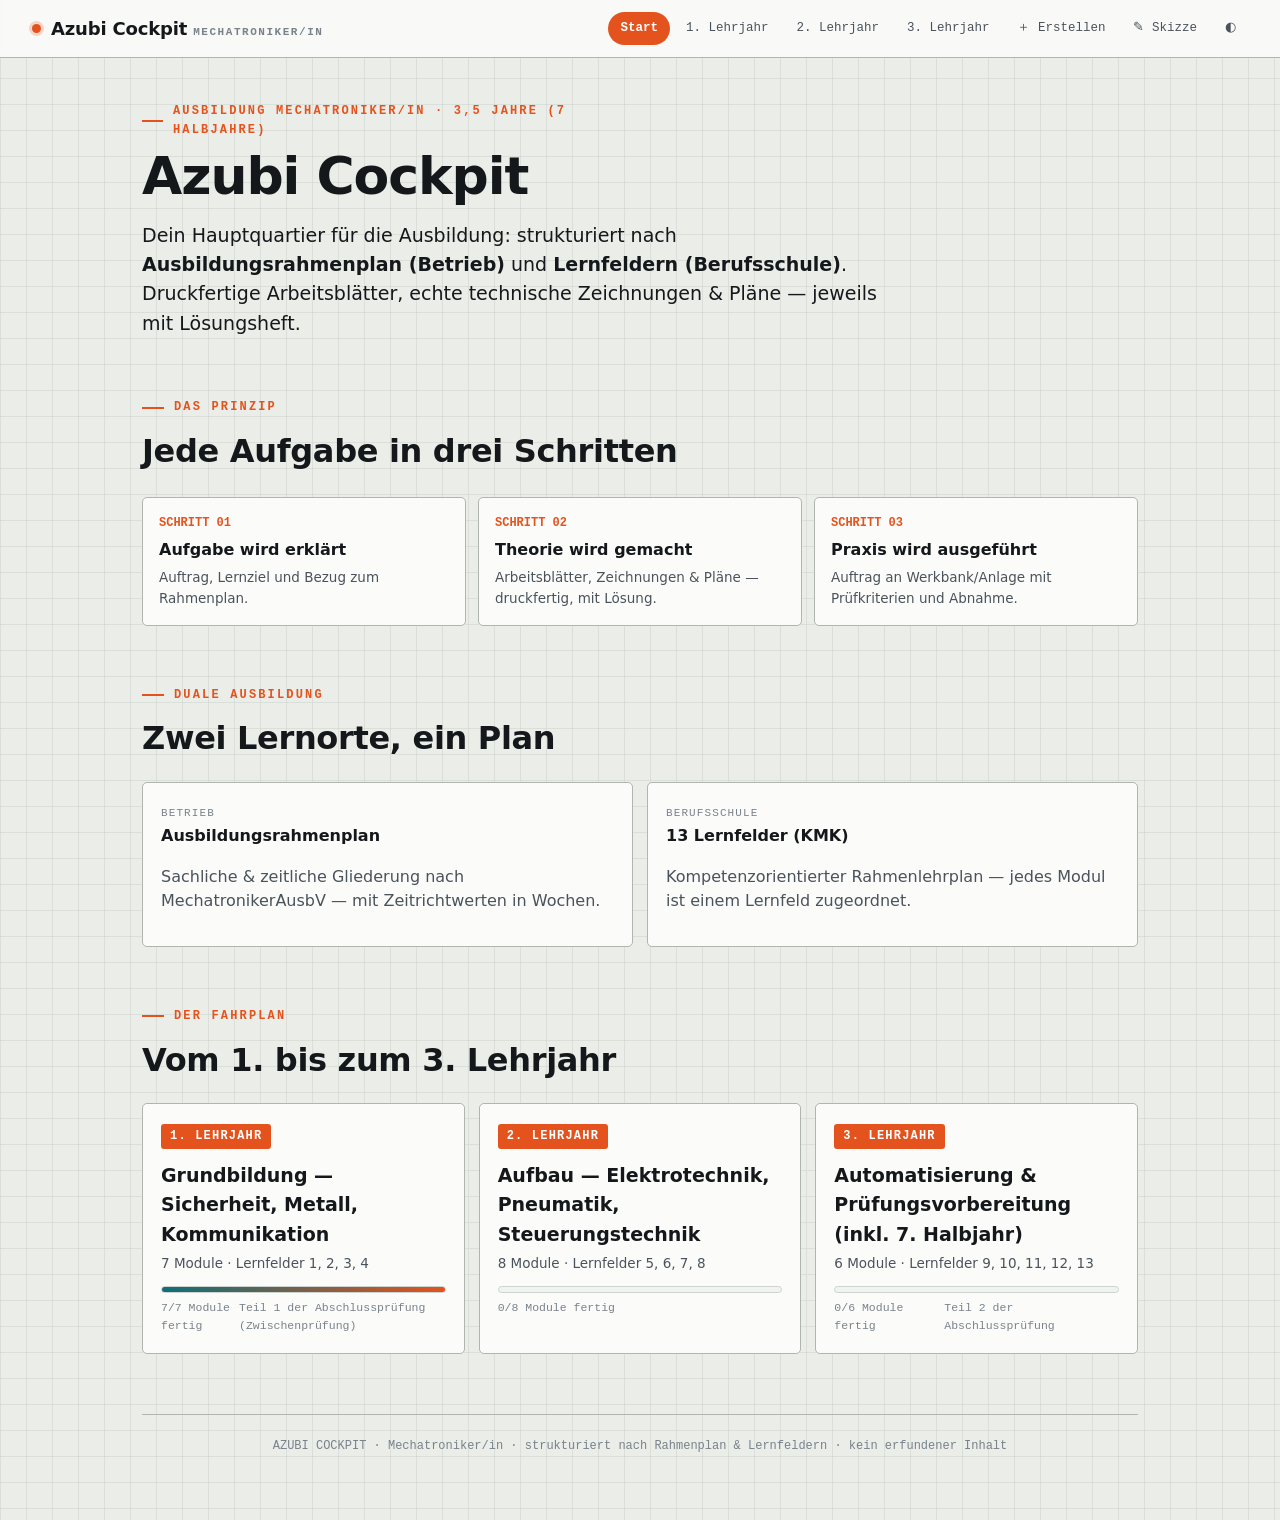
<file: azubi-cockpit.html>
<!doctype html>
<html lang="de">
<head>
<meta charset="utf-8">
<meta name="viewport" content="width=device-width, initial-scale=1">
<title>Azubi Cockpit — Mechatroniker/in</title>
<meta name="description" content="Digitales Ausbildungs-Cockpit fuer Mechatroniker/innen: Ausbildungsrahmenplan und Lernfelder, druckfertige Arbeitsblaetter, normgerechte technische Zeichnungen, Loesungshefte.">
<style>
/* ============================================================================
   Azubi Cockpit — Cockpit-UI (Design: Werkstatt / Blaupause, Theme-aware)
   ==========================================================================*/
:root{
  --ground:#EAEDE8; --panel:#FBFCFA; --panel-2:#F1F3EF;
  --ink:#15181B; --ink-2:#4A525B; --ink-3:#79828B;
  --line:#CDD3CE; --line-strong:#AEB6AF;
  --accent:#E4531D; --accent-ink:#fff; --blue:#0F6E78; --ok:#3F7D3A; --warn:#C8860B;
  --grid: color-mix(in srgb, var(--line) 55%, transparent);
  --font-body: system-ui,-apple-system,"Segoe UI",sans-serif;
  --font-mono: ui-monospace,"Cascadia Code","SF Mono",Menlo,Consolas,monospace;
  --r:5px;
}
@media (prefers-color-scheme:dark){
  :root{--ground:#0E1113;--panel:#161A1D;--panel-2:#1C2124;--ink:#ECEFEB;--ink-2:#9AA4AC;--ink-3:#6C757D;
    --line:#2A3033;--line-strong:#3A4247;--accent:#FF6A38;--accent-ink:#160a04;--blue:#45B5C0;--ok:#67B95F;--warn:#E7AE3A;
    --grid:color-mix(in srgb,var(--line) 85%,transparent);}
}
:root[data-theme="light"]{--ground:#EAEDE8;--panel:#FBFCFA;--panel-2:#F1F3EF;--ink:#15181B;--ink-2:#4A525B;--ink-3:#79828B;
  --line:#CDD3CE;--line-strong:#AEB6AF;--accent:#E4531D;--accent-ink:#fff;--blue:#0F6E78;--ok:#3F7D3A;--warn:#C8860B;--grid:color-mix(in srgb,var(--line) 55%,transparent);}
:root[data-theme="dark"]{--ground:#0E1113;--panel:#161A1D;--panel-2:#1C2124;--ink:#ECEFEB;--ink-2:#9AA4AC;--ink-3:#6C757D;
  --line:#2A3033;--line-strong:#3A4247;--accent:#FF6A38;--accent-ink:#160a04;--blue:#45B5C0;--ok:#67B95F;--warn:#E7AE3A;--grid:color-mix(in srgb,var(--line) 85%,transparent);}

*{box-sizing:border-box}
html,body{margin:0}
body{background:var(--ground);color:var(--ink);font-family:var(--font-body);line-height:1.55;
  background-image:linear-gradient(var(--grid) 1px,transparent 1px),linear-gradient(90deg,var(--grid) 1px,transparent 1px);
  background-size:26px 26px;}
a{color:inherit;text-decoration:none}
.mono{font-family:var(--font-mono)}

/* ---- Topbar ---- */
.topbar{position:sticky;top:0;z-index:20;display:flex;align-items:center;gap:16px;
  padding:12px clamp(14px,4vw,32px);background:color-mix(in srgb,var(--panel) 88%,transparent);
  backdrop-filter:blur(8px);border-bottom:1px solid var(--line-strong)}
.brand{display:flex;align-items:center;gap:10px;font-weight:800;letter-spacing:-.01em;font-size:18px}
.brand .dot{width:9px;height:9px;border-radius:50%;background:var(--accent);box-shadow:0 0 0 3px color-mix(in srgb,var(--accent) 22%,transparent)}
.brand small{font-family:var(--font-mono);font-size:11px;letter-spacing:.14em;text-transform:uppercase;color:var(--ink-3);font-weight:600}
.nav{display:flex;gap:4px;margin-left:auto;flex-wrap:wrap}
.nav a{font-family:var(--font-mono);font-size:12.5px;padding:6px 11px;border-radius:100px;border:1px solid transparent;color:var(--ink-2)}
.nav a:hover{border-color:var(--line-strong);color:var(--ink)}
.nav a.active{background:var(--accent);color:var(--accent-ink);font-weight:700}

.wrap{max-width:1060px;margin:0 auto;padding:clamp(20px,4vw,44px) clamp(14px,4vw,32px)}
.eyebrow{font-family:var(--font-mono);font-size:12px;letter-spacing:.18em;text-transform:uppercase;color:var(--accent);font-weight:600;margin:0 0 10px;display:flex;align-items:center;gap:10px}
.eyebrow::before{content:"";width:22px;height:2px;background:var(--accent)}
h1{font-weight:800;letter-spacing:-.02em;font-size:clamp(30px,6vw,52px);line-height:1;margin:.1em 0 .2em;text-wrap:balance}
h2{font-weight:800;letter-spacing:-.01em;font-size:clamp(22px,3.4vw,32px);margin:0 0 .3em}
p{color:var(--ink-2);max-width:70ch}
.lead{font-size:clamp(16px,2.1vw,19px);color:var(--ink);max-width:62ch}
.crumb{font-family:var(--font-mono);font-size:12px;color:var(--ink-3);margin-bottom:14px}
.crumb a{color:var(--accent)}
section{margin-top:clamp(34px,5vw,60px)}

/* ---- Prinzip flow ---- */
.flow{display:grid;grid-template-columns:repeat(3,1fr);gap:12px;margin-top:20px}
@media(max-width:720px){.flow{grid-template-columns:1fr}}
.step{background:var(--panel);border:1px solid var(--line-strong);border-radius:var(--r);padding:16px}
.step .num{font-family:var(--font-mono);font-size:12px;color:var(--accent);font-weight:700}
.step h3{margin:6px 0 4px;font-size:16px}
.step p{font-size:13.5px;margin:0}

/* ---- Duale Info ---- */
.duale{display:grid;grid-template-columns:1fr 1fr;gap:14px;margin-top:18px}
@media(max-width:640px){.duale{grid-template-columns:1fr}}
.duale .card{background:var(--panel);border:1px solid var(--line-strong);border-radius:var(--r);padding:16px 18px}
.duale .card h3{margin:0 0 4px;font-size:16px}
.duale .card small{font-family:var(--font-mono);font-size:11px;letter-spacing:.1em;text-transform:uppercase;color:var(--ink-3)}

/* ---- Lehrjahr cards ---- */
.lj-grid{display:grid;grid-template-columns:repeat(3,1fr);gap:14px;margin-top:18px}
@media(max-width:820px){.lj-grid{grid-template-columns:1fr}}
.lj-card{display:block;background:var(--panel);border:1px solid var(--line-strong);border-radius:var(--r);padding:18px;transition:border-color .15s,transform .15s}
.lj-card:hover{border-color:var(--accent);transform:translateY(-2px)}
.lj-card .lj{font-family:var(--font-mono);font-weight:700;font-size:12px;letter-spacing:.1em;color:var(--accent-ink);background:var(--accent);padding:3px 9px;border-radius:3px;display:inline-block}
.lj-card h3{margin:12px 0 4px;font-size:19px}
.lj-card p{font-size:13.5px;margin:0 0 12px}
.progress{height:7px;background:var(--panel-2);border:1px solid var(--line);border-radius:100px;overflow:hidden}
.progress > i{display:block;height:100%;background:linear-gradient(90deg,var(--blue),var(--accent))}
.lj-card .pmeta{font-family:var(--font-mono);font-size:11.5px;color:var(--ink-3);margin-top:6px;display:flex;justify-content:space-between}

/* ---- Modul list ---- */
.mod-list{display:flex;flex-direction:column;gap:10px;margin-top:16px}
.mod-row{display:grid;grid-template-columns:auto 1fr auto;align-items:center;gap:14px;background:var(--panel);
  border:1px solid var(--line-strong);border-radius:var(--r);padding:14px 16px;transition:border-color .15s}
.mod-row:hover{border-color:var(--accent)}
.mod-row.locked{opacity:.7}
.badge{font-family:var(--font-mono);font-size:10px;letter-spacing:.08em;text-transform:uppercase;padding:3px 8px;border-radius:3px;font-weight:700;white-space:nowrap}
.badge.fertig{background:color-mix(in srgb,var(--ok) 18%,var(--panel));color:var(--ok);border:1px solid color-mix(in srgb,var(--ok) 45%,var(--line))}
.badge.geruest{background:var(--panel-2);color:var(--ink-3);border:1px solid var(--line-strong)}
.mod-row h3{margin:0 0 2px;font-size:16px}
.mod-row .sub{font-size:12.5px;color:var(--ink-3)}
.mod-row .weeks{font-family:var(--font-mono);font-size:12px;color:var(--ink-2);text-align:right;white-space:nowrap}
.mod-row .fach{font-family:var(--font-mono);font-size:10.5px;color:var(--blue);letter-spacing:.06em;text-transform:uppercase}

/* ---- Lernfelder box ---- */
.lf-box{background:var(--panel);border:1px solid var(--line-strong);border-left:3px solid var(--blue);border-radius:var(--r);padding:14px 16px;margin-top:14px}
.lf-box h3{margin:0 0 8px;font-size:15px}
.lf-item{display:grid;grid-template-columns:auto 1fr auto;gap:10px;padding:6px 0;border-bottom:1px dashed var(--line);font-size:13.5px}
.lf-item:last-child{border-bottom:0}
.lf-item .n{font-family:var(--font-mono);font-weight:700;color:var(--blue)}
.lf-item .h{font-family:var(--font-mono);color:var(--ink-3);font-size:12px}

/* ---- Modul-Detailleiste ---- */
.mod-meta{display:flex;flex-wrap:wrap;gap:8px;margin:14px 0 4px}
.chip{font-family:var(--font-mono);font-size:11.5px;padding:4px 10px;border-radius:100px;border:1px solid var(--line-strong);color:var(--ink-2);background:var(--panel)}
.chip b{color:var(--ink)}

/* ---- Bausteine (Blätter) ---- */
.baustein-grid{display:grid;grid-template-columns:repeat(2,1fr);gap:12px;margin-top:16px}
@media(max-width:700px){.baustein-grid{grid-template-columns:1fr}}
.bs{display:flex;align-items:center;gap:12px;background:var(--panel);border:1px solid var(--line-strong);border-radius:var(--r);padding:14px 16px;transition:border-color .15s}
.bs:hover{border-color:var(--accent)}
.bs .t{flex:1}
.bs .t h3{margin:0;font-size:15px}
.bs .t small{font-family:var(--font-mono);font-size:11px;color:var(--ink-3)}
.typ{font-family:var(--font-mono);font-size:9.5px;letter-spacing:.08em;text-transform:uppercase;font-weight:700;padding:4px 8px;border-radius:3px}
.typ.aufgabe{background:color-mix(in srgb,var(--accent) 16%,var(--panel));color:var(--accent)}
.typ.theorie{background:color-mix(in srgb,var(--blue) 16%,var(--panel));color:var(--blue)}
.typ.zeichnung{background:color-mix(in srgb,var(--blue) 16%,var(--panel));color:var(--blue)}
.typ.praxis{background:color-mix(in srgb,var(--accent) 16%,var(--panel));color:var(--accent)}
.typ.sicherheit{background:color-mix(in srgb,var(--warn) 18%,var(--panel));color:var(--warn)}
.typ.loesung{background:color-mix(in srgb,var(--ok) 16%,var(--panel));color:var(--ok)}

/* ---- Blatt (Detail) ---- */
.blatt-print{background:var(--panel);border:1px solid var(--line-strong);border-radius:var(--r);padding:clamp(18px,3vw,32px);margin-top:16px}
.blatt-head{display:flex;align-items:center;gap:14px;border-bottom:2px solid var(--ink);padding-bottom:12px;margin-bottom:16px}
.blatt-head .no{font-family:var(--font-mono);font-weight:700;color:var(--accent-ink);background:var(--accent);padding:4px 10px;border-radius:3px;font-size:13px}
.blatt-head h2{margin:0;font-size:20px}
.blatt-head .app-tag{margin-left:auto;font-family:var(--font-mono);font-size:11px;letter-spacing:.14em;text-transform:uppercase;color:var(--ink-3)}
.blatt-print h3{font-size:16px;margin:18px 0 6px}
.blatt-print p{color:var(--ink);font-size:14.5px}
.bl-meta{display:flex;flex-wrap:wrap;gap:8px;margin:0 0 6px}
.bl-meta span{font-family:var(--font-mono);font-size:11px;color:var(--ink-3);border:1px solid var(--line);border-radius:100px;padding:2px 9px}
.bl-meta.ok span{color:var(--ok);border-color:color-mix(in srgb,var(--ok) 40%,var(--line))}
.ul,.ol{margin:6px 0;padding-left:22px}.ul li,.ol li{margin:4px 0;color:var(--ink);font-size:14.5px}
.frage{background:var(--panel-2);border:1px dashed var(--line-strong);border-radius:4px;padding:10px 12px;font-size:14px;color:var(--ink)!important}
.formel{font-family:var(--font-mono);background:var(--panel-2);border:1px solid var(--line);border-radius:4px;padding:8px 12px;display:inline-block;color:var(--ink)!important}
.tab{width:100%;border-collapse:collapse;margin:10px 0;font-size:13.5px}
.tab th,.tab td{border:1px solid var(--line-strong);padding:7px 10px;text-align:left}
.tab th{background:var(--panel-2);font-family:var(--font-mono);font-size:11.5px;letter-spacing:.04em;text-transform:uppercase;color:var(--ink-2)}
.tab td{color:var(--ink)}
.chk{display:flex;align-items:flex-start;gap:10px;padding:6px 0;font-size:14.5px;color:var(--ink)}
.box{width:16px;height:16px;border:1.6px solid var(--line-strong);border-radius:3px;flex:none;margin-top:2px}
.chk-hint{font-family:var(--font-mono);font-size:12px;color:var(--ink-3)!important}
.unterschrift{display:flex;flex-wrap:wrap;gap:20px;margin-top:20px;padding-top:14px;border-top:1px dashed var(--line-strong);font-family:var(--font-mono);font-size:13px;color:var(--ink-2)}
.zeichnung-halter{border:1px solid var(--line-strong);border-radius:4px;overflow:hidden;background:#fdfdfb;margin:10px 0}
.zeichnung-halter .az-blatt{display:block;width:100%;height:auto}

/* Sicherheitszeichen */
.sign-grid{display:grid;grid-template-columns:repeat(auto-fill,minmax(150px,1fr));gap:10px;margin:12px 0}
.sign-card{display:flex;align-items:center;gap:10px;background:var(--panel-2);border:1px solid var(--line);border-radius:4px;padding:8px 10px}
.sign-card small{display:block;color:var(--ink-3);font-size:11.5px}
.sign{width:38px;height:38px;flex:none}
.sign-official{display:inline-flex}.sign-official svg{width:38px;height:38px;display:block}

/* Buttons */
.btnrow{display:flex;gap:10px;flex-wrap:wrap;margin-top:18px}
.btn{font-family:var(--font-mono);font-size:13px;font-weight:700;padding:9px 16px;border-radius:100px;border:1px solid var(--line-strong);background:var(--panel);color:var(--ink);cursor:pointer}
.btn.primary{background:var(--accent);color:var(--accent-ink);border-color:var(--accent)}
.btn:hover{border-color:var(--accent)}

.pager{display:flex;justify-content:space-between;gap:10px;margin-top:20px}
.footer{margin-top:60px;padding:22px 0;border-top:1px solid var(--line-strong);font-family:var(--font-mono);font-size:12px;color:var(--ink-3);text-align:center}
.note-mark{color:var(--accent);font-weight:700}

/* ---- Lernpfad ---- */
.pfad{display:flex;flex-direction:column;gap:8px;margin-top:14px}
.pfad-item{display:grid;grid-template-columns:auto auto 1fr auto;align-items:center;gap:12px;background:var(--panel);border:1px solid var(--line-strong);border-radius:var(--r);padding:11px 14px;transition:border-color .15s}
.pfad-item:hover{border-color:var(--accent)}
.pfad-n{font-family:var(--font-mono);font-weight:700;font-size:12px;width:22px;height:22px;display:grid;place-items:center;border-radius:50%;background:var(--panel-2);color:var(--ink-2);border:1px solid var(--line-strong)}
.pfad-t{font-weight:600;font-size:14.5px}
.pfad-tg{font-family:var(--font-mono);font-size:11px;color:var(--ink-3)}
@media(max-width:600px){.pfad-item{grid-template-columns:auto auto 1fr}.pfad-tg{display:none}}

/* ---- Filter ---- */
.filters{display:flex;flex-direction:column;gap:8px;margin:14px 0 16px}
.fgroup{display:flex;flex-wrap:wrap;gap:6px}
.fchip{font-family:var(--font-mono);font-size:12px;padding:5px 12px;border-radius:100px;border:1px solid var(--line-strong);background:var(--panel);color:var(--ink-2);cursor:pointer}
.fchip:hover{border-color:var(--accent);color:var(--ink)}
.fchip.active{background:var(--accent);color:var(--accent-ink);border-color:var(--accent);font-weight:700}

/* ---- Katalog-Karten ---- */
.kgrid{display:grid;grid-template-columns:repeat(2,1fr);gap:12px}
@media(max-width:700px){.kgrid{grid-template-columns:1fr}}
.kcard{display:flex;align-items:center;gap:12px;background:var(--panel);border:1px solid var(--line-strong);border-radius:var(--r);padding:13px 15px;transition:border-color .15s}
.kcard:hover{border-color:var(--accent)}
.kcard .t{flex:1}.kcard .t h3{margin:0;font-size:15px}.kcard .t small{font-family:var(--font-mono);font-size:11px;color:var(--ink-3)}

/* ---- Aufgabe: Fertig/Ergänzen-Umschalter ---- */
.aufgabe .z-toggle{margin:6px 0 10px}
.btn.small{font-size:12px;padding:6px 12px}
.aufgabe .z-erg{display:none}
.aufgabe.erg .z-fertig{display:none}
.aufgabe.erg .z-erg{display:block}
.loesung-box{margin-top:16px;background:var(--panel-2);border:1px solid var(--line-strong);border-radius:var(--r);padding:6px 14px}
.loesung-box summary{cursor:pointer;font-family:var(--font-mono);font-size:13px;font-weight:700;color:var(--ok);padding:8px 0}
.loesung-box p{font-size:14px}
.anknuepf{background:color-mix(in srgb,var(--blue) 12%,var(--panel));border:1px solid color-mix(in srgb,var(--blue) 40%,var(--line));border-radius:var(--r);padding:9px 13px;font-size:13.5px;color:var(--ink);margin:6px 0 4px}
.anknuepf::before{content:"↪ ";color:var(--blue);font-weight:700}

/* Messschieber-Ablesung */
.msch-halter{overflow-x:auto;border:1px solid var(--line-strong);border-radius:4px;background:#fdfdfb;padding:8px 6px;margin:6px 0}
.msch{display:block;min-width:520px;width:100%;height:auto}

/* Aufgabe erstellen (Creator) */
.creator{display:grid;grid-template-columns:340px 1fr;gap:20px;margin-top:18px}
@media(max-width:820px){.creator{grid-template-columns:1fr}}
.creator-form{background:var(--panel);border:1px solid var(--line-strong);border-radius:var(--r);padding:16px}
.creator-form h3{margin:14px 0 6px;font-size:14px}
.creator-form h3:first-child{margin-top:0}
.frow{display:flex;align-items:center;gap:8px;margin:6px 0;flex-wrap:wrap;font-family:var(--font-mono);font-size:12.5px;color:var(--ink-2)}
.creator-form input,.creator-form select{font-family:var(--font-mono);font-size:12.5px;padding:5px 7px;border:1px solid var(--line-strong);border-radius:4px;background:var(--panel-2);color:var(--ink);width:64px}
.creator-form input[type=text]{width:120px}
.featrow{display:flex;align-items:center;gap:6px;flex-wrap:wrap;background:var(--panel-2);border:1px solid var(--line);border-radius:4px;padding:7px 9px;margin:6px 0;font-family:var(--font-mono);font-size:12px}
.featrow .ftag{font-weight:700;color:var(--blue)}
.featrow input{width:52px}
.rmfeat{cursor:pointer;border:1px solid var(--line-strong);background:var(--panel);border-radius:4px;color:var(--accent);font-weight:700;padding:2px 7px}
.addbtns{display:flex;gap:8px;margin:8px 0}

/* Skizzen-Modus (Mini-CAD) */
.sk-bar{display:flex;flex-wrap:wrap;gap:12px;align-items:center;justify-content:space-between;margin-top:16px}
.sk-tools,.sk-actions{display:flex;flex-wrap:wrap;gap:6px;align-items:center}
.sk-tool{font-family:var(--font-mono);font-size:12.5px;padding:6px 12px;border-radius:100px;border:1px solid var(--line-strong);background:var(--panel);color:var(--ink-2);cursor:pointer}
.sk-tool:hover{border-color:var(--accent);color:var(--ink)}
.sk-tool.active{background:var(--accent);color:var(--accent-ink);border-color:var(--accent);font-weight:700}
.sk-chk{font-family:var(--font-mono);font-size:12.5px;color:var(--ink-2);display:flex;align-items:center;gap:5px}
.sk-wrap{margin-top:12px;padding:0;overflow:hidden}
#skcanvas{display:block;width:100%;height:auto;background:#fdfdfb;cursor:crosshair;touch-action:none}
.sk-vis{stroke:#1a1a1a;stroke-width:0.5;fill:none}
.sk-center{stroke:#1a1a1a;stroke-width:0.3;fill:none;stroke-dasharray:6 1.2 0.8 1.2}
.sk-dim{stroke:#1a1a1a;stroke-width:0.3;fill:none}
.sk-dimtx{fill:#1a1a1a;font-family:var(--font-mono);font-size:3px}
.sk-text{font-family:system-ui,sans-serif;font-size:4px;fill:#1a1a1a}
.sk-prev{stroke:var(--accent);stroke-width:0.6;fill:none;stroke-dasharray:2 1}

/* ============================================================================
   Druck: nur das aktuelle Blatt drucken (DIN A4), Rest ausblenden.
   Aktiviert über <body class="print-blatt"> beim Drucken eines Blatts.
   ==========================================================================*/
@media print {
  @page { size: A4; margin: 12mm; }
  body { background: #fff !important; }
  .topbar, .nav, .btnrow, .pager, .footer, .crumb { display: none !important; }

  /* Standard: Seite druckbar */
  body.print-blatt .wrap > *:not(.blatt-print) { display: none !important; }
  body.print-blatt .blatt-print {
    border: none !important; margin: 0 !important; padding: 0 !important;
    background: #fff !important; color: #000 !important;
  }
  .blatt-print, .blatt-print * { color: #000 !important; }
  .blatt-head { border-color: #000 !important; }
  .blatt-head .no { background: #000 !important; color: #fff !important; }
  .zeichnung-halter { border: none !important; page-break-inside: avoid; }
  .az-blatt { width: 100% !important; }
  .tab th { background: #eee !important; }
  .frage, .formel { background: #f4f4f4 !important; }
}

</style>
</head>
<body>
<header class="topbar">
  <a class="brand" href="#/"><span class="dot"></span><span>Azubi&nbsp;Cockpit <small>Mechatroniker/in</small></span></a>
  <nav class="nav">
    <a data-k="start" href="#/">Start</a>
    <a data-k="lj1" href="#/lj/1">1. Lehrjahr</a>
    <a data-k="lj2" href="#/lj/2">2. Lehrjahr</a>
    <a data-k="lj3" href="#/lj/3">3. Lehrjahr</a>
    <a data-k="tools" href="#/tools/erstellen">＋ Erstellen</a>
    <a data-k="skizze" href="#/tools/skizze">✎ Skizze</a>
    <a data-k="theme" href="#" id="themeToggle" title="Hell/Dunkel">◐</a>
  </nav>
</header>
<main id="app"></main>
<script>
/* ============================================================================
   Azubi Cockpit — Curriculum (Gerüst über 3,5 Jahre)
   Ausbildungsberuf: Mechatroniker/in
   Grundlage: Ausbildungsrahmenplan (MechatronikerAusbV), IHK "Sachliche und
   zeitliche Gliederung". Zeitrichtwerte in Wochen sind Richtwerte des
   Rahmenplans und werden an den betrieblichen Ausbildungsplan angepasst.

   status: "fertig"  -> Muster-Modul, Inhalte + Blätter vorhanden
           "geruest" -> Struktur angelegt, Inhalte folgen
   ==========================================================================*/
window.AZ_CURRICULUM = {
  beruf: "Mechatroniker/in",
  dauer: "3,5 Jahre (7 Halbjahre)",
  prinzip: ["Aufgabe wird erklärt", "Theorie wird gemacht", "Praxis wird ausgeführt"],

  /* Berufsschule — KMK-Rahmenlehrplan Mechatroniker/in (13 Lernfelder).
     Stunden für LF1–LF4 belegt (Σ 280 h, 1. Jahr). Übrige Zeitrichtwerte
     laut KMK-Rahmenlehrplan — vor Einsatz fachlich prüfen. */
  lernfelder: [
    { nr: 1,  lj: 1, stunden: 40,  titel: "Analysieren von Funktionszusammenhängen in mechatronischen Systemen" },
    { nr: 2,  lj: 1, stunden: 80,  titel: "Herstellen mechanischer Teilsysteme" },
    { nr: 3,  lj: 1, stunden: 100, titel: "Installieren elektrischer Betriebsmittel unter Beachtung sicherheitstechnischer Aspekte" },
    { nr: 4,  lj: 1, stunden: 60,  titel: "Untersuchen der Energie- und Informationsflüsse in elektrischen, pneumatischen und hydraulischen Baugruppen" },
    { nr: 5,  lj: 2, stunden: null, titel: "Kommunizieren mit Hilfe von Datenverarbeitungssystemen" },
    { nr: 6,  lj: 2, stunden: null, titel: "Planen und Organisieren von Arbeitsabläufen" },
    { nr: 7,  lj: 2, stunden: null, titel: "Realisieren mechatronischer Teilsysteme" },
    { nr: 8,  lj: 2, stunden: null, titel: "Design und Erstellen mechatronischer Systeme" },
    { nr: 9,  lj: 3, stunden: null, titel: "Untersuchen des Informationsflusses in komplexen mechatronischen Systemen" },
    { nr: 10, lj: 3, stunden: null, titel: "Planen der Montage und Demontage" },
    { nr: 11, lj: 3, stunden: null, titel: "Inbetriebnahme, Fehlersuche und Instandsetzung" },
    { nr: 12, lj: 3, stunden: null, titel: "Vorbeugende Instandhaltung" },
    { nr: 13, lj: 3, stunden: null, titel: "Übergabe von mechatronischen Systemen an Kundinnen und Kunden" },
  ],

  lehrjahre: [
    /* ------------------------------------------------------------------ LJ1 */
    {
      nr: 1,
      titel: "1. Lehrjahr",
      untertitel: "Grundbildung — Sicherheit, Metall, Kommunikation",
      pruefung: "Teil 1 der Abschlussprüfung (Zwischenprüfung)",
      lernfelder: [1, 2, 3, 4],
      module: [
        {
          id: "m1-arbeitssicherheit",
          titel: "Arbeits- & Gesundheitsschutz, Umweltschutz",
          fach: "Arbeitssicherheit",
          wochen: "durchgängig · Grundkurs 2 Wo.",
          rahmenplan: "Sicherheit u. Gesundheitsschutz bei der Arbeit; Umweltschutz",
          normen: ["DIN EN ISO 7010", "ArbSchG §5", "DGUV", "BetrSichV"],
          status: "fertig",
          beschreibung: "Gefährdungen erkennen, PSA richtig anwenden, Sicherheitszeichen lesen, Gefährdungsbeurteilung — die Basis für alles Weitere.",
        },
        {
          id: "m2-technische-kommunikation",
          titel: "Betriebl. & technische Kommunikation · Techn. Zeichnen (Grundlagen)",
          fach: "Kommunikation / TZ",
          wochen: "7 Wo.",
          rahmenplan: "Betriebliche und technische Kommunikation",
          normen: ["DIN ISO 128-2", "DIN ISO 129-1", "DIN ISO 5455", "DIN EN ISO 7200"],
          status: "fertig",
          beschreibung: "Technische Zeichnungen lesen und erstellen, Skizzen, Stücklisten, Normen.",
        },
        {
          id: "m3-planen-organisieren",
          titel: "Planen und Organisieren der Arbeit, Bewerten der Ergebnisse",
          fach: "Arbeitsplanung",
          wochen: "5 Wo.",
          rahmenplan: "Planen und Organisieren der Arbeit …",
          normen: [],
          status: "fertig",
          beschreibung: "Arbeitsschritte planen, Material/Werkzeug bereitstellen, Ergebnisse bewerten.",
        },
        {
          id: "m4-pruefen-anreissen",
          titel: "Prüfen, Anreißen und Kennzeichnen",
          fach: "Messtechnik",
          wochen: "3 Wo.",
          rahmenplan: "Prüfen, Anreißen und Kennzeichnen",
          normen: ["DIN ISO 2768-1", "DIN EN ISO 286"],
          status: "fertig",
          beschreibung: "Messschieber & Bügelmessschraube lesen, Toleranzen verstehen (ISO 2768), anreißen und körnen.",
        },
        {
          id: "m5-grundkurs-metall",
          titel: "Grundkurs Metall — Manuelles & maschinelles Bearbeiten",
          fach: "Metalltechnik",
          wochen: "11 Wo.",
          rahmenplan: "Manuelles u. maschinelles Spanen, Trennen und Umformen",
          normen: ["DIN ISO 2768-1", "DIN ISO 128-2", "DIN ISO 129-1"],
          status: "fertig",
          beschreibung: "Feilen, Sägen, Bohren, Senken, Gewindeschneiden — mit echten technischen Zeichnungen zum Fertigen und Prüfen.",
        },
        {
          id: "m6-fuegen",
          titel: "Zusammenbauen und Verbinden von Bauteilen (Fügen)",
          fach: "Montage",
          wochen: "4 Wo.",
          rahmenplan: "Zusammenbauen u. Verbinden von Bauteilen u. Baugruppen",
          normen: [],
          status: "fertig",
          beschreibung: "Schraub-, Steck- und Klemmverbindungen; Baugruppen montieren.",
        },
        {
          id: "m7-zp1",
          titel: "Vorbereitung Zwischenprüfung (Teil 1)",
          fach: "Prüfung",
          wochen: "2 Wo.",
          rahmenplan: "gestreckte Abschlussprüfung Teil 1",
          normen: [],
          status: "fertig",
          beschreibung: "Prüfungssimulation praktisch + schriftlich.",
        },
      ],
    },
    /* ------------------------------------------------------------------ LJ2 */
    {
      nr: 2,
      titel: "2. Lehrjahr",
      untertitel: "Aufbau — Elektrotechnik, Pneumatik, Steuerungstechnik",
      pruefung: "",
      lernfelder: [5, 6, 7, 8],
      module: [
        { id: "m8-elektrotechnik", titel: "Grundlagen Elektrotechnik", fach: "Elektrotechnik", wochen: "6 Wo.", rahmenplan: "Elektrische Größen messen u. beurteilen", normen: ["DIN EN 60617", "DIN VDE 0100"], status: "geruest", beschreibung: "Stromkreis, Messen, Schutzmaßnahmen, Stromlaufpläne." },
        { id: "m9-pneumatik", titel: "Pneumatik — Grundlagen", fach: "Pneumatik", wochen: "4 Wo.", rahmenplan: "Steuerungstechnik (pneumatisch)", normen: ["DIN ISO 1219-1", "DIN ISO 1219-2"], status: "geruest", beschreibung: "Zylinder, Ventile, Schaltpläne nach ISO 1219 zeichnen und ergänzen." },
        { id: "m10-elektropneumatik", titel: "Elektropneumatik", fach: "Pneumatik/E-Technik", wochen: "4 Wo.", rahmenplan: "Steuerungstechnik", normen: ["DIN ISO 1219", "DIN EN 60617"], status: "geruest", beschreibung: "Magnetventile, Relaissteuerung, Verknüpfungen." },
        { id: "m11-hydraulik", titel: "Hydraulik — Grundlagen", fach: "Hydraulik", wochen: "3 Wo.", rahmenplan: "Steuerungstechnik (hydraulisch)", normen: ["DIN ISO 1219-1"], status: "geruest", beschreibung: "Druck, Kraft, Ventile, Sicherheit." },
        { id: "m12-sps", titel: "SPS — Grundlagen", fach: "Automatisierung", wochen: "6 Wo.", rahmenplan: "Programmieren mechatronischer Systeme", normen: ["DIN EN 61131-3"], status: "geruest", beschreibung: "Verdrahtung, KOP/FUP, Ein-/Ausgänge." },
        { id: "m13-installation", titel: "Elektrische Installation & Schaltpläne", fach: "Elektrotechnik", wochen: "4 Wo.", rahmenplan: "Installieren elektrischer Baugruppen", normen: ["DIN EN 60617", "DIN EN 81346"], status: "geruest", beschreibung: "Stromlaufpläne lesen & erstellen." },
        { id: "m14-sensorik", titel: "Sensorik & Aktorik", fach: "Automatisierung", wochen: "3 Wo.", rahmenplan: "Aufbauen u. Prüfen von Steuerungen", normen: [], status: "geruest", beschreibung: "Induktiv/kapazitiv/optisch, Antriebe." },
        { id: "m15-montage", titel: "Montage & Inbetriebnahme von Baugruppen", fach: "Montage", wochen: "4 Wo.", rahmenplan: "Zusammenbauen mechatronischer Baugruppen", normen: [], status: "geruest", beschreibung: "Baugruppen prüfen und in Betrieb nehmen." },
      ],
    },
    /* ------------------------------------------------------------------ LJ3 */
    {
      nr: 3,
      titel: "3. Lehrjahr",
      untertitel: "Automatisierung & Prüfungsvorbereitung (inkl. 7. Halbjahr)",
      pruefung: "Teil 2 der Abschlussprüfung",
      lernfelder: [9, 10, 11, 12, 13],
      module: [
        { id: "m16-sps-aufbau", titel: "SPS-Aufbau, Vernetzung & Bus", fach: "Automatisierung", wochen: "5 Wo.", rahmenplan: "Programmieren u. Vernetzen", normen: ["DIN EN 61131-3", "PROFINET"], status: "geruest", beschreibung: "Feldbus/IO-Link, Visualisierung." },
        { id: "m17-antriebstechnik", titel: "Antriebstechnik", fach: "Antriebe", wochen: "4 Wo.", rahmenplan: "Antriebe auswählen u. in Betrieb nehmen", normen: [], status: "geruest", beschreibung: "Motoren, Frequenzumrichter, Parametrieren." },
        { id: "m18-inbetriebnahme", titel: "Automatisierte Systeme in Betrieb nehmen", fach: "Automatisierung", wochen: "5 Wo.", rahmenplan: "Inbetriebnahme mechatronischer Systeme", normen: [], status: "geruest", beschreibung: "Gesamtanlage, Schnittstellen." },
        { id: "m19-fehlersuche", titel: "Fehlersuche & Instandhaltung", fach: "Instandhaltung", wochen: "4 Wo.", rahmenplan: "Instandhalten mechatronischer Systeme", normen: [], status: "geruest", beschreibung: "Systematische Diagnose, Wartungsplan." },
        { id: "m20-programmierung", titel: "Programmierung & Visualisierung", fach: "Automatisierung", wochen: "4 Wo.", rahmenplan: "Programmieren", normen: ["DIN EN 61131-3"], status: "geruest", beschreibung: "Ablaufsteuerungen, HMI." },
        { id: "m21-pruefung2", titel: "Prüfungsvorbereitung Teil 2", fach: "Prüfung", wochen: "6 Wo.", rahmenplan: "betrieblicher Auftrag · Fachgespräch · schriftlich", normen: [], status: "geruest", beschreibung: "Abschlussprüfung Teil 2 gezielt vorbereiten." },
      ],
    },
  ],
};


/* ============================================================================
   Azubi Cockpit — Zeichen-Engine (normgerecht)
   Erzeugt technische Zeichnungen als SVG nach:
     - DIN ISO 5455 (Maßstäbe, automatisch gewählt)
     - DIN ISO 128-2 (Linienarten)
     - DIN ISO 129-1 (Bemaßung)
     - DIN ISO 5456-2 (Projektion, europäische Methode)
     - DIN EN ISO 7200 (Schriftfeld) / DIN EN ISO 5457 (Blattformat)
   Regel: Objekt hat reale mm-Maße; Engine skaliert genormt und passt es in den
   Zeichenbereich ein -> nichts läuft über den Rand.
   ==========================================================================*/
window.AZ = window.AZ || {};

AZ.NORM = {
  /* Genormte Maßstäbe DIN ISO 5455 als Faktor (Zeichnung/Wirklichkeit) */
  massstaebe: [
    { r: 50, l: "50:1" }, { r: 20, l: "20:1" }, { r: 10, l: "10:1" },
    { r: 5, l: "5:1" }, { r: 2, l: "2:1" }, { r: 1, l: "1:1" },
    { r: 0.5, l: "1:2" }, { r: 0.2, l: "1:5" }, { r: 0.1, l: "1:10" },
    { r: 0.05, l: "1:20" }, { r: 0.02, l: "1:50" }, { r: 0.01, l: "1:100" },
    { r: 0.005, l: "1:200" }, { r: 0.002, l: "1:500" }, { r: 0.001, l: "1:1000" },
  ],
  /* DIN ISO 2768-1 Grenzabmaße Längenmaße (± mm) je Nennmaßbereich */
  tolLaenge: {
    grenzen: [3, 6, 30, 120, 400, 1000, 2000],
    f: [0.05, 0.05, 0.1, 0.15, 0.2, 0.3, 0.5],
    m: [0.1, 0.1, 0.2, 0.3, 0.5, 0.8, 1.2],
    c: [0.2, 0.3, 0.5, 0.8, 1.2, 2.0, 3.0],
    v: [null, 0.5, 1.0, 1.5, 2.5, 4.0, 6.0],
  },
  /* Blattformate DIN EN ISO 5457 (Breite x Höhe mm) */
  formate: {
    A4quer: [297, 210], A4hoch: [210, 297], A3quer: [420, 297],
  },
};

/* Grenzabmaß ± für ein Nennmaß und eine Toleranzklasse (ISO 2768-1) */
AZ.grenzabmass = function (nennmass, klasse) {
  klasse = klasse || "m";
  var t = AZ.NORM.tolLaenge, g = t.grenzen, arr = t[klasse];
  var n = Math.abs(nennmass);
  for (var i = 0; i < g.length; i++) { if (n <= g[i]) return arr[i]; }
  return arr[arr.length - 1];
};

/* Wählt den größten genormten Maßstab, mit dem (bw x bh) in (tw x th) passt */
AZ.waehleMassstab = function (bw, bh, tw, th) {
  var max = Math.min(tw / bw, th / bh);
  var ms = AZ.NORM.massstaebe;
  for (var i = 0; i < ms.length; i++) { if (ms[i].r <= max + 1e-9) return ms[i]; }
  return ms[ms.length - 1];
};

var _azId = 0;

/* ----------------------------------------------------------------------------
   AZ.Blatt — ein Zeichnungsblatt mit Rahmen + Schriftfeld
   cfg: { format, titel, werkstoff, nummer, ersteller, datum, toleranz,
          projektion:"1", benennungZusatz }
   ---------------------------------------------------------------------------*/
AZ.Blatt = function (cfg) {
  cfg = cfg || {};
  var fmt = AZ.NORM.formate[cfg.format || "A4quer"];
  this.W = fmt[0]; this.H = fmt[1];
  this.cfg = cfg;
  this.uid = "az" + (++_azId);
  this.body = [];            // svg-Elemente des Zeichenbereichs
  this.massstabLabel = cfg.massstab || "1:1";
  // Rahmen/Ränder (ISO 5457: Heftrand links 20, sonst 10)
  this.mL = 20; this.mR = 10; this.mT = 10; this.mB = 10;
  // Schriftfeld (max. 180 breit ISO 7200) unten rechts
  this.sfW = 180; this.sfH = 30;
};

AZ.Blatt.prototype._zeichenbereich = function () {
  // Fläche für die Zeichnung: innerhalb Rahmen, oberhalb Schriftfeld
  return {
    x: this.mL + 6,
    y: this.mT + 6,
    w: (this.W - this.mR) - (this.mL) - 12,
    h: (this.H - this.mB - this.sfH - 6) - (this.mT) - 12,
  };
};

/* Zeichnung platzieren: worldBBox {x,y,w,h} (reale mm inkl. Bemaßung),
   drawFn(pen) zeichnet in Welt-mm. Engine skaliert genormt + zentriert. */
AZ.Blatt.prototype.zeichnung = function (worldBBox, drawFn) {
  var zb = this._zeichenbereich();
  var msf = AZ.waehleMassstab(worldBBox.w, worldBBox.h, zb.w, zb.h);
  var s = msf.r;
  this.massstabLabel = msf.l;
  // Zentrieren im Zeichenbereich
  var drawW = worldBBox.w * s, drawH = worldBBox.h * s;
  var ox = zb.x + (zb.w - drawW) / 2 - worldBBox.x * s;
  var oy = zb.y + (zb.h - drawH) / 2 - worldBBox.y * s;
  var pen = new AZ.Pen(this, s, ox, oy);
  drawFn(pen);
  return this;
};

AZ.Blatt.prototype.push = function (svg) { this.body.push(svg); };

/* Schriftfeld nach DIN EN ISO 7200 (kompakt) */
AZ.Blatt.prototype._schriftfeld = function () {
  var c = this.cfg;
  var x = this.W - this.mR - this.sfW, y = this.H - this.mB - this.sfH;
  var w = this.sfW, h = this.sfH;
  var e = [];
  function box(bx, by, bw, bh) { e.push('<rect x="' + bx + '" y="' + by + '" width="' + bw + '" height="' + bh + '" class="az-sf"/>'); }
  function k(bx, by, t) { e.push('<text x="' + bx + '" y="' + by + '" class="az-sfk">' + AZ.esc(t) + '</text>'); }
  function v(bx, by, t) { e.push('<text x="' + bx + '" y="' + by + '" class="az-sfv">' + AZ.esc(t) + '</text>'); }
  box(x, y, w, h);
  // Spalten
  var c1 = x, c2 = x + 108, c3 = x + 150;
  e.push('<line x1="' + c2 + '" y1="' + y + '" x2="' + c2 + '" y2="' + (y + h) + '" class="az-sf"/>');
  e.push('<line x1="' + c3 + '" y1="' + y + '" x2="' + c3 + '" y2="' + (y + h) + '" class="az-sf"/>');
  // Zeilen linke Spalte
  e.push('<line x1="' + c1 + '" y1="' + (y + 16) + '" x2="' + c2 + '" y2="' + (y + 16) + '" class="az-sf"/>');
  // Benennung (groß)
  k(c1 + 2, y + 5, "BENENNUNG");
  v(c1 + 2, y + 13, c.titel || "—");
  k(c1 + 2, y + 21, "ALLGEMEINTOLERANZ");
  v(c1 + 2, y + 28, "ISO 2768-" + (c.toleranz || "m"));
  // Mittlere Spalte: Werkstoff / Maßstab
  e.push('<line x1="' + c2 + '" y1="' + (y + 16) + '" x2="' + c3 + '" y2="' + (y + 16) + '" class="az-sf"/>');
  k(c2 + 2, y + 5, "WERKSTOFF"); v(c2 + 2, y + 13, c.werkstoff || "—");
  k(c2 + 2, y + 21, "MASSSTAB"); v(c2 + 2, y + 28, this.massstabLabel);
  // Rechte Spalte: Zeichnungsnr / Datum / Projektionssymbol (je 10 mm Zeile)
  e.push('<line x1="' + c3 + '" y1="' + (y + 10) + '" x2="' + (x + w) + '" y2="' + (y + 10) + '" class="az-sf"/>');
  e.push('<line x1="' + c3 + '" y1="' + (y + 20) + '" x2="' + (x + w) + '" y2="' + (y + 20) + '" class="az-sf"/>');
  k(c3 + 2, y + 4, "ZEICHN.-NR"); v(c3 + 2, y + 8.6, c.nummer || "—");
  k(c3 + 2, y + 14, "DATUM"); v(c3 + 2, y + 18.6, c.datum || "__.__.____");
  // Projektionssymbol (1. Winkel), zentriert in der unteren rechten Zelle
  this._projektion(c3 + 5, y + 25, e);
  return e.join("");
};

AZ.Blatt.prototype._projektion = function (px, py, e) {
  // vereinfachtes Symbol Projektionsmethode 1 (europäisch)
  e.push('<g transform="translate(' + px + ',' + py + ')">' +
    '<path d="M0,-4 L8,-2 L8,2 L0,4 Z" class="az-thin" fill="none"/>' +
    '<circle cx="18" cy="0" r="2.4" class="az-thin" fill="none"/>' +
    '<circle cx="18" cy="0" r="4" class="az-thin" fill="none"/>' +
    '<line x1="8" y1="0" x2="14" y2="0" class="az-thin"/>' +
    '</g>');
};

AZ.Blatt.prototype.svg = function () {
  var vb = "0 0 " + this.W + " " + this.H;
  var frameX = this.mL, frameY = this.mT,
    frameW = this.W - this.mL - this.mR, frameH = this.H - this.mT - this.mB;
  var out = '<svg class="az-blatt" viewBox="' + vb + '" role="img" ' +
    'aria-label="' + AZ.esc(this.cfg.titel || "Technische Zeichnung") + '" ' +
    'preserveAspectRatio="xMidYMid meet" xmlns="http://www.w3.org/2000/svg">';
  out += AZ._defs(this.uid);
  out += AZ._style();
  // Blattfläche + Rahmen
  out += '<rect x="0" y="0" width="' + this.W + '" height="' + this.H + '" fill="#fdfdfb"/>';
  out += '<rect x="' + frameX + '" y="' + frameY + '" width="' + frameW + '" height="' + frameH + '" class="az-frame"/>';
  // Zeichnungsinhalt
  out += '<g marker-mid="">' + this.body.join("") + '</g>';
  // Schriftfeld
  out += this._schriftfeld();
  out += "</svg>";
  return out;
};

/* ----------------------------------------------------------------------------
   AZ.Pen — zeichnet in Welt-mm, transformiert in Blatt-mm (Skalierung s)
   ---------------------------------------------------------------------------*/
AZ.Pen = function (blatt, s, ox, oy) {
  this.b = blatt; this.s = s; this.ox = ox; this.oy = oy;
};
AZ.Pen.prototype.X = function (x) { return +(this.ox + x * this.s).toFixed(3); };
AZ.Pen.prototype.Y = function (y) { return +(this.oy + y * this.s).toFixed(3); };
AZ.Pen.prototype._p = function (svg) { this.b.push(svg); };

AZ.Pen.prototype.rect = function (x, y, w, h, cls) {
  cls = cls || "az-vis";
  this._p('<rect x="' + this.X(x) + '" y="' + this.Y(y) + '" width="' + (w * this.s).toFixed(3) +
    '" height="' + (h * this.s).toFixed(3) + '" class="' + cls + '" fill="none"/>');
};
AZ.Pen.prototype.line = function (x1, y1, x2, y2, cls) {
  cls = cls || "az-vis";
  this._p('<line x1="' + this.X(x1) + '" y1="' + this.Y(y1) + '" x2="' + this.X(x2) + '" y2="' + this.Y(y2) + '" class="' + cls + '"/>');
};
AZ.Pen.prototype.circle = function (cx, cy, r, cls) {
  cls = cls || "az-vis";
  this._p('<circle cx="' + this.X(cx) + '" cy="' + this.Y(cy) + '" r="' + (r * this.s).toFixed(3) + '" class="' + cls + '" fill="none"/>');
};
AZ.Pen.prototype.center = function (x1, y1, x2, y2) { this.line(x1, y1, x2, y2, "az-center"); };
AZ.Pen.prototype.hidden = function (x1, y1, x2, y2) { this.line(x1, y1, x2, y2, "az-hidden"); };
AZ.Pen.prototype.fill = function (x, y, w, h) {
  this._p('<rect x="' + this.X(x) + '" y="' + this.Y(y) + '" width="' + (w * this.s).toFixed(3) +
    '" height="' + (h * this.s).toFixed(3) + '" class="az-part"/>');
};
AZ.Pen.prototype.text = function (x, y, t, cls) {
  cls = cls || "az-dimtx";
  this._p('<text x="' + this.X(x) + '" y="' + this.Y(y) + '" class="' + cls + '">' + AZ.esc(t) + '</text>');
};

/* Bemaßung: Maßhilfslinien (schmal, Überstand), Maßlinie mit Pfeilen, Maßzahl
   dimH(x1,x2, yMass, yKante, opts) — horizontal, Maß = |x2-x1| mm             */
AZ.Pen.prototype.dimH = function (x1, x2, yMass, yKante, opts) {
  opts = opts || {};
  var uid = this.b.uid, over = 1.5; // Überstand Maßhilfslinie mm
  var dir = (yMass < yKante) ? -1 : 1;
  this._p('<line x1="' + this.X(x1) + '" y1="' + this.Y(yKante) + '" x2="' + this.X(x1) + '" y2="' + this.Y(yMass + dir * over) + '" class="az-thin"/>');
  this._p('<line x1="' + this.X(x2) + '" y1="' + this.Y(yKante) + '" x2="' + this.X(x2) + '" y2="' + this.Y(yMass + dir * over) + '" class="az-thin"/>');
  this._p('<line x1="' + this.X(x1) + '" y1="' + this.Y(yMass) + '" x2="' + this.X(x2) + '" y2="' + this.Y(yMass) +
    '" class="az-thin" marker-start="url(#' + uid + 'as)" marker-end="url(#' + uid + 'ae)"/>');
  var t = (opts.text != null) ? opts.text : String(Math.round(Math.abs(x2 - x1)));
  var mx = (x1 + x2) / 2, ty = yMass + dir * 1.4;
  this._p('<text x="' + this.X(mx) + '" y="' + this.Y(ty) + '" class="' + (opts.cls || 'az-dimtx') + '" text-anchor="middle">' + AZ.esc(t) + '</text>');
};
AZ.Pen.prototype.dimV = function (y1, y2, xMass, xKante, opts) {
  opts = opts || {};
  var uid = this.b.uid, over = 1.5;
  var dir = (xMass < xKante) ? -1 : 1;
  this._p('<line x1="' + this.X(xKante) + '" y1="' + this.Y(y1) + '" x2="' + this.X(xMass + dir * over) + '" y2="' + this.Y(y1) + '" class="az-thin"/>');
  this._p('<line x1="' + this.X(xKante) + '" y1="' + this.Y(y2) + '" x2="' + this.X(xMass + dir * over) + '" y2="' + this.Y(y2) + '" class="az-thin"/>');
  this._p('<line x1="' + this.X(xMass) + '" y1="' + this.Y(y1) + '" x2="' + this.X(xMass) + '" y2="' + this.Y(y2) +
    '" class="az-thin" marker-start="url(#' + uid + 'as)" marker-end="url(#' + uid + 'ae)"/>');
  var t = (opts.text != null) ? opts.text : String(Math.round(Math.abs(y2 - y1)));
  var my = (y1 + y2) / 2, tx = this.X(xMass + dir * 1.6), tyy = this.Y(my);
  this._p('<text x="' + tx + '" y="' + tyy + '" class="' + (opts.cls || 'az-dimtx') + '" text-anchor="middle" transform="rotate(-90 ' + tx + ' ' + tyy + ')">' + AZ.esc(t) + '</text>');
};
/* Durchmesser-Bemaßung als Hinweislinie: ⌀d  */
AZ.Pen.prototype.dimDia = function (cx, cy, r, angDeg, d, opts) {
  opts = opts || {};
  var a = angDeg * Math.PI / 180;
  var x1 = cx + r * Math.cos(a), y1 = cy + r * Math.sin(a);
  var x2 = cx + (r + 8) * Math.cos(a), y2 = cy + (r + 8) * Math.sin(a);
  this.line(x1, y1, x2, y2, "az-thin");
  var t = (opts.text != null) ? opts.text : ("⌀" + d);
  this._p('<text x="' + this.X(x2 + 1) + '" y="' + this.Y(y2) + '" class="' + (opts.cls || 'az-dimtx') + '">' + AZ.esc(t) + '</text>');
};

/* Innengewinde in Vorderansicht (DIN ISO 6410):
   Kernloch = breiter Vollkreis, Gewinde-Nenn-⌀ = schmaler 3/4-Kreis */
AZ.Pen.prototype.gewindeFront = function (cx, cy, dNom, core) {
  this.circle(cx, cy, core / 2, "az-vis");           // Kernloch (breit)
  var r = (dNom / 2) * this.s, X = this.X(cx), Y = this.Y(cy);
  var a0 = Math.PI * 0.13, a1 = Math.PI * 1.87;      // Lücke oben rechts
  var x0 = (X + r * Math.cos(a0)).toFixed(2), y0 = (Y + r * Math.sin(a0)).toFixed(2);
  var x1 = (X + r * Math.cos(a1)).toFixed(2), y1 = (Y + r * Math.sin(a1)).toFixed(2);
  this._p('<path d="M' + x0 + ',' + y0 + ' A' + r.toFixed(2) + ',' + r.toFixed(2) +
    ' 0 1 1 ' + x1 + ',' + y1 + '" class="az-thin" fill="none"/>');
};

/* Schnittschraffur (45°, schmal) innerhalb einer Polygon-Kontur, abzügl. Löcher.
   points/holes: Arrays von [x,y] in Welt-mm (Löcher = Polygon-Arrays) */
AZ.Pen.prototype.hatchPoly = function (points, holes, spacing) {
  spacing = spacing || 2.4;
  var self = this, uid = this.b.uid + "h" + (this.b._hc = (this.b._hc || 0) + 1);
  function poly(pts) {
    return "M" + pts.map(function (p) { return self.X(p[0]) + "," + self.Y(p[1]); }).join(" L") + " Z";
  }
  var d = poly(points);
  (holes || []).forEach(function (ho) { d += " " + poly(ho); });
  this._p('<clipPath id="' + uid + '"><path d="' + d + '" clip-rule="evenodd"/></clipPath>');
  var xs = points.map(function (p) { return p[0]; }), ys = points.map(function (p) { return p[1]; });
  var minx = Math.min.apply(0, xs), maxx = Math.max.apply(0, xs), miny = Math.min.apply(0, ys), maxy = Math.max.apply(0, ys);
  var X0 = this.X(minx), Y0 = this.Y(miny), W = (maxx - minx) * this.s, H = (maxy - miny) * this.s;
  var step = spacing * this.s, lines = "";
  for (var off = -H; off < W; off += step) {
    lines += '<line x1="' + (X0 + off).toFixed(2) + '" y1="' + Y0.toFixed(2) +
      '" x2="' + (X0 + off + H).toFixed(2) + '" y2="' + (Y0 + H).toFixed(2) + '" class="az-thin"/>';
  }
  this._p('<g clip-path="url(#' + uid + ')">' + lines + "</g>");
};

/* Polygonzug (Kontur) zeichnen */
AZ.Pen.prototype.poly = function (points, cls) {
  cls = cls || "az-vis";
  var self = this;
  var d = "M" + points.map(function (p) { return self.X(p[0]) + "," + self.Y(p[1]); }).join(" L") + " Z";
  this._p('<path d="' + d + '" class="' + cls + '" fill="none"/>');
};

/* Polygon-Fläche füllen (Materialtönung) */
AZ.Pen.prototype.fillPoly = function (points) {
  var self = this;
  var d = "M" + points.map(function (p) { return self.X(p[0]) + "," + self.Y(p[1]); }).join(" L") + " Z";
  this._p('<path d="' + d + '" class="az-part"/>');
};

/* Oberflächenangabe DIN EN ISO 21920 (Grundsymbol + Ra), feste mm-Größe */
AZ.Pen.prototype.oberflaeche = function (x, y, ra) {
  var X = this.X(x), Y = this.Y(y);
  this._p('<path d="M' + (X - 2.2) + ',' + Y + ' L' + (X - 0.6) + ',' + (Y + 2.4) +
    ' L' + (X + 2.6) + ',' + (Y - 3.4) + '" class="az-vis" fill="none"/>');
  this._p('<text x="' + (X - 2) + '" y="' + (Y - 1.2) + '" class="az-note">Ra ' + AZ.esc(ra) + '</text>');
};

/* Schnittverlaufslinie (Strichpunkt breit an Enden) mit Pfeilen + Buchstaben */
AZ.Pen.prototype.schnittlinie = function (x1, x2, y, letter) {
  var uid = this.b.uid;
  this.line(x1, y, x2, y, "az-center");
  // Pfeile nach unten (Blickrichtung) + Buchstaben an beiden Enden
  this._p('<line x1="' + this.X(x1) + '" y1="' + this.Y(y) + '" x2="' + this.X(x1) + '" y2="' + this.Y(y + 5) +
    '" class="az-vis" marker-end="url(#' + uid + 'ae)"/>');
  this._p('<line x1="' + this.X(x2) + '" y1="' + this.Y(y) + '" x2="' + this.X(x2) + '" y2="' + this.Y(y + 5) +
    '" class="az-vis" marker-end="url(#' + uid + 'ae)"/>');
  this.text(x1 - 1, y - 1.5, letter, "az-lblb");
  this.text(x2 + 1.5, y - 1.5, letter, "az-lblb");
};

/* ---- gemeinsame Defs / Style (in jedes SVG eingebettet -> druckt s/w) ---- */
AZ._defs = function (uid) {
  // Maßpfeile ~3 mm (userSpaceOnUse = mm, da viewBox in mm)
  return '<defs>' +
    '<marker id="' + uid + 'ae" markerWidth="3.2" markerHeight="2.4" refX="3" refY="1.2" orient="auto" markerUnits="userSpaceOnUse">' +
    '<path d="M0,0.3 L3,1.2 L0,2.1 Z" fill="#1a1a1a"/></marker>' +
    '<marker id="' + uid + 'as" markerWidth="3.2" markerHeight="2.4" refX="0.2" refY="1.2" orient="auto" markerUnits="userSpaceOnUse">' +
    '<path d="M3.2,0.3 L0.2,1.2 L3.2,2.1 Z" fill="#1a1a1a"/></marker>' +
    '</defs>';
};
AZ._style = function () {
  return '<style>' +
    '.az-blatt text{font-family:ui-monospace,"Cascadia Code",Menlo,Consolas,monospace}' +
    '.az-frame{fill:none;stroke:#1a1a1a;stroke-width:0.5}' +
    '.az-vis{stroke:#1a1a1a;stroke-width:0.5;fill:none;stroke-linecap:round;stroke-linejoin:round}' +
    '.az-thin{stroke:#1a1a1a;stroke-width:0.25;fill:none}' +
    '.az-center{stroke:#1a1a1a;stroke-width:0.25;fill:none;stroke-dasharray:6 1.2 0.8 1.2}' +
    '.az-hidden{stroke:#1a1a1a;stroke-width:0.35;fill:none;stroke-dasharray:2.5 1.2}' +
    '.az-part{fill:#eceae2;stroke:none}' +
    '.az-dimtx{fill:#1a1a1a;font-size:3.2px;font-weight:600}' +
    '.az-note{fill:#1a1a1a;font-size:3px}' +
    '.az-lblb{fill:#1a1a1a;font-size:4px;font-weight:800}' +
    '.az-todo{fill:#E4531D;font-size:4px;font-weight:800}' +
    '.az-sf{fill:none;stroke:#1a1a1a;stroke-width:0.35}' +
    '.az-sfk{fill:#666;font-size:2.4px;letter-spacing:.03em}' +
    '.az-sfv{fill:#1a1a1a;font-size:3.4px;font-weight:700}' +
    '</style>';
};

AZ.esc = function (s) {
  return String(s == null ? "" : s).replace(/[&<>"]/g, function (c) {
    return { "&": "&amp;", "<": "&lt;", ">": "&gt;", '"': "&quot;" }[c];
  });
};


/* ============================================================================
   Azubi Cockpit — Parametrischer Teile-Generator
   Beschreibt ein Werkstück als Daten -> erzeugt normgerechte Zeichnung
   (Vorderansicht + Schnitt A–A + Bemaßung + Schriftfeld) und leitet daraus
   automatisch die Prüfmaße ab. Baut auf AZ.Blatt / AZ.Pen (zeichnung.js) auf.
   ==========================================================================*/
window.AZ = window.AZ || {};
AZ.parts = AZ.parts || {};

/* Lochkreis-Positionen (Teilkreis) — hier definiert, damit teile.js
   unabhängig von der Ladereihenfolge funktioniert. */
if (typeof azTeilkreis === "undefined") {
  window.azTeilkreis = function (cx, cy, r, n, start, d) {
    var arr = [], a0 = (start == null ? 45 : start) * Math.PI / 180;
    for (var i = 0; i < n; i++) { var a = a0 + i * 2 * Math.PI / n; arr.push({ typ: "bohrung", x: +(cx + r * Math.cos(a)).toFixed(1), y: +(cy + r * Math.sin(a)).toFixed(1), d: d }); }
    return arr;
  };
}

/* Kernlochdurchmesser metr. ISO-Regelgewinde (DIN 13, mm) */
AZ.KERNLOCH = { M3: 2.5, M4: 3.3, M5: 4.2, M6: 5.0, M8: 6.8, M10: 8.5, M12: 10.2 };
/* Steigung P (mm) */
AZ.STEIGUNG = { M3: 0.5, M4: 0.7, M5: 0.8, M6: 1.0, M8: 1.25, M10: 1.5, M12: 1.75 };
/* Grundtoleranz IT9 (µm) je Nennmaßbereich (DIN EN ISO 286) */
AZ.IT9 = { grenzen: [3, 6, 10, 18, 30, 50, 80, 120], w: [25, 30, 36, 43, 52, 62, 74, 87] };

AZ.itWert = function (d, tab) {
  for (var i = 0; i < tab.grenzen.length; i++) if (d <= tab.grenzen[i]) return tab.w[i];
  return tab.w[tab.w.length - 1];
};
/* Passung H9 (Bohrung): unteres Abmaß 0, oberes +IT9 (in mm) */
AZ.passungH9 = function (d) {
  var it = AZ.itWert(d, AZ.IT9) / 1000;
  return { ob: it, un: 0, text: "+" + AZ.mm(it) + " / 0" };
};
AZ.mm = function (v) { return (v).toFixed(3).replace(/0+$/, "").replace(/\.$/, "").replace(".", ","); };

/* -------- Feature normalisieren -------- */
function azNormFeature(f) {
  var g = { typ: f.typ, x: f.x, y: f.y };
  if (f.typ === "gewinde") { g.gew = f.gew; g.nom = parseFloat(f.gew.slice(1)); g.core = AZ.KERNLOCH[f.gew]; }
  else if (f.typ === "langloch") { g.l = f.l; g.d = f.d; g.form = f.form || "rund"; }
  else { g.d = f.d; g.passung = f.passung || null; g.senkung = f.senkung || null; }
  return g;
}

/* ==========================================================================
   AZ.parts.platte(spec) — rechteckige Platte mit Bohrungen/Gewinden
   spec: { benennung, nummer, werkstoff, toleranz, w, h, t,
           features:[{typ:'bohrung',x,y,d,passung,senkung:{d}} |
                     {typ:'gewinde',x,y,gew:'M8'}],
           fase, ra, schnitt:true, schnittY }
   ========================================================================== */
AZ.parts.platte = function (spec) {
  spec = Object.assign({ werkstoff: "S235JR", toleranz: "m", schnitt: true, features: [] }, spec);
  spec._features = spec.features.map(azNormFeature);
  if (spec.schnittY == null) spec.schnittY = spec.h / 2;
  return {
    spec: spec,
    svg: function (modus) { return azBuildPlatte(spec, modus === "ergaenzen" ? "ergaenzen" : "fertig"); },
    masse: function () { return azPlatteMasse(spec); },
  };
};

function azBuildPlatte(spec, modus) {
  var voll = (modus === "fertig");
  var w = spec.w, h = spec.h, t = spec.t, fase = spec.fase || 0;
  var b = new AZ.Blatt({
    format: "A4quer", titel: spec.benennung, werkstoff: spec.werkstoff,
    nummer: spec.nummer, toleranz: spec.toleranz, ersteller: "Azubi",
  });
  var schnitt = voll && spec.schnitt && spec._features.length > 0;
  var gap = 15, sy0 = h + gap, sy1 = sy0 + t;
  var yBot = schnitt ? (sy1 + 12) : (h + 12);
  var world = { x: -16, y: -18, w: w + 30, h: yBot + 18 };

  b.zeichnung(world, function (p) {
    /* ---- Vorderansicht ---- */
    p.fill(0, 0, w, h);
    p.rect(0, 0, w, h, "az-vis");
    var feats = spec._features;
    // horizontale Mittellinie auf Schnitthöhe
    p.center(-5, spec.schnittY, w + 5, spec.schnittY);
    feats.forEach(function (f, i) {
      p.center(f.x, -5, f.x, h + 5);
      if (!voll && i > 0) { p.text(f.x - 0.6, f.y + 1.5, "?", "az-todo"); return; }
      if (f.typ === "gewinde") p.gewindeFront(f.x, f.y, f.nom, f.core);
      else if (f.typ === "langloch") {
        var r = f.d / 2, dxx = Math.max(0, f.l / 2 - r), xL = f.x - dxx, xR = f.x + dxx;
        p.center(f.x - f.l / 2 - 3, f.y, f.x + f.l / 2 + 3, f.y);
        if (f.form === "eckig") { p.rect(f.x - f.l / 2, f.y - r, f.l, f.d, "az-vis"); }
        else {
          p.line(xL, f.y - r, xR, f.y - r, "az-vis"); p.line(xL, f.y + r, xR, f.y + r, "az-vis");
          var rr = (r * p.s).toFixed(2);
          p._p('<path d="M' + p.X(xR) + ',' + p.Y(f.y - r) + ' A' + rr + ',' + rr + ' 0 0 1 ' + p.X(xR) + ',' + p.Y(f.y + r) + '" class="az-vis" fill="none"/>');
          p._p('<path d="M' + p.X(xL) + ',' + p.Y(f.y + r) + ' A' + rr + ',' + rr + ' 0 0 1 ' + p.X(xL) + ',' + p.Y(f.y - r) + '" class="az-vis" fill="none"/>');
        }
      }
      else { p.circle(f.x, f.y, f.d / 2, "az-vis"); if (f.senkung) p.circle(f.x, f.y, f.senkung.d / 2, "az-thin"); }
    });
    if (schnitt) p.schnittlinie(-6, w + 6, spec.schnittY, "A");

    /* ---- Schnitt A–A ---- */
    if (schnitt) {
      var outline = fase
        ? [[0, sy0 + fase], [fase, sy0], [w - fase, sy0], [w, sy0 + fase], [w, sy1], [0, sy1]]
        : [[0, sy0], [w, sy0], [w, sy1], [0, sy1]];
      var holes = feats.map(function (f) {
        var sw = (f.typ === "gewinde") ? f.core : (f.typ === "langloch" ? f.l : f.d);
        return [[f.x - sw / 2, sy0], [f.x + sw / 2, sy0], [f.x + sw / 2, sy1], [f.x - sw / 2, sy1]];
      });
      p.hatchPoly(outline, holes, 2.4);
      p.poly(outline, "az-vis");
      feats.forEach(function (f) {
        if (f.typ === "gewinde") {
          p.line(f.x - f.core / 2, sy0, f.x - f.core / 2, sy1, "az-vis");
          p.line(f.x + f.core / 2, sy0, f.x + f.core / 2, sy1, "az-vis");
          p.line(f.x - f.nom / 2, sy0, f.x - f.nom / 2, sy1, "az-thin");
          p.line(f.x + f.nom / 2, sy0, f.x + f.nom / 2, sy1, "az-thin");
        } else if (f.typ === "langloch") {
          p.line(f.x - f.l / 2, sy0, f.x - f.l / 2, sy1, "az-vis");
          p.line(f.x + f.l / 2, sy0, f.x + f.l / 2, sy1, "az-vis");
        } else {
          p.line(f.x - f.d / 2, sy0, f.x - f.d / 2, sy1, "az-vis");
          p.line(f.x + f.d / 2, sy0, f.x + f.d / 2, sy1, "az-vis");
          if (f.senkung) {
            var dep = (f.senkung.d - f.d) / 2;
            p.line(f.x - f.senkung.d / 2, sy0, f.x - f.d / 2, sy0 + dep, "az-vis");
            p.line(f.x + f.senkung.d / 2, sy0, f.x + f.d / 2, sy0 + dep, "az-vis");
          }
        }
        p.center(f.x, sy0 - 2, f.x, sy1 + 2);
      });
      p.text(w / 2 - 12, sy1 + 10, "SCHNITT A–A", "az-lblb");
    } else if (!voll) {
      p._p('<rect x="' + p.X(0) + '" y="' + p.Y(h + gap) + '" width="' + (w * p.s).toFixed(2) +
        '" height="' + (t * p.s).toFixed(2) + '" class="az-thin" stroke-dasharray="1.5 1.5" fill="none"/>');
      p.text(w / 2 - 14, h + gap + t / 2, "Schnitt A–A ergänzen", "az-note");
    }

    /* ---- Bemaßung ---- */
    if (voll) {
      p.dimH(0, w, -16, 0);
      var xs = feats.map(function (f) { return f.x; }).sort(function (a, c) { return a - c; });
      var prev = 0;
      xs.forEach(function (fx) { if (fx - prev > 0.5) p.dimH(prev, fx, -8, 0); prev = fx; });
      p.dimV(0, h, -14, 0);
      if (schnitt) p.dimV(sy0, sy1, w + 6, w);
      feats.forEach(function (f, i) {
        var ang = (i % 2 === 0) ? -132 : -48;
        if (f.typ === "gewinde") p.dimDia(f.x, f.y, f.nom / 2, ang, null, { text: f.gew });
        else if (f.typ === "langloch") {
          p.line(f.x, f.y - f.d / 2, f.x + 6, f.y - f.d / 2 - 7, "az-thin");
          p.text(f.x + 6.5, f.y - f.d / 2 - 7.5, (f.form === "eckig" ? "Nut " : "Langloch ") + AZ.mm(f.l) + "×" + AZ.mm(f.d), "az-dimtx");
        }
        else p.dimDia(f.x, f.y, f.d / 2, ang, null, { text: "⌀" + AZ.mm(f.d) + (f.passung ? " " + f.passung : "") });
      });
      if (fase && schnitt) { p.line(fase, sy0, -6, sy0 - 3, "az-thin"); p.text(-15, sy0 - 3.5, AZ.mm(fase) + "×45°", "az-dimtx"); }
      if (spec.ra) p.oberflaeche(w * 0.86, h, spec.ra);
    } else {
      p.dimH(0, w, -16, 0, { text: "?", cls: "az-todo" });
      p.dimV(0, h, -14, 0, { text: "?", cls: "az-todo" });
      var f0 = feats[0];
      if (f0) p.dimDia(f0.x, f0.y, (f0.d || f0.nom) / 2, -132, null, { text: "?", cls: "az-todo" });
    }
  });
  return b.svg();
}

/* Prüfmaße automatisch aus der Werkstückbeschreibung ableiten */
function azPlatteMasse(spec) {
  var kl = spec.toleranz;
  function tolLen(v) { return "±" + AZ.mm(AZ.grenzabmass(v, kl)) + " (2768-" + kl + ")"; }
  var rows = [
    { name: "Länge", soll: AZ.mm(spec.w) + " mm", tol: tolLen(spec.w), mittel: "Messschieber" },
    { name: "Breite", soll: AZ.mm(spec.h) + " mm", tol: tolLen(spec.h), mittel: "Messschieber" },
    { name: "Dicke", soll: AZ.mm(spec.t) + " mm", tol: tolLen(spec.t), mittel: "Messschieber" },
  ];
  spec._features.forEach(function (f) {
    if (f.typ === "gewinde") rows.push({ name: "Gewinde", soll: f.gew, tol: "—", mittel: "Gewindelehrdorn" });
    else if (f.typ === "langloch") rows.push({ name: f.form === "eckig" ? "Nut" : "Langloch", soll: AZ.mm(f.l) + " × ⌀" + AZ.mm(f.d), tol: "±" + AZ.mm(AZ.grenzabmass(f.d, kl)), mittel: "Messschieber" });
    else if (f.passung === "H9") { var pz = AZ.passungH9(f.d); rows.push({ name: "Passbohrung", soll: "⌀" + AZ.mm(f.d) + " H9", tol: pz.text, mittel: "Grenzlehrdorn" }); }
    else rows.push({ name: "Bohrung", soll: "⌀" + AZ.mm(f.d), tol: "±" + AZ.mm(AZ.grenzabmass(f.d, kl)), mittel: "Messschieber" });
  });
  return rows;
}

/* ==========================================================================
   AZ.parts.biegeteil(spec) — abgekantetes Blechteil (Seitenprofil)
   spec:{ benennung,nummer,werkstoff,toleranz, a (Schenkel waagr.),
          b (Schenkel senkr.), t (Blechdicke), r (Biegeradius), winkel:90 }
   ========================================================================== */
AZ.parts.biegeteil = function (spec) {
  spec = Object.assign({ werkstoff: "S235JR", toleranz: "m", r: 3, winkel: 90 }, spec);
  return {
    spec: spec,
    svg: function (modus) { return azBuildBiege(spec, modus === "ergaenzen" ? "ergaenzen" : "fertig"); },
    masse: function () {
      var kl = spec.toleranz;
      return [
        { name: "Schenkel a", soll: AZ.mm(spec.a) + " mm", tol: "±" + AZ.mm(AZ.grenzabmass(spec.a, kl)), mittel: "Messschieber" },
        { name: "Schenkel b", soll: AZ.mm(spec.b) + " mm", tol: "±" + AZ.mm(AZ.grenzabmass(spec.b, kl)), mittel: "Messschieber" },
        { name: "Blechdicke t", soll: AZ.mm(spec.t) + " mm", tol: "±" + AZ.mm(AZ.grenzabmass(spec.t, kl)), mittel: "Messschieber" },
        { name: "Biegewinkel", soll: spec.winkel + "°", tol: "±1° (2768-m)", mittel: "Winkelmesser" },
        { name: "Biegeradius", soll: "R" + AZ.mm(spec.r), tol: "—", mittel: "Radiuslehre" },
      ];
    },
  };
};

/* ==========================================================================
   AZ.parts.bolzen(spec) — Rundbolzen mit Außengewinde (Seitenansicht)
   spec:{ benennung,nummer,werkstoff,toleranz, d (Nenn-⌀), l (Länge),
          gew:'M10', fase:1 }
   Außengewinde DIN ISO 6410: Nenn-⌀ breit (Außenkontur), Kern-⌀ schmal innen.
   ========================================================================== */
AZ.parts.bolzen = function (spec) {
  spec = Object.assign({ werkstoff: "S235JR", toleranz: "m", fase: 1 }, spec);
  spec.d = spec.d || parseFloat(spec.gew.slice(1));
  return {
    spec: spec,
    svg: function (modus) { return azBuildBolzen(spec, modus === "ergaenzen" ? "ergaenzen" : "fertig"); },
    masse: function () {
      var kl = spec.toleranz;
      return [
        { name: "Länge", soll: AZ.mm(spec.l) + " mm", tol: "±" + AZ.mm(AZ.grenzabmass(spec.l, kl)), mittel: "Messschieber" },
        { name: "Gewinde", soll: spec.gew, tol: "—", mittel: "Gewindelehrring" },
        { name: "Fase", soll: AZ.mm(spec.fase) + "×45°", tol: "—", mittel: "Sichtprüfung" },
      ];
    },
  };
};

function azBuildBolzen(spec, modus) {
  var voll = (modus === "fertig");
  var l = spec.l, d = spec.d, f = spec.fase, td = 0.9; // Gewindetiefe (Darstellung)
  var b = new AZ.Blatt({ format: "A4quer", titel: spec.benennung, werkstoff: spec.werkstoff, nummer: spec.nummer, toleranz: spec.toleranz });
  var world = { x: -16, y: -18, w: l + 34, h: d + 40 };
  b.zeichnung(world, function (p) {
    p.fill(0, 0, l, d);
    // Außenkontur (Nenn-⌀, breit) mit Fase am rechten Ende
    p.line(0, 0, l - f, 0, "az-vis"); p.line(l - f, 0, l, f, "az-vis");
    p.line(0, d, l - f, d, "az-vis"); p.line(l - f, d, l, d - f, "az-vis");
    p.line(l, f, l, d - f, "az-vis"); p.line(0, 0, 0, d, "az-vis");
    // Kern-⌀ (schmal) innen
    if (voll) {
      p.line(0, td, l - f, td, "az-thin");
      p.line(0, d - td, l - f, d - td, "az-thin");
    }
    p.center(-4, d / 2, l + 4, d / 2);
    if (voll) {
      p.dimH(0, l, d + 9, d);
      // Gewinde-Bezeichnung als Hinweislinie
      p.line(l * 0.45, 0, l * 0.45 - 5, -6, "az-thin");
      p.text(l * 0.45 - 16, -7, spec.gew, "az-dimtx");
      p.text(l - f - 2, -3, AZ.mm(f) + "×45°", "az-dimtx");
    } else {
      p.dimH(0, l, d + 9, d, { text: "?", cls: "az-todo" });
      p.text(l * 0.45 - 8, -7, "?", "az-todo");
    }
  });
  return b.svg();
}

/* ==========================================================================
   AZ.parts.welle(spec) — Rundteil/Welle mit Absätzen (Seitenansicht)
   spec:{ benennung,nummer,werkstoff,toleranz, abschnitte:[{d,l}], fase }
   ========================================================================== */
AZ.parts.welle = function (spec) {
  spec = Object.assign({ werkstoff: "S235JR", toleranz: "m", fase: 1, abschnitte: [] }, spec);
  return {
    spec: spec,
    svg: function (m) { return azBuildWelle(spec, m === "ergaenzen" ? "ergaenzen" : "fertig"); },
    masse: function () {
      var kl = spec.toleranz, rows = [], L = 0;
      spec.abschnitte.forEach(function (s, i) {
        var dtxt = (s.d2 && s.d2 !== s.d) ? ("⌀" + AZ.mm(s.d) + "→⌀" + AZ.mm(s.d2) + " (Kegel)") : ("⌀" + AZ.mm(s.d));
        rows.push({ name: "Abschnitt " + (i + 1), soll: dtxt + " × " + AZ.mm(s.l), tol: "±" + AZ.mm(AZ.grenzabmass(s.d, kl)), mittel: "Messschieber" });
        L += s.l;
      });
      rows.push({ name: "Gesamtlänge", soll: AZ.mm(L) + " mm", tol: "±" + AZ.mm(AZ.grenzabmass(L, kl)), mittel: "Messschieber" });
      return rows;
    },
  };
};
function azBuildWelle(spec, modus) {
  var voll = (modus === "fertig");
  var segs = spec.abschnitte.length ? spec.abschnitte : [{ d: 20, l: 60 }];
  var L = 0, Dmax = 0;
  segs.forEach(function (s) { L += s.l; Dmax = Math.max(Dmax, s.d, s.d2 || 0); });
  var f = spec.fase || 0, ay = Dmax / 2;
  var b = new AZ.Blatt({ format: "A4quer", titel: spec.benennung, werkstoff: spec.werkstoff, nummer: spec.nummer, toleranz: spec.toleranz });
  var world = { x: -18, y: -22, w: L + 40, h: Dmax + 50 };
  b.zeichnung(world, function (p) {
    var x = 0;
    segs.forEach(function (s, i) {
      var dL = s.d, dR = s.d2 || s.d, taper = (dR !== dL);
      var y0L = ay - dL / 2, y1L = ay + dL / 2, y0R = ay - dR / 2, y1R = ay + dR / 2;
      var last = (i === segs.length - 1), ff = (last && f && !taper) ? f : 0;
      p.fillPoly([[x, y0L], [x + s.l, y0R], [x + s.l, y1R], [x, y1L]]);
      p.line(x, y0L, x + s.l - ff, y0R, "az-vis");
      p.line(x, y1L, x + s.l - ff, y1R, "az-vis");
      if (ff) { p.line(x + s.l - ff, y0R, x + s.l, y0R + ff, "az-vis"); p.line(x + s.l - ff, y1R, x + s.l, y1R - ff, "az-vis"); p.line(x + s.l, y0R + ff, x + s.l, y1R - ff, "az-vis"); }
      else if (last) p.line(x + s.l, y0R, x + s.l, y1R, "az-vis");
      if (i === 0) p.line(x, y0L, x, y1L, "az-vis");
      else { var pr = segs[i - 1].d2 || segs[i - 1].d; p.line(x, ay - pr / 2, x, y0L, "az-vis"); p.line(x, ay + pr / 2, x, y1L, "az-vis"); }
      x += s.l;
    });
    p.center(-6, ay, L + 6, ay);
    if (voll) {
      var xc = 0;
      segs.forEach(function (s) { p.dimH(xc, xc + s.l, Dmax + 8, Dmax); xc += s.l; });
      if (segs.length > 1) p.dimH(0, L, Dmax + 16, Dmax);
      xc = 0;
      segs.forEach(function (s) {
        if (s.d2 && s.d2 !== s.d) {
          p.line(xc + s.l * 0.25, ay - s.d / 2, xc + s.l * 0.25, -9, "az-thin"); p.text(xc + s.l * 0.25 - 6.5, -10, "⌀" + AZ.mm(s.d), "az-dimtx");
          p.line(xc + s.l * 0.75, ay - s.d2 / 2, xc + s.l * 0.75, -9, "az-thin"); p.text(xc + s.l * 0.75 - 6.5, -10, "⌀" + AZ.mm(s.d2), "az-dimtx");
        } else { var mx = xc + s.l / 2; p.line(mx, ay - s.d / 2, mx, -9, "az-thin"); p.text(mx - 6.5, -10, "⌀" + AZ.mm(s.d), "az-dimtx"); }
        xc += s.l;
      });
      if (f) p.text(L - f - 8, ay - Dmax / 2 - 2.5, AZ.mm(f) + "×45°", "az-dimtx");
    } else {
      p.dimH(0, L, Dmax + 8, Dmax, { text: "?", cls: "az-todo" });
      var xd = 0; segs.forEach(function (s) { p.text(xd + s.l / 2 - 2, -10, "?", "az-todo"); xd += s.l; });
    }
  });
  return b.svg();
}

/* ==========================================================================
   AZ.parts.scheibe(spec) — Rundplatte/Flansch mit Lochkreis (Ansicht+Schnitt)
   spec:{ benennung,nummer,werkstoff,toleranz, da, t, bohrung, passung,
          lochkreis:{tk,n,d}, fase }
   ========================================================================== */
AZ.parts.scheibe = function (spec) {
  spec = Object.assign({ werkstoff: "S235JR", toleranz: "m", fase: 0 }, spec);
  return {
    spec: spec,
    svg: function (m) { return azBuildScheibe(spec, m === "ergaenzen" ? "ergaenzen" : "fertig"); },
    masse: function () {
      var kl = spec.toleranz, rows = [
        { name: "Außen-⌀", soll: "⌀" + AZ.mm(spec.da), tol: "±" + AZ.mm(AZ.grenzabmass(spec.da, kl)), mittel: "Messschieber" },
        { name: "Dicke", soll: AZ.mm(spec.t) + " mm", tol: "±" + AZ.mm(AZ.grenzabmass(spec.t, kl)), mittel: "Messschieber" },
      ];
      if (spec.bohrung) rows.push({ name: "Bohrung", soll: "⌀" + AZ.mm(spec.bohrung) + (spec.passung ? " " + spec.passung : ""), tol: spec.passung === "H9" ? AZ.passungH9(spec.bohrung).text : "±" + AZ.mm(AZ.grenzabmass(spec.bohrung, kl)), mittel: spec.passung ? "Grenzlehrdorn" : "Messschieber" });
      if (spec.lochkreis) rows.push({ name: "Lochkreis", soll: spec.lochkreis.n + "× ⌀" + AZ.mm(spec.lochkreis.d) + " auf ⌀" + AZ.mm(spec.lochkreis.tk), tol: "±" + AZ.mm(AZ.grenzabmass(spec.lochkreis.d, kl)), mittel: "Messschieber" });
      return rows;
    },
  };
};
function azBuildScheibe(spec, modus) {
  var voll = (modus === "fertig");
  var da = spec.da, t = spec.t, R = da / 2, f = spec.fase || 0, lk = spec.lochkreis, cb = spec.bohrung;
  var b = new AZ.Blatt({ format: "A4quer", titel: spec.benennung, werkstoff: spec.werkstoff, nummer: spec.nummer, toleranz: spec.toleranz });
  var gap = 16, sy0 = da + gap, sy1 = sy0 + t;
  var world = { x: -20, y: -18, w: da + 44, h: sy1 + 32 };
  b.zeichnung(world, function (p) {
    var cx = R, cy = R;
    p.circle(cx, cy, R, "az-vis");
    if (cb) p.circle(cx, cy, cb / 2, "az-vis");
    p.center(cx, -6, cx, da + 6); p.center(-6, cy, da + 6, cy);
    if (lk) {
      p._p('<circle cx="' + p.X(cx) + '" cy="' + p.Y(cy) + '" r="' + (lk.tk / 2 * p.s).toFixed(2) + '" class="az-center" fill="none"/>');
      azTeilkreis(cx, cy, lk.tk / 2, lk.n, 45, lk.d).forEach(function (hh) { p.circle(hh.x, hh.y, lk.d / 2, "az-vis"); });
    }
    if (voll) {
      p.schnittlinie(-6, da + 6, cy, "A");
      var outline = f ? [[0, sy0 + f], [f, sy0], [da - f, sy0], [da, sy0 + f], [da, sy1], [0, sy1]] : [[0, sy0], [da, sy0], [da, sy1], [0, sy1]];
      function slot(x0, x1) { return [[x0, sy0], [x1, sy0], [x1, sy1], [x0, sy1]]; }
      var holes = [];
      if (cb) holes.push(slot(cx - cb / 2, cx + cb / 2));
      if (lk) { holes.push(slot(cx - lk.tk / 2 - lk.d / 2, cx - lk.tk / 2 + lk.d / 2)); holes.push(slot(cx + lk.tk / 2 - lk.d / 2, cx + lk.tk / 2 + lk.d / 2)); }
      p.hatchPoly(outline, holes, 2.4); p.poly(outline, "az-vis");
      holes.forEach(function (hh) { p.line(hh[0][0], sy0, hh[0][0], sy1, "az-vis"); p.line(hh[1][0], sy0, hh[1][0], sy1, "az-vis"); });
      p.center(cx, sy0 - 3, cx, sy1 + 3);
      if (lk) { p.center(cx - lk.tk / 2, sy0 - 2, cx - lk.tk / 2, sy1 + 2); p.center(cx + lk.tk / 2, sy0 - 2, cx + lk.tk / 2, sy1 + 2); }
      p.text(da / 2 - 12, sy1 + 10, "SCHNITT A–A", "az-lblb");
      p.dimV(sy0, sy1, da + 6, da);
      p.dimDia(cx, cy, R, -45, null, { text: "⌀" + AZ.mm(da) });
      if (cb) p.dimDia(cx, cy, cb / 2, 135, null, { text: "⌀" + AZ.mm(cb) + (spec.passung ? " " + spec.passung : "") });
      if (lk) { p.text(2, -8, lk.n + "×⌀" + AZ.mm(lk.d) + " · Lochkreis ⌀" + AZ.mm(lk.tk), "az-dimtx"); }
    } else {
      p.dimDia(cx, cy, R, -45, null, { text: "⌀?", cls: "az-todo" });
      p.text(da / 2 - 14, sy0 + t / 2, "Schnitt A–A ergänzen", "az-note");
    }
  });
  return b.svg();
}

/* ==========================================================================
   AZ.parts.winkel(spec) — L-Profil (flache Winkelplatte), Ansicht + Seitenansicht
   spec:{ benennung,nummer,werkstoff,toleranz, a,b (Schenkel), s (Schenkelbreite),
          t (Dicke), bohrungen:[{x,y,d}] }
   ========================================================================== */
AZ.parts.winkel = function (spec) {
  spec = Object.assign({ werkstoff: "S235JR", toleranz: "m", s: 10, t: 8, bohrungen: [] }, spec);
  return {
    spec: spec,
    svg: function (m) { return azBuildWinkel(spec, m === "ergaenzen" ? "ergaenzen" : "fertig"); },
    masse: function () {
      var kl = spec.toleranz, rows = [
        { name: "Schenkel a", soll: AZ.mm(spec.a) + " mm", tol: "±" + AZ.mm(AZ.grenzabmass(spec.a, kl)), mittel: "Messschieber" },
        { name: "Schenkel b", soll: AZ.mm(spec.b) + " mm", tol: "±" + AZ.mm(AZ.grenzabmass(spec.b, kl)), mittel: "Messschieber" },
        { name: "Schenkelbreite", soll: AZ.mm(spec.s) + " mm", tol: "±" + AZ.mm(AZ.grenzabmass(spec.s, kl)), mittel: "Messschieber" },
        { name: "Dicke", soll: AZ.mm(spec.t) + " mm", tol: "±" + AZ.mm(AZ.grenzabmass(spec.t, kl)), mittel: "Messschieber" },
      ];
      (spec.bohrungen || []).forEach(function (f, i) { rows.push({ name: "Bohrung " + (i + 1), soll: "⌀" + AZ.mm(f.d), tol: "±" + AZ.mm(AZ.grenzabmass(f.d, kl)), mittel: "Messschieber" }); });
      return rows;
    },
  };
};
function azBuildWinkel(spec, modus) {
  var voll = (modus === "fertig");
  var a = spec.a, b = spec.b, s = spec.s, t = spec.t, boh = spec.bohrungen || [];
  var B = new AZ.Blatt({ format: "A4quer", titel: spec.benennung, werkstoff: spec.werkstoff, nummer: spec.nummer, toleranz: spec.toleranz });
  var gapS = 14, sideX = a + gapS;
  var world = { x: -16, y: -18, w: a + gapS + t + 30, h: b + 40 };
  B.zeichnung(world, function (p) {
    var outline = [[0, 0], [s, 0], [s, b - s], [a, b - s], [a, b], [0, b]];
    p.fillPoly(outline); p.poly(outline, "az-vis");
    (voll ? boh : boh.slice(0, 1)).forEach(function (f) {
      p.circle(f.x, f.y, f.d / 2, "az-vis");
      p.center(f.x, f.y - f.d / 2 - 3, f.x, f.y + f.d / 2 + 3); p.center(f.x - f.d / 2 - 3, f.y, f.x + f.d / 2 + 3, f.y);
      if (voll) p.dimDia(f.x, f.y, f.d / 2, -45, null, { text: "⌀" + AZ.mm(f.d) });
    });
    if (voll) {
      p.rect(sideX, 0, t, b, "az-vis");
      boh.forEach(function (f) { p.hidden(sideX, f.y - f.d / 2, sideX + t, f.y - f.d / 2); p.hidden(sideX, f.y + f.d / 2, sideX + t, f.y + f.d / 2); });
      p.dimH(0, a, -8, 0); p.dimV(0, b, -14, 0);
      p.dimH(0, s, b + 8, b); p.dimV(b - s, b, a + 6, a);
      p.dimH(sideX, sideX + t, b + 8, b);
    } else {
      p._p('<rect x="' + p.X(sideX) + '" y="' + p.Y(0) + '" width="' + (t * p.s).toFixed(2) + '" height="' + (b * p.s).toFixed(2) + '" class="az-thin" stroke-dasharray="1.5 1.5" fill="none"/>');
      p.dimH(0, a, -8, 0, { text: "?", cls: "az-todo" }); p.dimV(0, b, -14, 0, { text: "?", cls: "az-todo" });
      p.text(sideX - 1, b + 6, "Seitenansicht ergänzen", "az-note");
    }
  });
  return B.svg();
}

/* ==========================================================================
   AZ.parts.buchse(spec) — Buchse/Hülse (Längsschnitt + Stirnansicht)
   spec:{ benennung,nummer,werkstoff,toleranz, da,di,l, passung, fase }
   ========================================================================== */
AZ.parts.buchse = function (spec) {
  spec = Object.assign({ werkstoff: "S235JR", toleranz: "m", fase: 1 }, spec);
  return {
    spec: spec,
    svg: function (m) { return azBuildBuchse(spec, m === "ergaenzen" ? "ergaenzen" : "fertig"); },
    masse: function () {
      var kl = spec.toleranz;
      return [
        { name: "Außen-⌀", soll: "⌀" + AZ.mm(spec.da), tol: "±" + AZ.mm(AZ.grenzabmass(spec.da, kl)), mittel: "Messschieber" },
        { name: "Bohrung", soll: "⌀" + AZ.mm(spec.di) + (spec.passung ? " " + spec.passung : ""), tol: spec.passung === "H9" ? AZ.passungH9(spec.di).text : "±" + AZ.mm(AZ.grenzabmass(spec.di, kl)), mittel: spec.passung ? "Grenzlehrdorn" : "Innenmessschieber" },
        { name: "Länge", soll: AZ.mm(spec.l) + " mm", tol: "±" + AZ.mm(AZ.grenzabmass(spec.l, kl)), mittel: "Messschieber" },
      ];
    },
  };
};
function azBuildBuchse(spec, modus) {
  var voll = (modus === "fertig");
  var da = spec.da, di = spec.di, l = spec.l, f = spec.fase || 0, ay = da / 2;
  var B = new AZ.Blatt({ format: "A4quer", titel: spec.benennung, werkstoff: spec.werkstoff, nummer: spec.nummer, toleranz: spec.toleranz });
  var gap = 16, cx = l + gap + da / 2;
  var world = { x: -18, y: -18, w: l + gap + da + 40, h: da + 40 };
  B.zeichnung(world, function (p) {
    if (voll) {
      var outline = f ? [[0, f], [f, 0], [l - f, 0], [l, f], [l, da - f], [l - f, da], [f, da], [0, da - f]] : [[0, 0], [l, 0], [l, da], [0, da]];
      var bore = [[0, ay - di / 2], [l, ay - di / 2], [l, ay + di / 2], [0, ay + di / 2]];
      p.hatchPoly(outline, [bore], 2.4); p.poly(outline, "az-vis");
      p.line(0, ay - di / 2, l, ay - di / 2, "az-vis"); p.line(0, ay + di / 2, l, ay + di / 2, "az-vis");
      p.center(-4, ay, l + 4, ay);
      p.dimH(0, l, da + 8, da);
      if (f) p.text(l - f - 6, -2, AZ.mm(f) + "×45°", "az-dimtx");
    } else {
      p._p('<rect x="' + p.X(0) + '" y="' + p.Y(0) + '" width="' + (l * p.s).toFixed(2) + '" height="' + (da * p.s).toFixed(2) + '" class="az-thin" stroke-dasharray="1.5 1.5" fill="none"/>');
      p.text(l / 2 - 14, ay, "Längsschnitt ergänzen", "az-note");
      p.dimH(0, l, da + 8, da, { text: "?", cls: "az-todo" });
    }
    // Stirnansicht (Kreise) rechts
    p.circle(cx, ay, da / 2, "az-vis"); p.circle(cx, ay, di / 2, "az-vis");
    p.center(cx, -5, cx, da + 5); p.center(cx - da / 2 - 5, ay, cx + da / 2 + 5, ay);
    if (voll) {
      p.dimDia(cx, ay, da / 2, -45, null, { text: "⌀" + AZ.mm(da) });
      p.dimDia(cx, ay, di / 2, 135, null, { text: "⌀" + AZ.mm(di) + (spec.passung ? " " + spec.passung : "") });
    } else {
      p.dimDia(cx, ay, da / 2, -45, null, { text: "⌀?", cls: "az-todo" });
    }
  });
  return B.svg();
}

/* ==========================================================================
   AZ.parts.uprofil(spec) — U-Profil (Querschnitt)  spec:{ w,h,s }
   ========================================================================== */
AZ.parts.uprofil = function (spec) {
  spec = Object.assign({ werkstoff: "S235JR", toleranz: "m" }, spec);
  return {
    spec: spec, svg: function (m) { return azBuildUT(spec, "u", m === "ergaenzen" ? "ergaenzen" : "fertig"); },
    masse: function () {
      var kl = spec.toleranz;
      return [
        { name: "Breite", soll: AZ.mm(spec.w) + " mm", tol: "±" + AZ.mm(AZ.grenzabmass(spec.w, kl)), mittel: "Messschieber" },
        { name: "Höhe", soll: AZ.mm(spec.h) + " mm", tol: "±" + AZ.mm(AZ.grenzabmass(spec.h, kl)), mittel: "Messschieber" },
        { name: "Wandstärke", soll: AZ.mm(spec.s) + " mm", tol: "±" + AZ.mm(AZ.grenzabmass(spec.s, kl)), mittel: "Messschieber" },
      ];
    },
  };
};
/* AZ.parts.tprofil(spec) — T-Profil (Querschnitt)  spec:{ w,h,s (Flansch), sw (Steg) } */
AZ.parts.tprofil = function (spec) {
  spec = Object.assign({ werkstoff: "S235JR", toleranz: "m", sw: null }, spec);
  if (spec.sw == null) spec.sw = spec.s;
  return {
    spec: spec, svg: function (m) { return azBuildUT(spec, "t", m === "ergaenzen" ? "ergaenzen" : "fertig"); },
    masse: function () {
      var kl = spec.toleranz;
      return [
        { name: "Breite (Flansch)", soll: AZ.mm(spec.w) + " mm", tol: "±" + AZ.mm(AZ.grenzabmass(spec.w, kl)), mittel: "Messschieber" },
        { name: "Höhe", soll: AZ.mm(spec.h) + " mm", tol: "±" + AZ.mm(AZ.grenzabmass(spec.h, kl)), mittel: "Messschieber" },
        { name: "Flanschdicke", soll: AZ.mm(spec.s) + " mm", tol: "±" + AZ.mm(AZ.grenzabmass(spec.s, kl)), mittel: "Messschieber" },
        { name: "Stegdicke", soll: AZ.mm(spec.sw) + " mm", tol: "±" + AZ.mm(AZ.grenzabmass(spec.sw, kl)), mittel: "Messschieber" },
      ];
    },
  };
};
function azBuildUT(spec, art, modus) {
  var voll = (modus === "fertig"), w = spec.w, h = spec.h, s = spec.s;
  var B = new AZ.Blatt({ format: "A4quer", titel: spec.benennung, werkstoff: spec.werkstoff, nummer: spec.nummer, toleranz: spec.toleranz });
  var world = { x: -16, y: -18, w: w + 34, h: h + 40 };
  B.zeichnung(world, function (p) {
    var out;
    if (art === "u") out = [[0, 0], [s, 0], [s, h - s], [w - s, h - s], [w - s, 0], [w, 0], [w, h], [0, h]];
    else { var sw = spec.sw, x1 = w / 2 - sw / 2, x2 = w / 2 + sw / 2; out = [[0, 0], [w, 0], [w, s], [x2, s], [x2, h], [x1, h], [x1, s], [0, s]]; }
    p.fillPoly(out); p.poly(out, "az-vis");
    if (voll) {
      p.dimH(0, w, -8, 0); p.dimV(0, h, -14, 0);
      if (art === "u") { p.dimH(0, s, h + 8, h); p.dimV(h - s, h, w + 6, w); }
      else { p.dimV(0, s, w + 6, w); p.dimH(w / 2 - spec.sw / 2, w / 2 + spec.sw / 2, h + 8, h); }
    } else { p.dimH(0, w, -8, 0, { text: "?", cls: "az-todo" }); p.dimV(0, h, -14, 0, { text: "?", cls: "az-todo" }); }
  });
  return B.svg();
}

/* ==========================================================================
   AZ.parts.zahnrad(spec) — Stirnrad-Grundform (vereinfachte Darstellung)
   spec:{ m (Modul), z (Zähnezahl), bohrung, passung }
   Kopfkreis breit, Teilkreis Strichpunkt, Fußkreis schmal (DIN-vereinfacht).
   ========================================================================== */
AZ.parts.zahnrad = function (spec) {
  spec = Object.assign({ werkstoff: "C45", toleranz: "m", bohrung: 20 }, spec);
  return {
    spec: spec, svg: function (mo) { return azBuildZahnrad(spec, mo === "ergaenzen" ? "ergaenzen" : "fertig"); },
    masse: function () {
      var kl = spec.toleranz, m = spec.m, z = spec.z;
      var rows = [
        { name: "Modul m", soll: AZ.mm(m) + " mm", tol: "—", mittel: "—" },
        { name: "Zähnezahl z", soll: "" + z, tol: "—", mittel: "—" },
        { name: "Kopfkreis ⌀a", soll: "⌀" + AZ.mm(m * (z + 2)), tol: "±" + AZ.mm(AZ.grenzabmass(m * (z + 2), kl)), mittel: "Messschieber" },
        { name: "Teilkreis ⌀", soll: "⌀" + AZ.mm(m * z), tol: "—", mittel: "—" },
      ];
      if (spec.bohrung) rows.push({ name: "Bohrung", soll: "⌀" + AZ.mm(spec.bohrung) + (spec.passung ? " " + spec.passung : ""), tol: spec.passung === "H9" ? AZ.passungH9(spec.bohrung).text : "±" + AZ.mm(AZ.grenzabmass(spec.bohrung, kl)), mittel: spec.passung ? "Grenzlehrdorn" : "Messschieber" });
      return rows;
    },
  };
};
function azBuildZahnrad(spec, modus) {
  var voll = (modus === "fertig"), m = spec.m, z = spec.z;
  var da = m * (z + 2), d = m * z, df = m * (z - 2.5), R = da / 2;
  var B = new AZ.Blatt({ format: "A4quer", titel: spec.benennung, werkstoff: spec.werkstoff || "C45", nummer: spec.nummer, toleranz: spec.toleranz });
  var world = { x: -20, y: -18, w: da + 78, h: da + 36 };
  B.zeichnung(world, function (p) {
    var cx = R, cy = R;
    p.circle(cx, cy, da / 2, "az-vis");
    p._p('<circle cx="' + p.X(cx) + '" cy="' + p.Y(cy) + '" r="' + (d / 2 * p.s).toFixed(2) + '" class="az-center" fill="none"/>');
    p.circle(cx, cy, df / 2, "az-thin");
    if (spec.bohrung) p.circle(cx, cy, spec.bohrung / 2, "az-vis");
    p.center(cx, -6, cx, da + 6); p.center(-6, cy, da + 6, cy);
    if (voll) {
      p.dimDia(cx, cy, da / 2, -45, null, { text: "⌀" + AZ.mm(da) });
      if (spec.bohrung) p.dimDia(cx, cy, spec.bohrung / 2, 135, null, { text: "⌀" + AZ.mm(spec.bohrung) + (spec.passung ? " " + spec.passung : "") });
      p.text(da + 4, 8, "Modul m = " + AZ.mm(m), "az-dimtx");
      p.text(da + 4, 15, "Zähnezahl z = " + z, "az-dimtx");
      p.text(da + 4, 22, "Teilkreis ⌀ = " + AZ.mm(d), "az-dimtx");
      p.text(da + 4, 29, "Eingriffswinkel 20°", "az-dimtx");
    } else { p.dimDia(cx, cy, da / 2, -45, null, { text: "⌀?", cls: "az-todo" }); }
  });
  return B.svg();
}

function azBuildBiege(spec, modus) {
  var voll = (modus === "fertig");
  var A = spec.a, B = spec.b, t = spec.t, r = spec.r;
  var b = new AZ.Blatt({ format: "A4quer", titel: spec.benennung, werkstoff: spec.werkstoff, nummer: spec.nummer, toleranz: spec.toleranz });
  // Seitenprofil eines rechtwinklig gebogenen Blechs (L), gleichmäßige Dicke t.
  // Senkrechter Schenkel: x[0..t], y[0..B]; waagerechter Schenkel: y[B-t..B], x[0..A].
  var world = { x: -16, y: -16, w: A + 34, h: B + 34 };
  b.zeichnung(world, function (p) {
    var X = function (x) { return p.X(x); }, Y = function (y) { return p.Y(y); };
    var rs = r * p.s;
    // Geschlossene Außenkontur mit Innen-Rundung (Biegeradius r)
    var d = "M" + X(0) + "," + Y(0) +
      " L" + X(t) + "," + Y(0) +
      " L" + X(t) + "," + Y(B - t - r) +
      " A" + rs.toFixed(2) + "," + rs.toFixed(2) + " 0 0 0 " + X(t + r) + "," + Y(B - t) +
      " L" + X(A) + "," + Y(B - t) +
      " L" + X(A) + "," + Y(B) +
      " L" + X(0) + "," + Y(B) + " Z";
    p._p('<path d="' + d + '" class="az-vis" fill="none"/>');
    if (voll) {
      p.dimH(0, A, B + 8, B);            // a
      p.dimV(0, B, -12, 0);              // b
      p.dimV(B - t, B, A + 8, A);        // t
      p.text(t + r + 1.5, B - t - r + 1, "R" + AZ.mm(r), "az-dimtx");
      p.text(t + 3.5, B - t - r - 4, spec.winkel + "°", "az-dimtx");
    } else {
      p.dimH(0, A, B + 8, B, { text: "?", cls: "az-todo" });
      p.dimV(0, B, -12, 0, { text: "?", cls: "az-todo" });
      p.text(t + 3.5, B - t - r - 4, "?", "az-todo");
    }
  });
  return b.svg();
}


/* auto-generiert von build.js aus assets/signs/ */
window.AZ_SIGN_OVERRIDES = {"E003":"<svg xmlns:svg=\"http://www.w3.org/2000/svg\" xmlns=\"http://www.w3.org/2000/svg\" height=\"400px\" width=\"400px\" viewBox=\"0 0 200 200\" version=\"1.1\">\n\t<g style=\"stroke:none; fill-rule:nonzero;\"> \n\t\t<rect style=\"fill:#ffffff;\" y=\"0\" x=\"0\" height=\"200\" width=\"200\" />\n\t\t<rect style=\"fill:#237F52;\" y=\"5\" x=\"5\" height=\"190\" width=\"190\" />\n\t\t<rect style=\"fill:#ffffff;\" x=\"75\" y=\"25\" width=\"50\" height=\"150\" /> \n\t\t<rect style=\"fill:#ffffff;\" x=\"25\" y=\"75\" width=\"150\" height=\"50\" /> \n\t</g>\n</svg>","F001":"<svg viewBox=\"0 0 200 200\"\n   xmlns:dc=\"http://purl.org/dc/elements/1.1/\"\n   xmlns:cc=\"http://creativecommons.org/ns#\"\n   xmlns:rdf=\"http://www.w3.org/1999/02/22-rdf-syntax-ns#\"\n   xmlns:svg=\"http://www.w3.org/2000/svg\"\n   xmlns=\"http://www.w3.org/2000/svg\"\n   xmlns:sodipodi=\"http://sodipodi.sourceforge.net/DTD/sodipodi-0.dtd\"\n   xmlns:inkscape=\"http://www.inkscape.org/namespaces/inkscape\"\n   height=\"200\"\n   width=\"200\"\n   version=\"1.0\"\n   id=\"f001-fire-extinguisher-svg22\"\n   sodipodi:docname=\"ISO_7010_F001.svg\"\n   inkscape:version=\"1.0.2-2 (e86c870879, 2021-01-15)\">\n  <defs\n     id=\"f001-fire-extinguisher-defs26\" />\n  <sodipodi:namedview\n     pagecolor=\"#ffffff\"\n     bordercolor=\"#666666\"\n     borderopacity=\"1\"\n     objecttolerance=\"10\"\n     gridtolerance=\"10\"\n     guidetolerance=\"10\"\n     inkscape:pageopacity=\"0\"\n     inkscape:pageshadow=\"2\"\n     inkscape:window-width=\"1920\"\n     inkscape:window-height=\"1001\"\n     id=\"f001-fire-extinguisher-namedview24\"\n     showgrid=\"false\"\n     inkscape:zoom=\"3.7186616\"\n     inkscape:cx=\"100\"\n     inkscape:cy=\"100\"\n     inkscape:window-x=\"-9\"\n     inkscape:window-y=\"-9\"\n     inkscape:window-maximized=\"1\"\n     inkscape:current-layer=\"svg22\" />\n  <metadata\n     id=\"f001-fire-extinguisher-metadata2\">\n    <rdf:RDF>\n      <cc:Work\n         rdf:about=\"\">\n        <dc:format>image/svg+xml</dc:format>\n        <dc:type\n           rdf:resource=\"http://purl.org/dc/dcmitype/StillImage\" />\n        <dc:title />\n      </cc:Work>\n    </rdf:RDF>\n  </metadata>\n  <path\n     d=\"m5.4189,5.423,189.16,0,0,189.15-189.16,0,0-189.15z\"\n     fill-rule=\"evenodd\"\n     fill=\"#9B2423\"\n     id=\"f001-fire-extinguisher-path6\" />\n  <path\n     d=\"m50,50,0-12-5,0c-16.763,17.711-15,11-15.935,25.799l-6.388,0.02405c0.323-24.823-1.677-17.823,21.782-38.958l8.541,0.135v-5h16v6c4.5631,0.1005,8.964,0.60059,13,2v9c-3.0449,0.87653-6.8647,1.3052-11,2l-0.208,10.963c10.633,3.325,17.309,7.857,17.208,19.037l-1,111h-54v-111c1.982-15.259,9.445-18.737,17-19z\"\n     fill=\"#ffffff\"\n     id=\"f001-fire-extinguisher-path8\" />\n  <path\n     d=\"M140.84,85.974c-6.68-14.582-5.84-27.467-15.84-33.587,22.31-2.387,22.11,14.733,34.2,34.732,6.1612,10.209,9.2957,12.113,19.261,19.134-10.883,1.1136-23.49,2.7543-37.621-20.278z\"\n     fill=\"#ffffff\"\n     id=\"f001-fire-extinguisher-path10\" />\n  <path\n     d=\"m178.22,148.83c-10.099,8.9642-25.395,7.8304-35.73,0.12286-9.0844-9.1994-13.227-19.521-28.507-22.043,24.088-14.798,35.883,7.0306,42.401,12.638,8.5275,6.854,14.675,6.4324,21.836,9.2819z\"\n     fill=\"#ffffff\"\n     id=\"f001-fire-extinguisher-path12\" />\n  <path\n     d=\"m178.54,116.43,0,22.555c-33.72-6.9045-47.46-29.05-47.786-53.98,18.753,20.208,21.384,26.81,47.786,31.426z\"\n     fill=\"#ffffff\"\n     id=\"f001-fire-extinguisher-path14\" />\n  <path\n     d=\"m178.4,180.29c-28.332,0.93009-42.124-5.7542-47.35-30.64,22.613,15.749,29.453,12.343,46.581,10.089,0.73556,6.7642,0.76879,13.754,0.76879,20.551z\"\n     fill=\"#ffffff\"\n     id=\"f001-fire-extinguisher-path16\" />\n  <path\n     d=\"m177.52,73.365,0.75669,21.609c-20.65-11.003-28.25-32.075-21.28-51.974,7.0102,16.483,7.1352,23.157,20.522,30.365z\"\n     fill=\"#ffffff\"\n     id=\"f001-fire-extinguisher-path18\" />\n  <rect\n     style=\"enable-background:accumulate;color:#000000;\"\n     height=\"25\"\n     width=\"40\"\n     y=\"80\"\n     x=\"40\"\n     fill=\"#9B2423\"\n     id=\"f001-fire-extinguisher-rect20\" />\n</svg>","M003":"<svg viewBox=\"0 0 265 265\" xmlns=\"http://www.w3.org/2000/svg\" width=\"265\" height=\"265\"><path d=\"M0 132.499C0 59.32 59.319 0 132.5 0S265 59.321 265 132.5c0 73.184-59.32 132.5-132.5 132.5S0 205.684 0 132.499\" fill=\"#005387\"/><path d=\"M60.661 103.084c-.22-44.264 22.049-70.009 61.147-70.009h10.69 10.691c39.102 0 61.375 25.745 61.151 70.009m-139.273 8.487c0-35.992 30.188-65.162 67.431-65.162s67.436 29.17 67.436 65.162c0 14.347-12.885 67.074-14.85 73.999-7.53 26.515-23.717 45.56-52.586 45.56-28.796 0-45.29-19.26-52.71-46.009-1.887-6.797-14.721-59.203-14.721-73.55z\" fill=\"none\" stroke=\"#fff\" stroke-miterlimit=\"3.864\" stroke-width=\"7.816\"/><path d=\"M197.693 129.324c1.351-7.549 2.24-13.979 2.24-17.752 0-1.837-1.97-5.451-1.97-5.451v-21.29h12.738v18.633c18.18 6.431 24.678 16.993 21.514 32.36l-6.362 30.907c-2.556 12.413-12.148 18.793-26.373 18.793h-14.382c.898-3.174 3.948-15.399 7.054-29.232l-2.795-.889c-5.12-1.621-5.207-6.284-4.488-9.683l2.094-9.825c.691-3.252 2.72-7.791 7.928-6.994zm-124.84 26.964c3.083 13.732 6.096 25.805 6.935 28.833l.113.403H65.516c-14.222 0-23.813-6.38-26.369-18.792l-6.362-30.908c-3.165-15.367 3.334-25.929 21.514-32.36V84.832h12.737v21.288s-1.97 3.615-1.97 5.451c0 3.783.889 10.214 2.245 17.754l2.793-.422c5.213-.797 7.242 3.742 7.933 6.995l2.09 9.825c.723 3.398.636 8.061-4.49 9.683z\" fill=\"#fff\"/></svg>","M004":"<svg viewBox=\"0 0 265 265\" xmlns=\"http://www.w3.org/2000/svg\" width=\"265\" height=\"265\"><path d=\"M0 132.46C0 59.514 59.525 0 132.501 0 205.469 0 265 59.513 265 132.459 265 205.417 205.469 265 132.501 265 59.537 265 0 205.417 0 132.46\" fill=\"#005387\"/><path d=\"M132.509 235.575c-30.16.13-50.638-19.989-61.406-60.356-10.177 0-15.469-5.546-21.475-19.222-9.758-22.201-7.971-38.874 7.162-39.606-4.879-50.031 34.927-87.4 75.719-87.4 40.774 0 80.586 37.37 75.701 87.4 15.139.732 16.915 17.405 7.162 39.606-6.018 13.676-11.31 19.222-21.475 19.222-10.767 40.367-31.246 60.485-61.388 60.356m-7.882-8.401c-21.08-3.056-36.715-19.517-45.919-53.984l-1.563-5.853c-.867-3.493-5.859-3.186-6.909-.484-.761 2.024-7.688-1.044-13.393-14.024-4.649-10.561-5.953-18.614-5.186-23.446.584-3.676 4.018-6.395 6.301-5.168 1.215 5.994 8.602 3.522 7.865-.979l-.897-5.687 12.891 8.219-.059-6.826-13.458-8.219c-1.345-39.517 28.219-69.099 60.326-73.335 5.192-.69 10.484-.69 15.877 0 32.078 4.23 61.636 33.777 60.326 73.258l-13.593 8.295-.053 6.826 13.027-8.313-.903 5.782c-.737 4.502 6.643 6.974 7.853.979 2.289-1.227 5.735 1.493 6.307 5.168.773 4.832-.537 12.885-5.18 23.446-5.699 12.98-12.632 16.048-13.387 14.024-1.068-2.702-6.047-3.009-6.921.484l-1.563 5.853c-9.21 34.467-24.838 50.928-45.913 53.984a60.1 60.1 0 0 1-15.877 0m16.537-109.796c14.112-.808 28.614-.472 43.511 1.021l-.218 27.086c-.083 10.077-9.988 17.115-19.045 16.986l-3.965-.047c-11.67-.165-20.762-7.422-20.626-18.531zm38.591 5.469l-.183 22.591c-.059 6.661-6.956 12.26-14.089 12.154l-3.965-.053c-9.788-.142-15.9-5.912-15.818-13.587l.283-21.918c11.021-.437 22.272-.165 33.771.814m-3.015 22.567c-.035 4.726-5.257 9.44-11.222 9.351l-3.965-.053c-8.637-.124-13.086-4.997-13.015-10.72l.242-19.228c9.21-.266 18.585-.035 28.125.69zm19.835-34.721l-9.363 5.375-2.277-.23c-6.702-.667-13.31-1.109-19.841-1.316 9.794-1.681 22.496-3.328 31.482-3.829m-9.422 17.806l7.735-4.92c-.614 6.342-1.858 13.758-3.752 21.67l-4.413 3.381c.195-1.009.283-2.053.307-3.127zm-63.317-11.121c-14.107-.808-28.614-.472-43.511 1.021l.23 27.086c.083 10.077 9.971 17.115 19.033 16.986l3.965-.047c11.67-.165 20.762-7.422 20.626-18.531zm-38.597 5.469l.201 22.591c.053 6.661 6.95 12.26 14.077 12.154l3.971-.053c9.77-.142 15.906-5.912 15.8-13.587l-.277-21.918c-11.015-.437-22.272-.165-33.771.814m3.021 22.567c.035 4.726 5.257 9.44 11.222 9.351l3.959-.053c8.637-.124 13.104-4.997 13.027-10.72l-.248-19.228c-9.21-.266-18.585-.035-28.125.69zm-19.829-34.721l9.357 5.375 2.277-.23c6.69-.667 13.31-1.109 19.847-1.316-9.806-1.681-22.514-3.328-31.482-3.829m9.41 17.806l-7.723-4.92c.619 6.342 1.864 13.758 3.752 21.67l4.407 3.381a18.67 18.67 0 0 1-.295-3.127zm48.986-6.59c3.516-3.475 7.292-3.475 11.334 0v2.95h-11.334zm0 7.251c3.516-3.475 7.292-3.475 11.334 0v2.95h-11.334z\" fill=\"#fff\" fill-rule=\"evenodd\"/></svg>","M008":"<svg viewBox=\"0 0 265 265\" xmlns=\"http://www.w3.org/2000/svg\" width=\"265\" height=\"265\" fill-rule=\"evenodd\"><path d=\"M132.5 0C59.529 0 0 59.51 0 132.466S59.532 265 132.5 265 265 205.419 265 132.466 205.472 0 132.5 0\" fill=\"#005387\" fill-rule=\"nonzero\"/><path d=\"M105.862 55.133l5.414-28.444 65.392 15.392-16.28 62.008c-1.213 4.612-1.045 8.351 1.287 11.575l24.552 33.914c3.276 4.526 7.343 7.992 10.922 9.067 19.071 5.328 25.72 15.985 19.981 31.877l2.246.586-1.91 7.112-15.414-3.407 1.06-4.847 6.951 1.534c8.545-14.205 3.963-23.496-14.179-28.56-4.944-1.478-9.757-5.862-13.284-10.735l-24.556-33.914c-3.437-4.746-3.377-10.067-1.993-15.34l15.116-57.56-56.366-13.269-4.541 23.847zm66.537 126.318c-6.022-1.369-3.537-7.56 4.187-7.09 5.388.329 12.448 4.444 15.369 9.273 2.746 4.541-2.817 8.653-5.817 5.694-4.616-4.556-8.672-6.724-13.739-7.877m-114.347.056h46.265c14.817 0 25.944 13.716 38.239 13.716h47.426v4.481h-47.426c-13.795 0-24.187-13.713-38.239-13.713H58.052zM52.436 62.715h69.411l-2.19 63.944c-.187 5.392.899 9.739 4.429 12.634l30.302 24.832c3.119 2.556 5.925 4.534 9.082 5.198l14.604 3.063c12.638 2.649 18.254 8.952 16.523 20.672-.47 2.537.168 3.813 1.911 3.832l.003 8.642h-64.534c-1.638 0-3.463-.672-5.597-1.634 0 0-21.739-12.922-25.758-12.97l-.549 14.605H54.895l-1.914-24.343c-5.549-6.739-4.642-21.616 2.735-44.631 2.978-9.295.25-39.56-3.28-73.844\" fill=\"#fff\"/></svg>","P028":"<svg viewBox=\"0 0 265 265\" xmlns=\"http://www.w3.org/2000/svg\" width=\"265\" height=\"265\"><defs><clipPath id=\"p028-do-not-wear-gloves-A\"><path d=\"M0 0h198.425v198.425H0z\"/></clipPath></defs><g clip-path=\"url(#p028-do-not-wear-gloves-A)\" transform=\"matrix(1.335516 0 0 -1.335516 -.000005 265)\" fill-rule=\"evenodd\"><path d=\"M188.504 99.213c0 49.314-39.977 89.291-89.291 89.291S9.921 148.527 9.921 99.213 49.898 9.921 99.213 9.921s89.291 39.977 89.291 89.291\" fill=\"#fff\"/><path d=\"M57.843 105.889c-1.788-7.441-2.479-15.138-4.764-22.844-2.394-9.06-5.22-15.517-10.291-22.764-.91-1.301-2.983-3.642-.645-4.177 18.234-4.174 34.978-9.713 52.678-15.916 1.599-.561 1.881.064 1.884 1.54.018 8.034-1.885 15.931-.785 24.339 5.308-2.058 10.459-7.369 15.876-9.688.659-.282 1.097-.483 1.348.227 1.384 3.925 1.718 9.014 2.875 13.252.781 2.867 6.457 19.373 6.733 20.016 7.059 16.423 16.809 31.322 27.802 45.352 1.479 1.887 4.236 6.29 2.952 9.188-2.265 5.112-7.777 1.522-8.607 1.407.214.847.887 1.591 1.244 2.465 2.555 6.266-2.877 10.065-8.9 5.393l-4.365-3.452c.092.513 6.004 10.809-2.358 11.127-4.24.161-8.013-4.748-10.373-7.106.441 2.35 1.063 4.325-.135 6.079-1.018 1.491-2.856 1.954-4.722 1.192-5.058-2.063-12.68-14.645-14.597-19.856-.511-1.391-2.681-5.598-.177-5.228.975.144 1.385 1.635 1.657 2.351 1.934 5.092 8.851 17.6 13.336 20.062 3.913 2.147 2.219-4.186 1.667-6.309-1.287-4.941-4.733-8.877-6.191-13.436-.654-2.046.156-2.993 1.486-1.367 1.727 2.112 4.801 9.12 8.95 14.62 3.063 4.061 6.856 7.443 10.391 6.691 2.6-1.727-3.274-11.792-4.394-13.742-1.01-1.758-5.577-7.776-6.41-10.836-.525-1.926.624-2.126 1.852-.697 1.055 1.227 2.203 3.369 3.128 4.553 1.953 2.499 13.712 18.257 17.549 14.353 3.005-3.057-9.201-18.03-11.565-21.139-.833-1.096-1.632-1.705-1.446-3.371 1.935-.125 2.25 1.107 4.105 3.415 2.936 3.651 7.159 9.469 11.218 11.847 5.82 3.411 6.74-.937 3.677-5.299-11.029-15.707-20.964-28.407-28.923-46.528-.882-2.009-6.028-16.99-6.555-18.959-1.2-4.483-2.103-8.535-2.98-13.086-1.412.969-11.802 8.49-14.769 9.504.057 3.598 1.239 10.452 1.836 14.321.316 1.999 6.614 29.253 6.96 31.245.818 4.699 1.946 9.009 2.481 13.822 1.011 9.101-5.536 7.852-7.133 5.55-1.376-1.983-6.775-24.336-9.761-35.771-.29-1.109-1.231-.228-.959.946l5.62 23.694 2.552 12.576c1.645 8.247-4.321 7.815-6.356 5.854-1.441-1.39-3.612-8.931-4.128-11.033L81.65 106.85c-.233-.95-1.3-.365-1.004 1.008 1.537 7.143 6.238 26.009 6.655 28.401.453 2.599.935 5.233-1.498 6.532-1.836.981-4.926.088-5.707-2.715-2.577-9.246-6.096-20.397-7.274-25.949h-.001c-.212-.659-.382-1.782-.759-2.647-.194-.445-.443-.823-.781-1.033-.605.346-.499-.39-.469 1.068.978 4.266 4.211 13.73 5.417 20.808.362 2.126-.659 3.769-2.33 4.727-1.739.997-3.435.405-5.033-1.543-2.343-2.858-4.377-7.75-4.804-8.814-3.665-9.118-4.332-12.962-6.217-20.806zm55.659-8.718c-.329-.346-.233-1.085.097-1.429.352-.367 1.572-.177 2.171.384 1.146 1.073 3.369 3.471 4.52 4.734 4.661 5.117 11.127 13.499 11.318 19.969.098 3.321-.751 5.867-4.669 5.984-4.262.127-11.291-4.035-14.472-6.441-2.672-2.022-6.123-4.382-4.925-5.62.751-.775 2.325.651 3.36 1.488 2.991 2.417 11.133 7.601 14.951 8.12 3.634.494 3.813-2.931 2.95-5.699-1.726-5.541-4.923-10.129-8.635-14.424l-6.668-7.067\" fill=\"#0e1313\"/><path d=\"M178.485 99.213c0 43.781-35.491 79.272-79.272 79.272-19.096 0-36.615-6.753-50.299-18.001L160.755 49.251a78.93 78.93 0 0 1 17.73 49.962zM37.67 149.175c-11.083-13.635-17.73-31.021-17.73-49.962 0-43.781 35.491-79.272 79.272-79.272a78.94 78.94 0 0 1 50.299 18.001zm160.755-49.962c0 54.794-44.419 99.213-99.213 99.213S0 154.006 0 99.213 44.419 0 99.213 0s99.213 44.419 99.213 99.213\" fill=\"#b71f2e\"/></g></svg>","W001":"<svg viewBox=\"0 0 600 524\" xmlns=\"http://www.w3.org/2000/svg\"><path d=\"m300 16 284 492h-568z\" fill=\"#F9A800\" stroke-linejoin=\"round\" stroke=\"#000\" stroke-width=\"32\"/><path d=\"m337 192a37 37 0 0 0-74 0l11 143a26 26 0 0 0 52 0m12 85a38 38 0 1 1 0-1\"/></svg>"};


/* ============================================================================
   Gemeinsame Render-Helfer für Modul-Inhalte (Aufgaben, Prüftabellen,
   Zeichnung mit Umschalter, "Zeichnung lesen", Messschieber-Ablesung).
   Wird VOR den Modul-Dateien geladen.
   ==========================================================================*/

/* Merkmalstext einer Werkstückbeschreibung (gruppiert gleiche Bohrungen) */
function azFeatureText(spec) {
  var map = {}, order = [];
  (spec.features || []).forEach(function (f) {
    var key = f.typ === "gewinde" ? ("Gewinde " + f.gew)
      : ("Bohrung ⌀" + AZ.mm(f.d) + (f.passung ? " " + f.passung : "") + (f.senkung ? " mit Senkung ⌀" + AZ.mm(f.senkung.d) : ""));
    if (!(key in map)) { map[key] = 0; order.push(key); } map[key]++;
  });
  var parts = order.map(function (k) { return (map[k] > 1 ? map[k] + "× " : "") + k; });
  if (spec.fase) parts.push("Fase " + AZ.mm(spec.fase) + "×45°");
  return parts.join(", ");
}
function azAufgabenstellung(api) {
  var s = api.spec;
  var maße = s.w ? (AZ.mm(s.w) + " × " + AZ.mm(s.h) + " × " + AZ.mm(s.t) + " mm")
    : (s.l != null ? ("⌀" + AZ.mm(s.d) + " × " + AZ.mm(s.l) + " mm")
      : ("Schenkel " + AZ.mm(s.a) + " / " + AZ.mm(s.b) + " mm, Dicke " + AZ.mm(s.t) + " mm"));
  var ft = s.features ? azFeatureText(s) : (s.gew ? "Außengewinde " + s.gew : "");
  return "Fertige das Werkstück <strong>" + AZ.esc(s.benennung) + "</strong> nach Zeichnung <em>" + s.nummer +
    "</em> auf Endmaß <strong>" + maße + "</strong>" + (ft ? " mit: " + ft : "") + ". Prüfe die Maße nach Zeichnung.";
}
function azMasseTable(api) {
  var rows = api.masse().map(function (r) {
    return "<tr><td>" + r.name + "</td><td>" + r.soll + "</td><td>" + r.tol + "</td><td>" + r.mittel + "</td><td>______</td><td>☐</td></tr>";
  }).join("");
  return '<table class="tab"><thead><tr><th>Maß</th><th>Sollmaß</th><th>Grenzabmaß</th><th>Prüfmittel</th><th>Ist</th><th>i.O.</th></tr></thead><tbody>' + rows + "</tbody></table>";
}
function azZeichnungBlock(api) {
  return '<div class="aufgabe">' +
    '<div class="z-toggle"><button class="btn small" onclick="this.closest(\'.aufgabe\').classList.toggle(\'erg\')">Fertigzeichnung ⇄ Zum Ergänzen</button></div>' +
    '<div class="zeichnung-halter z-fertig">' + api.svg("fertig") + "</div>" +
    '<div class="zeichnung-halter z-erg">' + api.svg("ergaenzen") + "</div></div>";
}
function azAufgabeRender(aufg) {
  var api = aufg.api;
  return '<div class="bl-meta"><span>' + aufg.teilgebietTitel + '</span><span>Woche ' + aufg.woche + '</span><span>Schwierigkeit: ' + aufg.schwierigkeit + '</span><span>' + aufg.blattNr + '</span></div>' +
    (aufg.hinweis ? '<div class="anknuepf">' + aufg.hinweis + '</div>' : '') +
    '<h3>Aufgabe</h3><p>' + azAufgabenstellung(api) + '</p>' +
    '<h3>Zeichnung</h3>' + azZeichnungBlock(api) +
    '<h3>Prüfmaße</h3>' + azMasseTable(api) +
    '<p class="chk-hint">Grenzabmaße automatisch nach DIN ISO 2768-' + (api.spec.toleranz || "m") + '; Passungen nach DIN EN ISO 286.</p>' +
    '<details class="loesung-box"><summary>Lösung anzeigen</summary>' +
    '<p>Werkstück i.O., wenn alle Istmaße innerhalb der Grenzabmaße liegen, Bohrungen/Gewinde lehrenhaltig und die Kanten gratfrei (ggf. gefast) sind. Musterzeichnung = Fertigzeichnung oben (Umschalter).</p></details>' +
    '<div class="unterschrift"><div>Azubi: __________________</div><div>Ausbilder: __________________</div><div>Datum: ____________</div></div>';
}
/* Lochkreis-Positionen (Teilkreis) */
function azTeilkreis(cx, cy, r, n, start, d) {
  var arr = [], a0 = (start == null ? 45 : start) * Math.PI / 180;
  for (var i = 0; i < n; i++) { var a = a0 + i * 2 * Math.PI / n; arr.push({ typ: "bohrung", x: +(cx + r * Math.cos(a)).toFixed(1), y: +(cy + r * Math.sin(a)).toFixed(1), d: d }); }
  return arr;
}

/* "Zeichnung lesen" — Fertigzeichnung + Fragen + Lösung
   cfg:{api, text, fragen:[..], loesungen:[..], meta:[..], hinweis}          */
function leseAufgabe(cfg) {
  var meta = (cfg.meta || []).map(function (m) { return "<span>" + m + "</span>"; }).join("");
  var fragen = (cfg.fragen || []).map(function (q, i) { return '<p class="frage">Frage ' + (i + 1) + ": " + q + " ____________________</p>"; }).join("");
  var los = (cfg.loesungen || []).map(function (l) { return "<li>" + l + "</li>"; }).join("");
  return '<div class="bl-meta">' + meta + "</div>" +
    (cfg.hinweis ? '<div class="anknuepf">' + cfg.hinweis + "</div>" : "") +
    "<h3>Aufgabe: Zeichnung lesen</h3><p>" + (cfg.text || "Lies die Zeichnung und beantworte die Fragen.") + "</p>" +
    '<div class="zeichnung-halter">' + cfg.api.svg("fertig") + "</div>" +
    fragen +
    '<details class="loesung-box"><summary>Lösung anzeigen</summary><ol class="ol">' + los + "</ol></details>";
}

/* Messschieber-Ablesung (Nonius 1/20 = 0,05 mm), korrekt konstruiert.
   value als Vielfaches von 0,05. Liefert ein eigenständiges SVG.            */
function azMessschieber(value) {
  var N = Math.floor(value), m = Math.round((value - N) / 0.05); // 0..19
  var PXmm = 7, y0 = 26, yN = 44, hpad = 12;
  var mmMax = N + 44;
  var W = mmMax * PXmm + hpad * 2, H = 68;
  function X(mm) { return (hpad + mm * PXmm).toFixed(1); }
  var s = '<svg viewBox="0 0 ' + W.toFixed(0) + ' ' + H + '" class="msch" preserveAspectRatio="xMidYMid meet" xmlns="http://www.w3.org/2000/svg">';
  s += '<style>.mm{stroke:#1a1a1a;stroke-width:0.8}.mm5{stroke:#1a1a1a;stroke-width:1}.non{stroke:#1a1a1a;stroke-width:0.8}' +
    '.hit{stroke:#E4531D;stroke-width:1.6}.ptr{stroke:#E4531D;stroke-width:1}.txt{font-family:ui-monospace,monospace;font-size:7px;fill:#1a1a1a}' +
    '.txt2{font-family:ui-monospace,monospace;font-size:6px;fill:#666}.bar{fill:#f0efe9;stroke:#1a1a1a;stroke-width:0.6}</style>';
  s += '<rect x="' + hpad + '" y="' + (y0 - 14) + '" width="' + (mmMax * PXmm) + '" height="12" class="bar"/>';
  // Hauptskala (mm)
  for (var mm = 0; mm <= mmMax; mm++) {
    var big = (mm % 10 === 0), mid = (mm % 5 === 0);
    var hgt = big ? 12 : (mid ? 8 : 5);
    s += '<line x1="' + X(mm) + '" y1="' + (y0 - 2) + '" x2="' + X(mm) + '" y2="' + (y0 - 2 - hgt) + '" class="' + (mid ? "mm5" : "mm") + '"/>';
    if (big) s += '<text x="' + X(mm) + '" y="' + (y0 - 15) + '" text-anchor="middle" class="txt2">' + (mm / 10) + '</text>';
  }
  // Nonius-Träger
  s += '<rect x="' + X(value) + '" y="' + (yN - 2) + '" width="' + (39 * PXmm) + '" height="12" class="bar"/>';
  for (var k = 0; k <= 20; k++) {
    var nx = value + k * 1.95;
    var cls = (k === m) ? "hit" : "non";
    s += '<line x1="' + X(nx) + '" y1="' + (yN) + '" x2="' + X(nx) + '" y2="' + (yN + 8) + '" class="' + cls + '"/>';
    if (k % 5 === 0) s += '<text x="' + X(nx) + '" y="' + (yN + 16) + '" text-anchor="middle" class="txt2">' + (k / 2) + '</text>';
  }
  // Zeiger (Nonius-Null) + Markierung der koinzidierenden Linie
  s += '<line x1="' + X(value) + '" y1="' + (y0 - 2) + '" x2="' + X(value) + '" y2="' + (yN + 8) + '" class="ptr" stroke-dasharray="2 1.5"/>';
  s += '</svg>';
  return s;
}


/* ============================================================================
   Modul-Inhalt: Arbeits- & Gesundheitsschutz, Umweltschutz
   Rahmenplan: "Sicherheit u. Gesundheitsschutz bei der Arbeit" (durchgängig)
   Berufsschule: u. a. Lernfeld 3 (sicherheitstechnische Aspekte)
   Sicherheitszeichen normgerecht nach DIN EN ISO 7010 / ISO 3864
   (Form + Sicherheitsfarbe + genormte Piktogramme mit Registriernummer).
   Gefährdungsbeurteilung ArbSchG §5 (TOP-Prinzip). Sachlich belegt.
   ==========================================================================*/
window.AZ_CONTENT = window.AZ_CONTENT || {};

/* Sicherheitsfarben ISO 3864 */
var AZ_SIG = { blau: "#005387", rot: "#c8161d", gelb: "#f6c700", gruen: "#237a3a", schwarz: "#101010", weiss: "#ffffff" };

/* Genormte Piktogramme (DIN EN ISO 7010) – als SVG nachgebildet.
   kind -> {svg, code, name}                                                    */
function azSign(kind) {
  var B = AZ_SIG, s = "", code = "", name = "";
  function gebot(inner) { return '<circle cx="24" cy="24" r="22" fill="' + B.blau + '"/>' + inner; }
  function verbot(inner) { return '<circle cx="24" cy="24" r="22" fill="#fff"/>' + inner +
    '<circle cx="24" cy="24" r="20" fill="none" stroke="' + B.rot + '" stroke-width="4"/>' +
    '<line x1="10.5" y1="37.5" x2="37.5" y2="10.5" stroke="' + B.rot + '" stroke-width="4"/>'; }
  switch (kind) {
    case "augenschutz": // M004 — Schutzbrille
      code = "M004"; name = "Augenschutz benutzen";
      s = gebot('<g fill="#fff">' +
        '<path d="M8 22 q0-3 3-3 h8 q3 0 3 3 v3 q0 3-3 3 h-8 q-3 0-3-3 z"/>' +
        '<path d="M40 22 q0-3 -3-3 h-8 q-3 0 -3 3 v3 q0 3 3 3 h8 q3 0 3-3 z"/>' +
        '<rect x="22" y="21" width="4" height="3"/></g>' +
        '<path d="M8 21 L4 18 M40 21 L44 18" stroke="#fff" stroke-width="2" fill="none"/>');
      break;
    case "gehoerschutz": // M003 — Kapselgehörschützer
      code = "M003"; name = "Gehörschutz benutzen";
      s = gebot('<path d="M12 28 a12 12 0 0 1 24 0" fill="none" stroke="#fff" stroke-width="3.2"/>' +
        '<circle cx="24" cy="29" r="7.5" fill="#fff"/>' +
        '<rect x="9.5" y="25.5" width="6.5" height="9.5" rx="3" fill="#fff"/>' +
        '<rect x="32" y="25.5" width="6.5" height="9.5" rx="3" fill="#fff"/>');
      break;
    case "fussschutz": // M008 — Sicherheitsschuh (Profil)
      code = "M008"; name = "Fußschutz benutzen";
      s = gebot('<path d="M16 13 h6 v14 l16 4.5 v4.5 h-22 z" fill="#fff"/>' +
        '<line x1="15" y1="34" x2="38" y2="34" stroke="' + B.blau + '" stroke-width="1.4"/>');
      break;
    case "handschuhverbot": // P028 — Benutzen von Handschuhen verboten
      code = "P028"; name = "Benutzen von Handschuhen verboten";
      s = verbot('<g fill="' + B.schwarz + '">' +
        '<path d="M18 34 v-9 h12 v9 z"/>' +
        '<rect x="18.4" y="15" width="2.6" height="11" rx="1.3"/>' +
        '<rect x="21.6" y="13.5" width="2.6" height="12.5" rx="1.3"/>' +
        '<rect x="24.7" y="13.5" width="2.6" height="12.5" rx="1.3"/>' +
        '<rect x="27.8" y="15" width="2.6" height="11" rx="1.3"/>' +
        '<path d="M18 27 l-4.5 -2.2 a2 2 0 0 1 1.8 -3.6 l3.4 1.7 z"/></g>');
      break;
    case "warnung": // W001 allgemeines Warnzeichen
      code = "W001"; name = "Allgemeines Warnzeichen";
      s = '<path d="M24 4 L44 39 H4 Z" fill="' + B.gelb + '" stroke="' + B.schwarz + '" stroke-width="2.5" stroke-linejoin="round"/>' +
        '<rect x="22" y="16" width="4" height="12" fill="' + B.schwarz + '"/><rect x="22" y="31" width="4" height="4" fill="' + B.schwarz + '"/>';
      break;
    case "ersthilfe": // E003
      code = "E003"; name = "Erste Hilfe";
      s = '<rect x="3" y="3" width="42" height="42" rx="3" fill="' + B.gruen + '"/>' +
        '<path d="M20 11 h8 v9 h9 v8 h-9 v9 h-8 v-9 h-9 v-8 h9 z" fill="#fff"/>';
      break;
    case "feuerloescher": // F001
      code = "F001"; name = "Feuerlöscher";
      s = '<rect x="3" y="3" width="42" height="42" rx="3" fill="' + B.rot + '"/>' +
        '<g fill="#fff"><rect x="18" y="17" width="12" height="21" rx="3"/><rect x="21.5" y="11" width="5" height="6" rx="1"/></g>' +
        '<path d="M26 13 q7 0 7 7" stroke="#fff" stroke-width="2" fill="none"/>';
      break;
  }
  // Wenn eine offizielle, lizenzierte Datei hinterlegt ist -> diese verwenden.
  var official = (window.AZ_SIGN_OVERRIDES || {})[code];
  var svg = official
    ? '<span class="sign sign-official" role="img" aria-label="' + name + '">' + official + "</span>"
    : '<svg viewBox="0 0 48 48" class="sign" role="img" aria-label="' + name + '">' + s + "</svg>";
  return { svg: svg, code: code, name: name, official: !!official };
}
function azSignCard(kind) {
  var x = azSign(kind);
  return '<div class="sign-card">' + x.svg + '<div><strong>' + x.name + '</strong><small>ISO 7010 · ' + x.code + '</small></div></div>';
}

AZ_CONTENT["m1-arbeitssicherheit"] = {
  intro: "Sicherheit ist die Grundlage jeder Tätigkeit in der Werkstatt und begleitet die gesamte Ausbildung. " +
    "Du lernst Sicherheitszeichen nach DIN EN ISO 7010 zu lesen, die PSA richtig einzusetzen und Gefährdungen " +
    "nach ArbSchG §5 (TOP-Prinzip) zu beurteilen.",
  bausteine: [
    {
      id: "as-aufgabe", typ: "aufgabe", titel: "Unterweisung: Sicher arbeiten von Anfang an", blattNr: "AS-A01",
      render: function () {
        return '<div class="bl-meta"><span>Grundkurs / durchgängig</span><span>Rahmenplan: Sicherheit u. Gesundheitsschutz</span><span>Bezug LF&nbsp;3</span></div>' +
          '<h3>Warum zuerst?</h3><p>Bevor du an Maschine oder Werkbank arbeitest, musst du Gefährdungen erkennen und die richtigen ' +
          'Schutzmaßnahmen anwenden. Dieses Modul ist die Voraussetzung für alle weiteren Aufgaben.</p>' +
          '<h3>Lernziel</h3><ul class="ul"><li>Sicherheitszeichen nach Form, Farbe &amp; Piktogramm (ISO 7010) deuten</li>' +
          '<li>die passende persönliche Schutzausrüstung (PSA) auswählen</li>' +
          '<li>eine einfache Gefährdungsbeurteilung nach dem TOP-Prinzip durchführen</li></ul>' +
          '<h3>Ablauf</h3><ol class="ol"><li><strong>Aufgabe erklärt</strong> — dieses Blatt</li>' +
          '<li><strong>Theorie</strong> — Sicherheitszeichen, PSA, Gefährdungsbeurteilung (AS-T01)</li>' +
          '<li><strong>Praxis</strong> — Sicherheits-Checkliste am Arbeitsplatz (AS-S01)</li></ol>';
      },
    },
    {
      id: "as-theorie", typ: "theorie", titel: "Sicherheitszeichen · PSA · Gefährdungsbeurteilung", blattNr: "AS-T01",
      render: function () {
        return '<div class="bl-meta"><span>Theorie-Arbeitsblatt</span><span>DIN EN ISO 7010 · ArbSchG §5</span><span>Lösung: AS-L01</span></div>' +
          '<h3>1. Sicherheitszeichen — Form, Farbe &amp; Piktogramm (DIN EN ISO 7010 / ISO 3864)</h3>' +
          '<table class="tab"><thead><tr><th>Kategorie</th><th>Form &amp; Farbe</th><th>Bedeutung</th></tr></thead><tbody>' +
          '<tr><td><strong>Verbot</strong></td><td>Kreis, rot, Diagonalbalken</td><td>etwas ist untersagt</td></tr>' +
          '<tr><td><strong>Gebot</strong></td><td>Kreis, blau</td><td>Verhalten vorgeschrieben (PSA)</td></tr>' +
          '<tr><td><strong>Warnung</strong></td><td>Dreieck, gelb, schwarzer Rand</td><td>vor Gefahr warnen</td></tr>' +
          '<tr><td><strong>Rettung</strong></td><td>Quadrat, grün</td><td>Rettungsweg/Erste Hilfe</td></tr>' +
          '<tr><td><strong>Brandschutz</strong></td><td>Quadrat, rot</td><td>Brandschutzeinrichtung</td></tr></tbody></table>' +
          '<p style="margin-top:10px">Genormte Piktogramme (Auswahl Metallwerkstatt):</p>' +
          '<div class="sign-grid">' +
          azSignCard("augenschutz") + azSignCard("gehoerschutz") + azSignCard("fussschutz") +
          azSignCard("handschuhverbot") + azSignCard("warnung") + azSignCard("ersthilfe") + azSignCard("feuerloescher") +
          '</div>' +
          '<p class="chk-hint">Offizielle Piktogramme nach DIN EN ISO 7010 (Registriernummern) — Grafiken MIT-lizenziert.</p>' +
          '<p class="frage">Frage 1: Welche Form und Farbe hat ein Gebotszeichen (z. B. „Augenschutz benutzen“)? ____________________</p>' +
          '<h3>2. Persönliche Schutzausrüstung (PSA)</h3>' +
          '<p>Typisch in der Metallwerkstatt: <strong>Schutzbrille, Sicherheitsschuhe, Gehörschutz</strong>. ' +
          '<span class="chk-hint">Achtung: an rotierenden Maschinen (Bohrmaschine) sind Handschuhe verboten — ISO 7010 P028.</span></p>' +
          '<p class="frage">Frage 2: Warum trägst du an der Bohrmaschine keine Handschuhe? ____________________________________</p>' +
          '<h3>3. Gefährdungsbeurteilung (ArbSchG §5) — TOP-Prinzip</h3>' +
          '<table class="tab"><thead><tr><th>Rang</th><th>Art</th><th>Beispiel</th></tr></thead><tbody>' +
          '<tr><td>T</td><td><strong>Technisch</strong></td><td>Schutzabdeckung, Absaugung</td></tr>' +
          '<tr><td>O</td><td><strong>Organisatorisch</strong></td><td>Unterweisung, Betriebsanweisung</td></tr>' +
          '<tr><td>P</td><td><strong>Personenbezogen</strong></td><td>PSA (Brille, Schuhe)</td></tr></tbody></table>' +
          '<p class="frage">Frage 3: In welcher Reihenfolge werden Maßnahmen bevorzugt? ____ vor ____ vor ____</p>';
      },
    },
    {
      id: "as-check", typ: "sicherheit", titel: "Sicherheits-Checkliste am Arbeitsplatz", blattNr: "AS-S01",
      render: function () {
        return '<div class="bl-meta"><span>Praxis / Sicherheit</span><span>vor Arbeitsbeginn ausfüllen</span></div>' +
          '<h3>Vor dem Arbeiten prüfen</h3>' +
          '<div class="chk"><span class="box"></span>PSA vollständig: Schutzbrille, Sicherheitsschuhe, Gehörschutz</div>' +
          '<div class="chk"><span class="box"></span>Not-Aus-Schalter / Standort bekannt</div>' +
          '<div class="chk"><span class="box"></span>Maschine sauber, Schutzeinrichtungen vorhanden &amp; wirksam</div>' +
          '<div class="chk"><span class="box"></span>Arbeitsplatz aufgeräumt, keine Stolperstellen</div>' +
          '<div class="chk"><span class="box"></span>Fluchtwege &amp; Feuerlöscher (ISO 7010 F001) frei zugänglich</div>' +
          '<h3>Gefährdung notieren &amp; Maßnahme (TOP)</h3>' +
          '<table class="tab"><thead><tr><th>Gefährdung</th><th>Maßnahme</th><th>Rang (T/O/P)</th></tr></thead><tbody>' +
          '<tr><td>________________</td><td>________________</td><td>____</td></tr>' +
          '<tr><td>________________</td><td>________________</td><td>____</td></tr></tbody></table>' +
          '<div class="unterschrift"><div>Azubi: __________________</div><div>Ausbilder: __________________</div><div>Datum: ____________</div></div>';
      },
    },
    {
      id: "as-loesung", typ: "loesung", titel: "Lösungsheft: Arbeitssicherheit", blattNr: "AS-L01",
      render: function () {
        return '<div class="bl-meta ok"><span>Lösungsheft</span><span>zu AS-T01</span><span>Musterlösung</span></div>' +
          '<ol class="ol">' +
          '<li><strong>Frage 1:</strong> Gebotszeichen = <strong>runder Kreis, blau</strong>, weißes Piktogramm (z. B. Augenschutz, ISO 7010 M004).</li>' +
          '<li><strong>Frage 2:</strong> Handschuhe können vom rotierenden Bohrer erfasst und die Hand eingezogen werden — daher Verbot (ISO 7010 P028).</li>' +
          '<li><strong>Frage 3:</strong> <strong>T</strong>echnisch vor <strong>O</strong>rganisatorisch vor <strong>P</strong>ersonenbezogen (TOP, ArbSchG §5).</li>' +
          '</ol>' +
          '<p class="chk-hint">Konkrete betriebliche Vorschriften/Grenzwerte ergänzt die Ausbildung mit den gültigen DGUV-Regeln (fachlich prüfen).</p>';
      },
    },
  ],
};


/* ============================================================================
   Modul-Inhalt: Betriebliche & technische Kommunikation · Technisches Zeichnen
   Rahmenplan: "Betriebliche und technische Kommunikation" (7 Wo.)
   Berufsschule: Lernfeld 1 "Analysieren von Funktionszusammenhängen".
   Normen: DIN ISO 128-2, 129-1, 5455, 5456, EN ISO 7200, 2768, EN ISO 286.
   Übungen: Zeichnungen lesen und ergänzen (Generator), Toleranzen berechnen.
   ==========================================================================*/
window.AZ_CONTENT = window.AZ_CONTENT || {};
var TZ = AZ.parts;

var TZ_TG = [
  {
    id: "linien", titel: "Linien & Ansichten", kurz: "Linienarten, Dreitafelprojektion", theorieWoche: 1,
    theorie: function () {
      return '<div class="bl-meta"><span>Theorie</span><span>Woche 1</span><span>DIN ISO 128 / 5456</span></div>' +
        '<h3>Linienarten (DIN ISO 128-2)</h3>' +
        '<table class="tab"><thead><tr><th>Linie</th><th>Verwendung</th></tr></thead><tbody>' +
        '<tr><td>Breite Volllinie</td><td>sichtbare Kanten, Umrisse</td></tr>' +
        '<tr><td>Schmale Volllinie</td><td>Maßlinien, Maßhilfslinien, Schraffur</td></tr>' +
        '<tr><td>Schmale Strichlinie</td><td>verdeckte Kanten</td></tr>' +
        '<tr><td>Schmale Strichpunktlinie</td><td>Mittel-/Symmetrielinien</td></tr></tbody></table>' +
        '<h3>Ansichten — Dreitafelprojektion (europäische Methode, 1. Winkel)</h3>' +
        '<p>Vorderansicht (Hauptansicht), Draufsicht <strong>darunter</strong>, Seitenansicht von links <strong>rechts</strong> daneben. Die Ansichten sind aufeinander projiziert (fluchten).</p>' +
        '<p class="frage">Frage 1: Welche Linienart stellt eine verdeckte Kante dar? ____________________</p>' +
        '<p class="frage">Frage 2: Wo steht die Draufsicht in der europäischen Methode? ____________________</p>';
    },
    aufgaben: [
      {
        blattNr: "TZ-101", schwierigkeit: "leicht", woche: 1, typ: "theorie", render: function () {
          return leseAufgabe({
            meta: ["Zeichnung lesen", "Woche 1", "TZ-101"],
            text: "Betrachte die Zeichnung und beantworte die Fragen zu Ansichten und Linien.",
            api: TZ.platte({ benennung: "Übungsteil", nummer: "TZ-101", w: 80, h: 50, t: 15, features: [{ typ: "bohrung", x: 40, y: 25, d: 12 }] }),
            fragen: ["Wie viele Ansichten zeigt die Zeichnung (inkl. Schnitt)?",
              "Mit welcher Linienart ist die Mittellinie der Bohrung gezeichnet?",
              "Welche Linienart begrenzt die sichtbaren Außenkanten?"],
            loesungen: ["Vorderansicht + Schnitt A–A (2 Darstellungen).",
              "Schmale Strichpunktlinie (Mittellinie).",
              "Breite Volllinie (sichtbare Kanten)."],
          });
        },
      },
      {
        blattNr: "TZ-102", schwierigkeit: "mittel", woche: 2, typ: "zeichnung", render: function () {
          var api = TZ.platte({ benennung: "Ansicht ergänzen", nummer: "TZ-102", w: 70, h: 45, t: 12, features: [{ typ: "bohrung", x: 35, y: 22.5, d: 10 }] });
          return '<div class="bl-meta"><span>Zeichnung ergänzen</span><span>Woche 2</span><span>TZ-102</span></div>' +
            '<div class="anknuepf">Schalte auf „Zum Ergänzen“ um und trage fehlende Ansicht/Schnitt und Maße ein.</div>' +
            '<h3>Aufgabe</h3><p>Ergänze den fehlenden Schnitt A–A sowie die Maße. Kontrolliere über die Fertigzeichnung.</p>' +
            azZeichnungBlock(api);
        },
      },
    ],
  },
  {
    id: "bemassung", titel: "Bemaßung & Maßstäbe", kurz: "DIN ISO 129 / 5455", theorieWoche: 3,
    theorie: function () {
      return '<div class="bl-meta"><span>Theorie</span><span>Woche 3</span><span>DIN ISO 129 / 5455</span></div>' +
        '<h3>Bemaßung (DIN ISO 129-1)</h3><p>Maßlinien schmal mit Maßpfeilen, Maßhilfslinien stehen ~2 mm über, Maßzahl über der Maßlinie. Durchmesser ⌀, Radius R. Grundeinheit mm (nicht angeschrieben). Jedes Maß nur einmal.</p>' +
        '<h3>Maßstäbe (DIN ISO 5455)</h3><p>Originalgröße 1:1; Verkleinerung 1:2, 1:5, 1:10 …; Vergrößerung 2:1, 5:1, 10:1. Das Werkstück behält reale mm-Maße — nur die Darstellung wird skaliert.</p>' +
        '<p class="frage">Frage: Welches Zeichen steht vor einem Durchmessermaß? ____________________</p>';
    },
    aufgaben: [
      {
        blattNr: "TZ-111", schwierigkeit: "leicht", woche: 3, typ: "theorie", render: function () {
          return leseAufgabe({
            meta: ["Zeichnung lesen", "Woche 3", "TZ-111"],
            text: "Lies die Maße aus der Zeichnung ab.",
            api: TZ.platte({ benennung: "Maßübung", nummer: "TZ-111", w: 90, h: 50, t: 15, features: [{ typ: "bohrung", x: 30, y: 25, d: 12, passung: "H9" }, { typ: "gewinde", x: 65, y: 25, gew: "M8" }] }),
            fragen: ["Wie groß ist die Länge des Werkstücks?", "Wie groß ist die Dicke?",
              "Welchen Durchmesser hat die linke Bohrung und welche Passung?", "Welches Gewinde hat die rechte Bohrung?"],
            loesungen: ["Länge = 90 mm.", "Dicke = 15 mm.", "⌀12 H9.", "M8."],
          });
        },
      },
      {
        blattNr: "TZ-112", schwierigkeit: "mittel", woche: 3, typ: "zeichnung", render: function () {
          var api = TZ.platte({ benennung: "Bemaßen", nummer: "TZ-112", w: 100, h: 60, t: 10, features: [{ typ: "bohrung", x: 30, y: 30, d: 8 }, { typ: "bohrung", x: 70, y: 30, d: 8 }] });
          return '<div class="bl-meta"><span>Zeichnung ergänzen</span><span>Woche 3</span><span>TZ-112</span></div>' +
            '<h3>Aufgabe</h3><p>Bemaße das Werkstück vollständig (Länge, Breite, Dicke, Lochabstände, Durchmesser). Kontrolle über die Fertigzeichnung.</p>' +
            azZeichnungBlock(api);
        },
      },
    ],
  },
  {
    id: "schnitte", titel: "Schnitte", kurz: "Schnittdarstellung, Schraffur", theorieWoche: 4,
    theorie: function () {
      return '<div class="bl-meta"><span>Theorie</span><span>Woche 4</span><span>DIN ISO 128</span></div>' +
        '<h3>Schnittdarstellung</h3><p>Ein Schnitt zeigt das Innere eines Werkstücks. Der Schnittverlauf wird mit einer Strichpunktlinie und Pfeilen (Blickrichtung) sowie Buchstaben (A–A) gekennzeichnet. Geschnittene Flächen erhalten eine <strong>Schraffur</strong> (schmale Volllinien, meist 45°).</p>' +
        '<p class="frage">Frage: Womit werden geschnittene (volle) Flächen gekennzeichnet? ____________________</p>';
    },
    aufgaben: [
      {
        blattNr: "TZ-121", schwierigkeit: "mittel", woche: 4, typ: "theorie", render: function () {
          return leseAufgabe({
            meta: ["Zeichnung lesen", "Woche 4", "TZ-121"],
            hinweis: "Dasselbe Prüfungsstück wie im Grundkurs Metall (Halteplatte).",
            text: "Werte den Schnitt A–A aus.",
            api: TZ.platte({ benennung: "Halteplatte", nummer: "GM-190", w: 90, h: 50, t: 15, fase: 2, ra: "3,2", features: [{ typ: "bohrung", x: 25, y: 25, d: 12, passung: "H9" }, { typ: "gewinde", x: 65, y: 25, gew: "M8" }] }),
            fragen: ["Was zeigt der Schnitt A–A?", "Welche der beiden Bohrungen ist ein Gewinde und woran erkennst du es im Schnitt?", "Wie ist die Kante oben im Schnitt bearbeitet?"],
            loesungen: ["Das Innere der Platte in Dickenrichtung (15 mm) mit Durchgangsbohrung und Gewinde.",
              "Die rechte (M8): im Schnitt Kern-⌀ als breite und Nenn-⌀ als schmale Linie (DIN ISO 6410).",
              "Fase 2×45° (gebrochene Kante)."],
          });
        },
      },
    ],
  },
  {
    id: "toleranzen", titel: "Toleranzen & Passungen", kurz: "ISO 2768, ISO 286, H7/g6", theorieWoche: 6,
    theorie: function () {
      return '<div class="bl-meta"><span>Theorie</span><span>Woche 6</span><span>DIN ISO 2768 / EN ISO 286</span></div>' +
        '<h3>Allgemeintoleranzen (DIN ISO 2768-1)</h3><p>Grenzabmaße je Nennmaßbereich; Klasse mittel (m): >6–30 → ±0,2 · >30–120 → ±0,3.</p>' +
        '<h3>Passungen (DIN EN ISO 286)</h3><p>Toleranzfeld (Buchstabe) + Qualität (Zahl). <strong>H</strong> = Bohrung mit unterem Abmaß 0. Beispiel Einheitsbohrung: <strong>H7/g6</strong> ergibt eine <strong>Spielpassung</strong> (Welle g6 immer kleiner als Bohrung H7). Große Buchstaben = Bohrung, kleine = Welle.</p>' +
        '<h3>Berechne die Grenzabmaße (ISO 2768-m)</h3>' +
        '<table class="tab"><thead><tr><th>Nennmaß</th><th>Grenzabmaß ±</th></tr></thead><tbody>' +
        '<tr><td>25 mm</td><td>__________</td></tr><tr><td>80 mm</td><td>__________</td></tr><tr><td>12 mm</td><td>__________</td></tr></tbody></table>' +
        '<p class="frage">Frage: Ist H7/g6 eine Spiel-, Übergangs- oder Presspassung? ____________________</p>' +
        '<details class="loesung-box"><summary>Lösung anzeigen</summary><ul class="ul">' +
        '<li>25 mm (>6–30) → ±0,2 mm · 80 mm (>30–120) → ±0,3 mm · 12 mm (>6–30) → ±0,2 mm</li>' +
        '<li>H7/g6 = <strong>Spielpassung</strong> (immer Luft zwischen Welle und Bohrung).</li></ul></details>';
    },
    aufgaben: [
      {
        blattNr: "TZ-131", schwierigkeit: "mittel", woche: 6, typ: "theorie", render: function () {
          return leseAufgabe({
            meta: ["Zeichnung lesen", "Woche 6", "TZ-131"],
            text: "Werte die Passbohrung aus.",
            api: TZ.platte({ benennung: "Passbohrung", nummer: "TZ-131", w: 80, h: 50, t: 12, features: [{ typ: "bohrung", x: 40, y: 25, d: 12, passung: "H9" }] }),
            fragen: ["Welche Passung hat die Bohrung?", "Welche Grenzabmaße ergeben sich (⌀12 H9, IT9 = 43 µm)?", "Welches Prüfmittel nutzt du?"],
            loesungen: ["⌀12 H9.", "oberes Abmaß +0,043 mm, unteres 0 mm (12,000 … 12,043).", "Grenzlehrdorn („Gut“ geht, „Ausschuss“ nicht)."],
          });
        },
      },
    ],
  },
  {
    id: "oberflaeche", titel: "Oberfläche & Schriftfeld", kurz: "Ra (ISO 21920), Schriftfeld (ISO 7200)", theorieWoche: 7,
    theorie: function () {
      return '<div class="bl-meta"><span>Theorie</span><span>Woche 7</span><span>EN ISO 21920 / 7200</span></div>' +
        '<h3>Oberflächenangabe</h3><p><strong>Ra</strong> = arithmetischer Mittenrauwert in µm (DIN EN ISO 21920). Kleiner Ra = glatter. Das Grundsymbol ist ein „Haken“ an der bearbeiteten Fläche.</p>' +
        '<h3>Schriftfeld (DIN EN ISO 7200)</h3><p>Enthält u. a. Benennung, Werkstoff, Maßstab, Zeichnungsnummer, Datum/Ersteller, Allgemeintoleranz und das Projektionssymbol.</p>' +
        '<p class="frage">Frage: Was bedeutet eine kleine Ra-Zahl für die Oberfläche? ____________________</p>';
    },
    aufgaben: [
      {
        blattNr: "TZ-141", schwierigkeit: "leicht", woche: 7, typ: "theorie", render: function () {
          return leseAufgabe({
            meta: ["Schriftfeld lesen", "Woche 7", "TZ-141"],
            text: "Lies die Angaben aus dem Schriftfeld ab.",
            api: TZ.platte({ benennung: "Halteplatte", nummer: "GM-190", w: 90, h: 50, t: 15, fase: 2, ra: "3,2", features: [{ typ: "bohrung", x: 25, y: 25, d: 12, passung: "H9" }, { typ: "gewinde", x: 65, y: 25, gew: "M8" }] }),
            fragen: ["Welcher Werkstoff ist angegeben?", "Welche Allgemeintoleranz gilt?", "Wie lautet die Zeichnungsnummer?", "Welche Oberflächenangabe steht an der Vorderseite?"],
            loesungen: ["S235JR.", "ISO 2768-m.", "GM-190.", "Ra 3,2 µm."],
          });
        },
      },
    ],
  },
];

/* ---- Katalog -> bausteine + Lernpfad + Teilgebiete ---- */
(function () {
  var bausteine = [], teilgebiete = [], seq = 0;
  TZ_TG.forEach(function (tg) {
    teilgebiete.push({ id: tg.id, titel: tg.titel, kurz: tg.kurz });
    var thId = "tz-" + tg.id + "-theorie";
    bausteine.push({ id: thId, typ: "theorie", titel: "Theorie: " + tg.titel, blattNr: tg.id.toUpperCase(), teilgebiet: tg.id, teilgebietTitel: tg.titel, schwierigkeit: "—", woche: tg.theorieWoche, seq: seq++, render: (function (t) { return function () { return t.theorie(); }; })(tg) });
    tg.aufgaben.forEach(function (a, i) {
      var id = "tz-" + tg.id + "-" + (i + 1);
      bausteine.push({ id: id, typ: a.typ || "zeichnung", titel: a.blattNr + " — " + tg.titel, blattNr: a.blattNr, teilgebiet: tg.id, teilgebietTitel: tg.titel, schwierigkeit: a.schwierigkeit, woche: a.woche, seq: seq++, render: a.render });
    });
  });
  var lernpfad = bausteine.slice().sort(function (a, b) { return (a.woche - b.woche) || (a.seq - b.seq); }).map(function (b) { return b.id; });
  AZ_CONTENT["m2-technische-kommunikation"] = {
    intro: "Technisches Zeichnen (Lernfeld 1): Zeichnungen lesen und erstellen — Linienarten, Ansichten, Bemaßung, " +
      "Schnitte, Toleranzen & Passungen, Oberflächen und Schriftfeld. Mit Lese- und Ergänzen-Übungen an echten, " +
      "normgerechten Zeichnungen (verknüpft mit den Werkstücken aus dem Grundkurs Metall).",
    teilgebiete: teilgebiete, lernpfad: lernpfad, bausteine: bausteine,
  };
})();


/* ============================================================================
   Modul-Inhalt: Planen und Organisieren der Arbeit, Bewerten der Ergebnisse
   Rahmenplan: "Planen und Organisieren der Arbeit …" (5 Wo.)
   Verknüpft mit dem Grundkurs Metall (Arbeitsplan zur Halteplatte).
   ==========================================================================*/
window.AZ_CONTENT = window.AZ_CONTENT || {};

AZ_CONTENT["m3-planen-organisieren"] = {
  intro: "Bevor gefertigt wird, wird geplant: Arbeitsschritte festlegen, Material und Werkzeug bereitstellen, " +
    "Reihenfolge und Zeit bestimmen und am Ende das Ergebnis bewerten. Geübt am Werkstück aus dem Grundkurs Metall.",
  bausteine: [
    {
      id: "pl-theorie", typ: "theorie", titel: "Theorie: Arbeitsplanung", blattNr: "PL-T01", render: function () {
        return '<div class="bl-meta"><span>Theorie</span><span>Woche 1</span></div>' +
          '<h3>Der Arbeitsplan</h3><p>Ein Arbeitsplan legt die <strong>Reihenfolge der Arbeitsschritte</strong> fest und ordnet jedem Schritt ' +
          '<strong>Werkzeug/Maschine</strong>, <strong>Prüfmittel</strong> und eine grobe <strong>Zeit</strong> zu. So wird nichts vergessen und die Fertigung ist nachvollziehbar.</p>' +
          '<h3>Reihenfolge (Grundregel)</h3><p>Erst <strong>anreißen</strong>, dann <strong>trennen/spanen</strong> (sägen, feilen), dann <strong>bohren/Gewinde</strong>, zuletzt <strong>entgraten/fasen</strong> und <strong>prüfen</strong>.</p>' +
          '<p class="frage">Frage: Warum bohrt man erst nach dem Anreißen und Körnen? _______________________________</p>';
      },
    },
    {
      id: "pl-arbeitsplan", typ: "praxis", titel: "Übung: Arbeitsplan Halteplatte erstellen", blattNr: "PL-Ü01", render: function () {
        var leer = "";
        for (var i = 1; i <= 6; i++) leer += '<tr><td>' + i + '</td><td>________________________</td><td>____________</td><td>____________</td><td>____</td></tr>';
        return '<div class="bl-meta"><span>Übung</span><span>Woche 2</span><span>Lösung unten</span></div>' +
          '<div class="anknuepf">Werkstück: Halteplatte (GM-190) aus dem Grundkurs Metall.</div>' +
          '<h3>Erstelle den Arbeitsplan</h3><p>Trage die Arbeitsschritte in der richtigen Reihenfolge ein.</p>' +
          '<table class="tab"><thead><tr><th>Nr.</th><th>Arbeitsschritt</th><th>Werkzeug/Maschine</th><th>Prüfmittel</th><th>Zeit</th></tr></thead><tbody>' + leer + '</tbody></table>' +
          '<details class="loesung-box"><summary>Lösung anzeigen</summary>' +
          '<table class="tab"><thead><tr><th>Nr.</th><th>Arbeitsschritt</th><th>Werkzeug/Maschine</th><th>Prüfmittel</th></tr></thead><tbody>' +
          '<tr><td>1</td><td>Rohteil anreißen &amp; körnen</td><td>Höhenreißer, Körner</td><td>Anschlagwinkel</td></tr>' +
          '<tr><td>2</td><td>Außenmaße 90×50 feilen</td><td>Feile</td><td>Messschieber</td></tr>' +
          '<tr><td>3</td><td>Dicke 15 prüfen/richten</td><td>Feile</td><td>Messschieber</td></tr>' +
          '<tr><td>4</td><td>Kernloch 6,8 + ⌀12 bohren, ⌀12 reiben (H9)</td><td>Bohrmaschine, Reibahle</td><td>Grenzlehrdorn</td></tr>' +
          '<tr><td>5</td><td>Gewinde M8 schneiden</td><td>Gewindebohrer-Satz</td><td>Gewindelehrdorn</td></tr>' +
          '<tr><td>6</td><td>Kanten 2×45° fasen, entgraten, endprüfen</td><td>Senker/Feile</td><td>Sicht, Messschieber</td></tr>' +
          '</tbody></table></details>';
      },
    },
    {
      id: "pl-werkzeug", typ: "praxis", titel: "Übung: Material- & Werkzeugliste", blattNr: "PL-Ü02", render: function () {
        return '<div class="bl-meta"><span>Übung</span><span>Woche 3</span></div>' +
          '<h3>Stelle zusammen, was du brauchst</h3>' +
          '<table class="tab"><thead><tr><th>Material</th><th>Menge/Abmessung</th></tr></thead><tbody>' +
          '<tr><td>________________</td><td>________________</td></tr><tr><td>________________</td><td>________________</td></tr></tbody></table>' +
          '<table class="tab" style="margin-top:10px"><thead><tr><th>Werkzeug/Maschine</th><th>Prüfmittel</th></tr></thead><tbody>' +
          '<tr><td>________________</td><td>________________</td></tr><tr><td>________________</td><td>________________</td></tr></tbody></table>' +
          '<details class="loesung-box"><summary>Lösung (Beispiel)</summary><p>Material: Flachstahl S235JR 95×55×18 (Zugabe zum Endmaß). ' +
          'Werkzeug: Feile, Bügelsäge, Bohrmaschine + Bohrer ⌀6,8/⌀12, Reibahle 12H9, Gewindebohrer M8, Senker. Prüfmittel: Messschieber, Grenzlehrdorn 12H9, Gewindelehrdorn M8, Anschlagwinkel.</p></details>';
      },
    },
  ],
};


/* ============================================================================
   Modul-Inhalt: Prüfen, Anreißen und Kennzeichnen
   Rahmenplan: "Prüfen, Anreißen und Kennzeichnen" (3 Wo.)
   Mit Messschieber-Ablese-Übung (Nonius 1/20) und Toleranzberechnung.
   ==========================================================================*/
window.AZ_CONTENT = window.AZ_CONTENT || {};

AZ_CONTENT["m4-pruefen-anreissen"] = {
  intro: "Messen, prüfen, anreißen und kennzeichnen — die Grundlage für maßhaltiges Arbeiten. Du lernst den " +
    "Messschieber (Nonius) und die Bügelmessschraube ablesen und Grenzabmaße nach DIN ISO 2768 bestimmen.",
  bausteine: [
    {
      id: "pr-theorie", typ: "theorie", titel: "Theorie: Messmittel & Toleranzen", blattNr: "PR-T01", render: function () {
        return '<div class="bl-meta"><span>Theorie</span><span>Woche 1</span><span>DIN ISO 2768 / EN ISO 286</span></div>' +
          '<h3>Messschieber (Nonius)</h3><p>Ablesegenauigkeit je Ausführung: 1/10 → 0,1 mm, 1/20 → <strong>0,05 mm</strong>, 1/50 → 0,02 mm. ' +
          'Ganze mm an der Hauptskala (vor der Nonius-Null), Nachkommastelle dort, wo eine Nonius-Linie mit einer Hauptlinie <strong>fluchtet</strong>.</p>' +
          '<h3>Bügelmessschraube</h3><p>Skalenwert 0,01 mm (Spindelsteigung 0,5 mm, Trommel 50 Teile). Immer mit Ratsche messen.</p>' +
          '<h3>Anreißen &amp; Kennzeichnen</h3><p>Mit Höhenreißer/Reißnadel und Anschlagwinkel anreißen, Bohrmitten <strong>körnen</strong>, Teile dauerhaft kennzeichnen (Schlagzahlen).</p>' +
          '<p class="frage">Frage: Welche Ablesegenauigkeit hat ein Nonius 1/20? __________ mm</p>';
      },
    },
    {
      id: "pr-messen", typ: "praxis", titel: "Übung: Messschieber ablesen", blattNr: "PR-Ü01", render: function () {
        var werte = [23.40, 41.65, 57.25];
        var blocks = werte.map(function (v, i) {
          return '<p style="margin-top:14px"><strong>Ablesung ' + (i + 1) + ':</strong> Wert = __________ mm</p>' +
            '<div class="msch-halter">' + azMessschieber(v) + '</div>';
        }).join("");
        return '<div class="bl-meta"><span>Übung</span><span>Woche 1</span><span>Nonius 1/20 = 0,05 mm</span></div>' +
          '<h3>Lies die drei Messschieber ab</h3><p>Ganze mm an der oberen (Haupt-)Skala vor dem roten Zeiger; die Hundertstel dort, wo die orange markierte Nonius-Linie mit einer Hauptlinie fluchtet.</p>' +
          blocks +
          '<details class="loesung-box"><summary>Lösung anzeigen</summary><ol class="ol">' +
          '<li>23,40 mm</li><li>41,65 mm</li><li>57,25 mm</li></ol></details>';
      },
    },
    {
      id: "pr-toleranz", typ: "praxis", titel: "Übung: Grenzabmaße bestimmen (ISO 2768-m)", blattNr: "PR-Ü02", render: function () {
        return '<div class="bl-meta"><span>Übung</span><span>Woche 2</span><span>DIN ISO 2768-1</span></div>' +
          '<h3>Bestimme die Grenzabmaße (Klasse mittel)</h3>' +
          '<table class="tab"><thead><tr><th>Nennmaß</th><th>Bereich</th><th>Grenzabmaß ±</th><th>Höchstmaß</th><th>Mindestmaß</th></tr></thead><tbody>' +
          '<tr><td>8 mm</td><td>______</td><td>______</td><td>______</td><td>______</td></tr>' +
          '<tr><td>45 mm</td><td>______</td><td>______</td><td>______</td><td>______</td></tr>' +
          '<tr><td>150 mm</td><td>______</td><td>______</td><td>______</td><td>______</td></tr></tbody></table>' +
          '<details class="loesung-box"><summary>Lösung anzeigen</summary>' +
          '<table class="tab"><thead><tr><th>Nennmaß</th><th>Bereich</th><th>±</th><th>Höchstmaß</th><th>Mindestmaß</th></tr></thead><tbody>' +
          '<tr><td>8</td><td>>6–30</td><td>0,2</td><td>8,2</td><td>7,8</td></tr>' +
          '<tr><td>45</td><td>>30–120</td><td>0,3</td><td>45,3</td><td>44,7</td></tr>' +
          '<tr><td>150</td><td>>120–400</td><td>0,5</td><td>150,5</td><td>149,5</td></tr></tbody></table></details>';
      },
    },
  ],
};


/* ============================================================================
   Modul-Inhalt: Grundkurs Metall — Aufgaben-Katalog (Generator-basiert)
   Rahmenplan: "Manuelles u. maschinelles Spanen, Trennen und Umformen" (11 Wo.)
   Berufsschule: Lernfeld 2 "Herstellen mechanischer Teilsysteme"
   Aufbau über 11 Wochen: mehrere Aufgaben je Teilgebiet + fortlaufende
   Projekt-Reihe (kleiner Haltewinkel entsteht Schritt für Schritt).
   Werkstücke via AZ.parts (teile.js) -> normgerecht, im Rahmen. Werte belegt.
   ==========================================================================*/
window.AZ_CONTENT = window.AZ_CONTENT || {};

/* ---- Hilfen: Aufgabenstellung, Prüftabelle, Zeichnung mit Umschalter ---- */
function azFeatureText(spec) {
  var map = {}, order = [];
  (spec.features || []).forEach(function (f) {
    var key = f.typ === "gewinde" ? ("Gewinde " + f.gew)
      : ("Bohrung ⌀" + AZ.mm(f.d) + (f.passung ? " " + f.passung : "") + (f.senkung ? " mit Senkung ⌀" + AZ.mm(f.senkung.d) : ""));
    if (!(key in map)) { map[key] = 0; order.push(key); } map[key]++;
  });
  var parts = order.map(function (k) { return (map[k] > 1 ? map[k] + "× " : "") + k; });
  if (spec.fase) parts.push("Fase " + AZ.mm(spec.fase) + "×45°");
  return parts.join(", ");
}
function azAufgabenstellung(api) {
  var s = api.spec;
  var maße = s.w ? (AZ.mm(s.w) + " × " + AZ.mm(s.h) + " × " + AZ.mm(s.t) + " mm")
    : (s.l != null ? ("⌀" + AZ.mm(s.d) + " × " + AZ.mm(s.l) + " mm")
      : ("Schenkel " + AZ.mm(s.a) + " / " + AZ.mm(s.b) + " mm, Dicke " + AZ.mm(s.t) + " mm"));
  var ft = s.features ? azFeatureText(s) : (s.gew ? "Außengewinde " + s.gew : "");
  return "Fertige das Werkstück <strong>" + AZ.esc(s.benennung) + "</strong> nach Zeichnung <em>" + s.nummer +
    "</em> auf Endmaß <strong>" + maße + "</strong>" + (ft ? " mit: " + ft : "") + ". Prüfe die Maße nach Zeichnung.";
}
function azMasseTable(api) {
  var rows = api.masse().map(function (r) {
    return "<tr><td>" + r.name + "</td><td>" + r.soll + "</td><td>" + r.tol + "</td><td>" + r.mittel + "</td><td>______</td><td>☐</td></tr>";
  }).join("");
  return '<table class="tab"><thead><tr><th>Maß</th><th>Sollmaß</th><th>Grenzabmaß</th><th>Prüfmittel</th><th>Ist</th><th>i.O.</th></tr></thead><tbody>' + rows + "</tbody></table>";
}
function azZeichnungBlock(api) {
  return '<div class="aufgabe">' +
    '<div class="z-toggle"><button class="btn small" onclick="this.closest(\'.aufgabe\').classList.toggle(\'erg\')">Fertigzeichnung ⇄ Zum Ergänzen</button></div>' +
    '<div class="zeichnung-halter z-fertig">' + api.svg("fertig") + "</div>" +
    '<div class="zeichnung-halter z-erg">' + api.svg("ergaenzen") + "</div></div>";
}
function azAufgabeRender(aufg) {
  var api = aufg.api;
  return '<div class="bl-meta"><span>' + aufg.teilgebietTitel + '</span><span>Woche ' + aufg.woche + '</span><span>Schwierigkeit: ' + aufg.schwierigkeit + '</span><span>' + aufg.blattNr + '</span></div>' +
    (aufg.hinweis ? '<div class="anknuepf">' + aufg.hinweis + '</div>' : '') +
    '<h3>Aufgabe</h3><p>' + azAufgabenstellung(api) + '</p>' +
    '<h3>Zeichnung</h3>' + azZeichnungBlock(api) +
    '<h3>Prüfmaße</h3>' + azMasseTable(api) +
    '<p class="chk-hint">Grenzabmaße automatisch nach DIN ISO 2768-' + (api.spec.toleranz || "m") + '; Passungen nach DIN EN ISO 286.</p>' +
    '<details class="loesung-box"><summary>Lösung anzeigen</summary>' +
    '<p>Werkstück i.O., wenn alle Istmaße innerhalb der Grenzabmaße liegen, Bohrungen/Gewinde lehrenhaltig und die Kanten gratfrei (ggf. gefast) sind. Musterzeichnung = Fertigzeichnung oben (Umschalter).</p></details>' +
    '<div class="unterschrift"><div>Azubi: __________________</div><div>Ausbilder: __________________</div><div>Datum: ____________</div></div>';
}

/* Lochkreis-Positionen (Teilkreis) berechnen */
function azTeilkreis(cx, cy, r, n, start, d) {
  var arr = [], a0 = (start == null ? 45 : start) * Math.PI / 180;
  for (var i = 0; i < n; i++) { var a = a0 + i * 2 * Math.PI / n; arr.push({ typ: "bohrung", x: +(cx + r * Math.cos(a)).toFixed(1), y: +(cy + r * Math.sin(a)).toFixed(1), d: d }); }
  return arr;
}
var P = AZ.parts;

/* ============================ Teilgebiete + Aufgaben ======================= */
var GM_TG = [
  {
    id: "pruefen", titel: "Prüfen, Anreißen & Messen", kurz: "Messschieber, Mikrometer, Toleranzen",
    theorieWoche: 1,
    theorie: function () {
      return '<div class="bl-meta"><span>Theorie</span><span>Woche 1</span><span>Lernfeld 2</span></div>' +
        '<h3>Messschieber (Nonius)</h3><p>Ausführung 1/20 → Ablesegenauigkeit <strong>0,05 mm</strong>, 1/50 → <strong>0,02 mm</strong>. ' +
        'Hauptskala = ganze mm; der Nonius-Strich, der mit einem Hauptstrich fluchtet, gibt die Nachkommastelle.</p>' +
        '<h3>Bügelmessschraube</h3><p>Spindelsteigung 0,5 mm, Trommel 50 Teile → Skalenwert <strong>0,01 mm</strong>. Immer mit Ratsche messen.</p>' +
        '<h3>Toleranz &amp; Anreißen</h3><p>Toleranz = Höchstmaß − Mindestmaß. Ohne Einzeleintrag gilt DIN ISO 2768. Anreißen mit Höhenreißer/Winkel, Bohrmitten <strong>körnen</strong>.</p>' +
        '<p class="frage">Frage: Ablesegenauigkeit Messschieber Nonius 1/50? __________ mm</p>';
    },
    aufgaben: [
      { blattNr: "GM-101", schwierigkeit: "leicht", woche: 1, api: P.platte({ benennung: "Messübung Flachstahl", nummer: "GM-101", w: 60, h: 40, t: 8, schnitt: false, features: [] }) },
      { blattNr: "GM-102", schwierigkeit: "leicht", woche: 1, api: P.platte({ benennung: "Messübung Platte", nummer: "GM-102", w: 75, h: 50, t: 10, schnitt: false, features: [] }) },
      { blattNr: "GM-103", schwierigkeit: "leicht", woche: 2, hinweis: "Reiße die Bohrmitten an und körne sie — noch nicht bohren.", api: P.platte({ benennung: "Anreißübung Lochbild", nummer: "GM-103", w: 100, h: 60, t: 10, features: [{ typ: "bohrung", x: 25, y: 30, d: 8 }, { typ: "bohrung", x: 50, y: 30, d: 8 }, { typ: "bohrung", x: 75, y: 30, d: 8 }] }) },
    ],
  },
  {
    id: "feilen", titel: "Feilen", kurz: "Ebenheit, Winkligkeit, Parallelität",
    theorieWoche: 3,
    theorie: function () {
      return '<div class="bl-meta"><span>Theorie</span><span>Woche 3</span><span>Lernfeld 2</span></div>' +
        '<h3>Hieb &amp; Feilenarten</h3><p>Schrupphieb (1–2) für Abtrag, Schlichthieb (3–4) für die Endbearbeitung. Formen: Flach-, Vierkant-, Rund-, Dreikant-, Halbrundfeile.</p>' +
        '<h3>Prüfen</h3><p>Ebenheit im Kreuzhieb mit Haarlineal (Lichtspalt), Winkligkeit/Rechtwinkligkeit mit dem Haarwinkel gegen das Licht, Parallelität mit dem Messschieber an mehreren Stellen.</p>' +
        '<p class="frage">Frage: Womit prüfst du die Rechtwinkligkeit zweier Flächen? _______________________________</p>';
    },
    aufgaben: [
      { blattNr: "GM-111", schwierigkeit: "leicht", woche: 3, api: P.platte({ benennung: "Feilübung Ebenheit", nummer: "GM-111", w: 60, h: 40, t: 10, schnitt: false, features: [] }) },
      { blattNr: "GM-112", schwierigkeit: "mittel", woche: 3, api: P.platte({ benennung: "Feilübung Winkligkeit", nummer: "GM-112", w: 50, h: 50, t: 12, schnitt: false, features: [] }) },
      { blattNr: "GM-113", schwierigkeit: "mittel", woche: 4, hinweis: "Feinbearbeitung: engere Toleranz (ISO 2768-f).", api: P.platte({ benennung: "Passfläche (fein)", nummer: "GM-113", toleranz: "f", w: 50, h: 50, t: 10, schnitt: false, features: [] }) },
      { blattNr: "GM-114", schwierigkeit: "mittel", woche: 4, api: P.platte({ benennung: "Feilübung Parallelität", nummer: "GM-114", w: 70, h: 30, t: 10, schnitt: false, features: [] }) },
    ],
  },
  {
    id: "saegen", titel: "Sägen", kurz: "Zahnteilung, Ablängen",
    theorieWoche: 5,
    theorie: function () {
      return '<div class="bl-meta"><span>Theorie</span><span>Woche 5</span><span>Lernfeld 2</span></div>' +
        '<h3>Sägeblatt</h3><p>Faustregel: mindestens <strong>3 Zähne</strong> gleichzeitig im Eingriff — sonst hakt und bricht der Zahn. Dünnes Material → feine Zahnteilung. Die <strong>Schränkung</strong> gibt Freischnitt.</p>' +
        '<h3>Ablängen</h3><p>Auf Anriss sägen, Materialzugabe zum Nacharbeiten (Feilen) lassen.</p>' +
        '<p class="frage">Frage: Warum müssen mindestens 3 Zähne im Eingriff sein? _______________________________</p>';
    },
    aufgaben: [
      { blattNr: "GM-121", schwierigkeit: "leicht", woche: 5, api: P.platte({ benennung: "Sägeübung Ablängen", nummer: "GM-121", w: 80, h: 30, t: 8, schnitt: false, features: [] }) },
      { blattNr: "GM-122", schwierigkeit: "leicht", woche: 5, api: P.platte({ benennung: "Sägeübung Leiste", nummer: "GM-122", w: 100, h: 25, t: 6, schnitt: false, features: [] }) },
    ],
  },
  {
    id: "bohren", titel: "Bohren & Senken", kurz: "Drehzahl, Lochbilder, Senkung, Passung",
    theorieWoche: 6,
    theorie: function () {
      return '<div class="bl-meta"><span>Theorie</span><span>Woche 6</span><span>Lernfeld 2</span></div>' +
        '<h3>Drehzahl</h3><p class="formel">n = (v<sub>c</sub> · 1000) / (π · d) [min<sup>-1</sup>]</p><p>Richtwert HSS in S235: v<sub>c</sub> ≈ 35 m/min <span class="chk-hint">(Tabellenbuch prüfen)</span>.</p>' +
        '<h3>Senken &amp; Reiben</h3><p>90°-Kegelsenker für Senkschrauben und zum Entgraten. Passbohrungen (H-Toleranz) werden nach dem Bohren <strong>gerieben</strong>.</p>' +
        '<p class="frage">Frage 1: n für ⌀8 bei v<sub>c</sub>=35? __________ min<sup>-1</sup></p>' +
        '<p class="frage">Frage 2: Womit stellst du eine Passbohrung ⌀12 H9 genau her? __________</p>';
    },
    aufgaben: [
      { blattNr: "GM-131", schwierigkeit: "leicht", woche: 6, api: P.platte({ benennung: "Lochplatte 3×⌀8", nummer: "GM-131", w: 120, h: 60, t: 10, features: [{ typ: "bohrung", x: 25, y: 30, d: 8 }, { typ: "bohrung", x: 60, y: 30, d: 8 }, { typ: "bohrung", x: 95, y: 30, d: 8 }] }) },
      { blattNr: "GM-132", schwierigkeit: "leicht", woche: 6, api: P.platte({ benennung: "Lochreihe 4×⌀6", nummer: "GM-132", w: 100, h: 40, t: 10, features: [{ typ: "bohrung", x: 20, y: 20, d: 6 }, { typ: "bohrung", x: 40, y: 20, d: 6 }, { typ: "bohrung", x: 60, y: 20, d: 6 }, { typ: "bohrung", x: 80, y: 20, d: 6 }] }) },
      { blattNr: "GM-133", schwierigkeit: "mittel", woche: 7, hinweis: "Teilkreis: 4 Bohrungen gleichmäßig auf einem Lochkreis ⌀60.", api: P.platte({ benennung: "Lochkreis 4×⌀6,6", nummer: "GM-133", w: 90, h: 90, t: 10, features: azTeilkreis(45, 45, 30, 4, 45, 6.6) }) },
      { blattNr: "GM-134", schwierigkeit: "mittel", woche: 7, api: P.platte({ benennung: "Senkplatte", nummer: "GM-134", w: 80, h: 50, t: 12, features: [{ typ: "bohrung", x: 40, y: 25, d: 9, senkung: { d: 18 } }] }) },
      { blattNr: "GM-135", schwierigkeit: "schwer", woche: 7, api: P.platte({ benennung: "Passbohrung ⌀12 H9", nummer: "GM-135", w: 80, h: 50, t: 12, features: [{ typ: "bohrung", x: 40, y: 25, d: 12, passung: "H9" }] }) },
    ],
  },
  {
    id: "gewinde", titel: "Gewindeschneiden", kurz: "Innen-/Außengewinde, Kernloch",
    theorieWoche: 8,
    theorie: function () {
      return '<div class="bl-meta"><span>Theorie</span><span>Woche 8</span><span>Lernfeld 2</span></div>' +
        '<h3>Innengewinde</h3><p>Gewindebohrer-Satz: Vor-, Mittel-, Fertigschneider. Vorher Kernloch bohren; Faustformel Kernloch-⌀ ≈ d − P.</p>' +
        '<table class="tab"><thead><tr><th>Gewinde</th><th>Steigung P</th><th>Kernloch-⌀ (DIN 13)</th></tr></thead><tbody>' +
        '<tr><td>M5</td><td>0,80</td><td>4,2</td></tr><tr><td>M6</td><td>1,00</td><td>5,0</td></tr>' +
        '<tr><td>M8</td><td>1,25</td><td>6,8</td></tr><tr><td>M10</td><td>1,50</td><td>8,5</td></tr></tbody></table>' +
        '<h3>Außengewinde</h3><p>Mit dem Schneideisen auf einen angefasten Bolzen; regelmäßig zurückdrehen (Span brechen), schneidölen.</p>' +
        '<p class="frage">Frage: Kernloch-⌀ für M8? __________ mm (8 − 1,25 = ____)</p>';
    },
    aufgaben: [
      { blattNr: "GM-141", schwierigkeit: "mittel", woche: 8, api: P.platte({ benennung: "Gewindeplatte M6", nummer: "GM-141", w: 80, h: 50, t: 15, features: [{ typ: "gewinde", x: 25, y: 25, gew: "M6" }, { typ: "gewinde", x: 55, y: 25, gew: "M6" }] }) },
      { blattNr: "GM-142", schwierigkeit: "mittel", woche: 8, api: P.platte({ benennung: "Gewindeplatte M6/M8", nummer: "GM-142", w: 90, h: 50, t: 15, features: [{ typ: "gewinde", x: 30, y: 25, gew: "M6" }, { typ: "gewinde", x: 65, y: 25, gew: "M8" }] }) },
      { blattNr: "GM-143", schwierigkeit: "mittel", woche: 9, api: P.platte({ benennung: "Gewindeplatte 4×M6", nummer: "GM-143", w: 100, h: 60, t: 15, features: [{ typ: "gewinde", x: 25, y: 30, gew: "M6" }, { typ: "gewinde", x: 50, y: 30, gew: "M6" }, { typ: "gewinde", x: 75, y: 30, gew: "M6" }, { typ: "gewinde", x: 50, y: 45, gew: "M6" }] }) },
      { blattNr: "GM-144", schwierigkeit: "mittel", woche: 9, api: P.bolzen({ benennung: "Bolzen Außengewinde M10", nummer: "GM-144", d: 10, l: 60, gew: "M10", fase: 1.5 }) },
    ],
  },
  {
    id: "biegen", titel: "Biegen", kurz: "Abkanten, Biegeradius, Winkel",
    theorieWoche: 10,
    theorie: function () {
      return '<div class="bl-meta"><span>Theorie</span><span>Woche 10</span><span>Lernfeld 2</span></div>' +
        '<h3>Biegen / Abkanten</h3><p>Die <strong>neutrale Faser</strong> bleibt längenkonstant → daraus wird die <strong>gestreckte Länge</strong> berechnet. Der <strong>Biegeradius</strong> darf nicht zu klein sein (Rissgefahr). Nach dem Biegen federt das Blech zurück (<strong>Rückfederung</strong>) — etwas überbiegen.</p>' +
        '<p class="frage">Frage: Was bleibt beim Biegen längenkonstant? _______________________________</p>';
    },
    aufgaben: [
      { blattNr: "GM-151", schwierigkeit: "mittel", woche: 10, api: P.biegeteil({ benennung: "Biegewinkel 90°", nummer: "GM-151", a: 60, b: 40, t: 3, r: 3, winkel: 90 }) },
      { blattNr: "GM-152", schwierigkeit: "mittel", woche: 10, api: P.biegeteil({ benennung: "Biegewinkel groß", nummer: "GM-152", a: 80, b: 50, t: 4, r: 4, winkel: 90 }) },
    ],
  },
  {
    id: "projekt", titel: "Projekt: Haltewinkel", kurz: "Fortlaufend — kleines Werkstück entsteht",
    theorieWoche: 3,
    theorie: function () {
      return '<div class="bl-meta"><span>Projekt</span><span>Woche 3–11</span><span>fortlaufend</span></div>' +
        '<h3>Projekt-Reihe: kleiner Haltewinkel</h3><p>Über mehrere Wochen entsteht Schritt für Schritt ein komplettes Werkstück — jede Aufgabe baut auf der vorherigen auf:</p>' +
        '<ol class="ol"><li><strong>P1 (Woche 3):</strong> Grundplatte feilen</li><li><strong>P2 (Woche 6):</strong> Bohrbild in die Grundplatte</li>' +
        '<li><strong>P3 (Woche 10):</strong> Anbauwinkel biegen</li><li><strong>P4 (Woche 11):</strong> Montage &amp; Prüfung</li></ol>' +
        '<p class="chk-hint">Bewahre die Teile auf — am Ende werden sie verschraubt.</p>';
    },
    aufgaben: [
      { id: "gm-proj-1", blattNr: "GM-P1", schwierigkeit: "leicht", woche: 3, hinweis: "Projektstart: Diese Grundplatte wird in P2–P4 weiterverarbeitet.", api: P.platte({ benennung: "Haltewinkel — Grundplatte", nummer: "GM-P1", w: 80, h: 50, t: 10, schnitt: false, features: [] }) },
      { id: "gm-proj-2", blattNr: "GM-P2", schwierigkeit: "mittel", woche: 6, hinweis: "Baut auf GM-P1 auf: Bohre 2 Durchgangslöcher ⌀6,6 (für Schrauben M6) in die Grundplatte.", api: P.platte({ benennung: "Haltewinkel — Grundplatte gebohrt", nummer: "GM-P2", w: 80, h: 50, t: 10, features: [{ typ: "bohrung", x: 20, y: 25, d: 6.6 }, { typ: "bohrung", x: 60, y: 25, d: 6.6 }] }) },
      { id: "gm-proj-3", blattNr: "GM-P3", schwierigkeit: "mittel", woche: 10, hinweis: "Baut auf das Projekt auf: Biege den Anbauwinkel; die Bohrungen passen zur Grundplatte GM-P2.", api: P.biegeteil({ benennung: "Haltewinkel — Anbauwinkel", nummer: "GM-P3", a: 60, b: 40, t: 4, r: 4, winkel: 90 }) },
      {
        id: "gm-proj-4", blattNr: "GM-P4", schwierigkeit: "mittel", woche: 11, typ: "praxis",
        render: function () {
          return '<div class="bl-meta"><span>Projekt · Montage</span><span>Woche 11</span><span>Abschluss</span></div>' +
            '<div class="anknuepf">Baut auf GM-P1/P2/P3 auf: die gefertigten Teile werden zum Haltewinkel montiert.</div>' +
            '<h3>Montage</h3>' +
            '<div class="chk"><span class="box"></span>Grundplatte (GM-P2) und Anbauwinkel (GM-P3) entgraten</div>' +
            '<div class="chk"><span class="box"></span>Winkel auf die Grundplatte setzen, Bohrungen fluchten</div>' +
            '<div class="chk"><span class="box"></span>mit 2× Schraube M6 verschrauben</div>' +
            '<h3>Endprüfung</h3>' +
            '<table class="tab"><thead><tr><th>Prüfmerkmal</th><th>Sollwert</th><th>Prüfmittel</th><th>i.O.</th></tr></thead><tbody>' +
            '<tr><td>Rechtwinkligkeit Winkel/Platte</td><td>90° ±1°</td><td>Haarwinkel</td><td>☐</td></tr>' +
            '<tr><td>Schrauben fest, bündig</td><td>—</td><td>Sicht</td><td>☐</td></tr>' +
            '<tr><td>Kanten gratfrei</td><td>—</td><td>Sicht/Tasten</td><td>☐</td></tr></tbody></table>' +
            '<div class="unterschrift"><div>Azubi: __________________</div><div>Ausbilder: __________________</div><div>Datum: ____________</div></div>';
        },
      },
    ],
  },
  {
    id: "uebung", titel: "Prüfungsstück", kurz: "Alles kombiniert",
    theorieWoche: 11,
    theorie: function () {
      return '<div class="bl-meta"><span>Zusammenfassung</span><span>Woche 11</span></div>' +
        '<h3>Kombiniertes Werkstück</h3><p>Das Prüfungsstück vereint alle Fertigkeiten: feilen auf Endmaß, Passbohrung reiben, Gewinde schneiden, Kanten fasen und mit den richtigen Prüfmitteln kontrollieren (Messschieber, Grenzlehrdorn, Gewindelehre).</p>';
    },
    aufgaben: [
      { blattNr: "GM-190", schwierigkeit: "schwer", woche: 11, api: P.platte({ benennung: "Halteplatte (Prüfungsstück)", nummer: "GM-190", w: 90, h: 50, t: 15, fase: 2, ra: "3,2", features: [{ typ: "bohrung", x: 25, y: 25, d: 12, passung: "H9" }, { typ: "gewinde", x: 65, y: 25, gew: "M8" }] }) },
    ],
  },
];

/* ---- Katalog -> bausteine + Lernpfad (chronologisch) + Teilgebiete ---- */
(function () {
  var bausteine = [], teilgebiete = [], seq = 0;
  GM_TG.forEach(function (tg) {
    teilgebiete.push({ id: tg.id, titel: tg.titel, kurz: tg.kurz });
    var thId = tg.id + "-theorie";
    bausteine.push({ id: thId, typ: "theorie", titel: "Theorie: " + tg.titel, blattNr: tg.id.toUpperCase(), teilgebiet: tg.id, teilgebietTitel: tg.titel, schwierigkeit: "—", woche: tg.theorieWoche, seq: seq++, render: (function (t) { return function () { return t.theorie(); }; })(tg) });
    tg.aufgaben.forEach(function (a, i) {
      var id = a.id || (tg.id + "-" + (i + 1));
      a.teilgebiet = tg.id; a.teilgebietTitel = tg.titel;
      var titel = a.api ? (a.api.spec.benennung + " (" + a.blattNr + ")") : (a.blattNr + " — Montage & Prüfung");
      bausteine.push({ id: id, typ: a.typ || "zeichnung", titel: titel, blattNr: a.blattNr, teilgebiet: tg.id, teilgebietTitel: tg.titel, schwierigkeit: a.schwierigkeit, woche: a.woche, seq: seq++, render: (function (au) { return function () { return au.render ? au.render() : azAufgabeRender(au); }; })(a) });
    });
  });
  // Lernpfad chronologisch nach Woche, dann Reihenfolge
  var lernpfad = bausteine.slice().sort(function (a, b) { return (a.woche - b.woche) || (a.seq - b.seq); }).map(function (b) { return b.id; });

  AZ_CONTENT["m5-grundkurs-metall"] = {
    intro: "Kompletter Grundkurs Metall über 11 Wochen (Lernfeld 2): Prüfen, Feilen, Sägen, Bohren, Gewinde, Biegen — " +
      "plus eine fortlaufende Projekt-Reihe, aus der Schritt für Schritt ein Haltewinkel entsteht. Jede Zeichnung ist " +
      "normgerecht (DIN ISO 128/129/5455/286, ISO 2768), maßstäblich, als Fertigzeichnung oder „zum Ergänzen“ druckbar; " +
      "Prüfmaße werden automatisch abgeleitet.",
    teilgebiete: teilgebiete,
    lernpfad: lernpfad,
    bausteine: bausteine,
  };
})();


/* ============================================================================
   Modul-Inhalt: Zusammenbauen und Verbinden von Bauteilen (Fügen)
   Rahmenplan: "Zusammenbauen u. Verbinden von Bauteilen u. Baugruppen" (4 Wo.)
   Verknüpft mit der Projekt-Reihe (Haltewinkel verschrauben).
   ==========================================================================*/
window.AZ_CONTENT = window.AZ_CONTENT || {};

AZ_CONTENT["m6-fuegen"] = {
  intro: "Fügen heißt Bauteile verbinden. Du lernst lösbare und unlösbare Verbindungen kennen und montierst " +
    "eine Schraubverbindung am Projekt-Werkstück (Haltewinkel).",
  bausteine: [
    {
      id: "fu-theorie", typ: "theorie", titel: "Theorie: Verbindungsarten", blattNr: "FU-T01", render: function () {
        return '<div class="bl-meta"><span>Theorie</span><span>Woche 1</span></div>' +
          '<h3>Lösbar oder unlösbar?</h3>' +
          '<table class="tab"><thead><tr><th>Art</th><th>Beispiele</th><th>lösbar?</th></tr></thead><tbody>' +
          '<tr><td>Schrauben</td><td>Schraube + Mutter + Scheibe, Gewinde</td><td>ja (zerstörungsfrei)</td></tr>' +
          '<tr><td>Stecken/Klemmen</td><td>Stift, Passfeder, Klemmung</td><td>ja</td></tr>' +
          '<tr><td>Nieten</td><td>Vollniet, Blindniet</td><td>nein</td></tr>' +
          '<tr><td>Löten/Schweißen/Kleben</td><td>Weichlöten, MAG-Schweißen</td><td>nein</td></tr></tbody></table>' +
          '<h3>Schraubverbindung</h3><p>Reihenfolge: <strong>Schraube – Scheibe – Bauteile – ggf. Scheibe – Mutter</strong>. Die Scheibe verteilt die Kraft und schützt die Oberfläche. Sicherung gegen Losdrehen z. B. durch Federring oder selbstsichernde Mutter.</p>' +
          '<p class="frage">Frage 1: Nenne zwei unlösbare Verbindungen. ____________________</p>' +
          '<p class="frage">Frage 2: Wozu dient die Unterlegscheibe? ____________________</p>';
      },
    },
    {
      id: "fu-zuordnen", typ: "praxis", titel: "Übung: Verbindungen zuordnen", blattNr: "FU-Ü01", render: function () {
        return '<div class="bl-meta"><span>Übung</span><span>Woche 2</span></div>' +
          '<h3>Ordne „lösbar“ (L) oder „unlösbar“ (U) zu</h3>' +
          '<table class="tab"><thead><tr><th>Verbindung</th><th>L / U</th></tr></thead><tbody>' +
          '<tr><td>Schraube + Mutter</td><td>____</td></tr><tr><td>Blindniet</td><td>____</td></tr>' +
          '<tr><td>Weichlöten</td><td>____</td></tr><tr><td>Passfeder</td><td>____</td></tr>' +
          '<tr><td>MAG-Schweißnaht</td><td>____</td></tr><tr><td>Klemmverbindung</td><td>____</td></tr></tbody></table>' +
          '<details class="loesung-box"><summary>Lösung anzeigen</summary><p>Schraube+Mutter = L · Blindniet = U · Weichlöten = U · Passfeder = L · Schweißnaht = U · Klemmung = L.</p></details>';
      },
    },
    {
      id: "fu-montage", typ: "praxis", titel: "Übung: Haltewinkel verschrauben", blattNr: "FU-Ü02", render: function () {
        return '<div class="bl-meta"><span>Übung / Montage</span><span>Woche 3</span></div>' +
          '<div class="anknuepf">Baut auf der Projekt-Reihe auf: Grundplatte (GM-P2) + Anbauwinkel (GM-P3).</div>' +
          '<h3>Montage-Schritte</h3>' +
          '<div class="chk"><span class="box"></span>Bohrungen von Grundplatte und Winkel zur Deckung bringen</div>' +
          '<div class="chk"><span class="box"></span>Schraube M6 mit Scheibe von unten durchstecken</div>' +
          '<div class="chk"><span class="box"></span>Winkel auflegen, Scheibe + Mutter aufsetzen</div>' +
          '<div class="chk"><span class="box"></span>handfest anziehen, Rechtwinkligkeit prüfen, dann festziehen</div>' +
          '<h3>Prüfung</h3>' +
          '<table class="tab"><thead><tr><th>Merkmal</th><th>Soll</th><th>Prüfmittel</th><th>i.O.</th></tr></thead><tbody>' +
          '<tr><td>Rechtwinkligkeit</td><td>90° ±1°</td><td>Haarwinkel</td><td>☐</td></tr>' +
          '<tr><td>Verschraubung fest</td><td>—</td><td>Sicht/Hand</td><td>☐</td></tr></tbody></table>' +
          '<div class="unterschrift"><div>Azubi: __________________</div><div>Ausbilder: __________________</div><div>Datum: ____________</div></div>';
      },
    },
  ],
};


/* ============================================================================
   Modul-Inhalt: Vorbereitung Zwischenprüfung (Teil 1 der gestreckten Prüfung)
   Rahmenplan: gestreckte Abschlussprüfung Teil 1 (2 Wo.)
   Kombiniert die Inhalte des 1. Lehrjahres (Prüfungssimulation).
   ==========================================================================*/
window.AZ_CONTENT = window.AZ_CONTENT || {};

AZ_CONTENT["m7-zp1"] = {
  intro: "Vorbereitung auf Teil 1 der Abschlussprüfung: ein komplexes Prüfungsstück fertigen und prüfen sowie " +
    "eine schriftliche Wiederholung aus allen Themen des 1. Lehrjahres.",
  bausteine: [
    {
      id: "zp-info", typ: "aufgabe", titel: "Überblick: Prüfung Teil 1", blattNr: "ZP-A01", render: function () {
        return '<div class="bl-meta"><span>Überblick</span><span>Woche 1</span></div>' +
          '<h3>Gestreckte Abschlussprüfung — Teil 1</h3><p>Teil 1 findet am Ende des 1. bzw. Anfang des 2. Ausbildungsjahres statt und prüft die Grundlagen: ' +
          '<strong>Fertigen eines Werkstücks</strong> (Metallbearbeitung) sowie <strong>schriftliche Aufgaben</strong> (technische Zeichnung, Messen, Toleranzen, Sicherheit).</p>' +
          '<h3>So bereitest du dich vor</h3><ul class="ul"><li>Prüfungsstück nach Zeichnung fertigen (ZP-Ü01)</li>' +
          '<li>schriftliche Wiederholung (ZP-Ü02)</li><li>Sicherheitsregeln &amp; Prüfmittel beherrschen</li></ul>';
      },
    },
    {
      id: "zp-stueck", typ: "praxis", titel: "Prüfungssimulation: Werkstück fertigen & prüfen", blattNr: "ZP-Ü01", render: function () {
        return leseAufgabe({
          meta: ["Prüfungsstück", "Woche 1", "ZP-Ü01"],
          hinweis: "Fertige das Werkstück nach Zeichnung und prüfe es mit den richtigen Prüfmitteln (wie in der Prüfung).",
          text: "Fertige die Halteplatte nach Zeichnung; halte alle Maße, die Passung ⌀12 H9 und das Gewinde M8 ein. Beantworte anschließend die Prüfungsfragen.",
          api: AZ.parts.platte({ benennung: "Prüfungsstück", nummer: "ZP-190", w: 90, h: 50, t: 15, fase: 2, ra: "3,2", features: [{ typ: "bohrung", x: 25, y: 25, d: 12, passung: "H9" }, { typ: "gewinde", x: 65, y: 25, gew: "M8" }] }),
          fragen: ["Welche Grenzabmaße gelten für die Länge 90 mm (ISO 2768-m)?",
            "Mit welchem Prüfmittel prüfst du ⌀12 H9?",
            "Welchen Kernloch-⌀ bohrst du für M8?",
            "Welche PSA trägst du beim Bohren — und was ist verboten?"],
          loesungen: ["±0,3 mm (Bereich >30–120).", "Grenzlehrdorn 12 H9.", "6,8 mm (DIN 13).",
            "Schutzbrille, Sicherheitsschuhe, Gehörschutz; Handschuhe sind an der Bohrmaschine verboten (ISO 7010 P028)."],
        });
      },
    },
    {
      id: "zp-schriftlich", typ: "theorie", titel: "Schriftliche Wiederholung (alle Themen)", blattNr: "ZP-Ü02", render: function () {
        return '<div class="bl-meta"><span>Wiederholung</span><span>Woche 2</span><span>1. Lehrjahr gesamt</span></div>' +
          '<h3>Fragen aus allen Modulen</h3>' +
          '<p class="frage">1. Welche Form/Farbe hat ein Gebotszeichen? ____________________</p>' +
          '<p class="frage">2. Nenne die Linienart für verdeckte Kanten. ____________________</p>' +
          '<p class="frage">3. Berechne n für ⌀10 bei v_c = 35 m/min. ____________________</p>' +
          '<p class="frage">4. Grenzabmaß für 45 mm nach ISO 2768-m? ____________________</p>' +
          '<p class="frage">5. Kernloch-⌀ für M6? ____________________</p>' +
          '<p class="frage">6. Ist H7/g6 eine Spiel- oder Presspassung? ____________________</p>' +
          '<p class="frage">7. In welcher Reihenfolge gilt das TOP-Prinzip? ____________________</p>' +
          '<details class="loesung-box"><summary>Lösung anzeigen</summary><ol class="ol">' +
          '<li>Rund, blau (weißes Piktogramm).</li><li>Schmale Strichlinie.</li>' +
          '<li>n = 35·1000/(π·10) ≈ 1114 min⁻¹.</li><li>±0,3 mm.</li><li>5,0 mm.</li>' +
          '<li>Spielpassung.</li><li>Technisch → Organisatorisch → Personenbezogen.</li></ol></details>';
      },
    },
  ],
};


/* ============================================================================
   Azubi Cockpit — App (Hash-Router + Views)
   ==========================================================================*/
(function () {
  "use strict";
  var C = window.AZ_CURRICULUM;
  var CONTENT = window.AZ_CONTENT || {};
  var app = document.getElementById("app");

  /* ---------- Helpers ---------- */
  function h(html) { return html; }
  function findLj(n) { return C.lehrjahre.filter(function (l) { return l.nr == n; })[0]; }
  function findModul(id) {
    for (var i = 0; i < C.lehrjahre.length; i++) {
      var m = C.lehrjahre[i].module.filter(function (x) { return x.id === id; })[0];
      if (m) return { modul: m, lj: C.lehrjahre[i] };
    }
    return null;
  }
  function ljProgress(lj) {
    var total = lj.module.length;
    var done = lj.module.filter(function (m) { return m.status === "fertig"; }).length;
    return { done: done, total: total, pct: total ? Math.round(done / total * 100) : 0 };
  }
  function lfById(nr) { return C.lernfelder.filter(function (x) { return x.nr == nr; })[0]; }

  function setNav(active) {
    document.querySelectorAll(".nav a").forEach(function (a) {
      a.classList.toggle("active", a.getAttribute("data-k") === active);
    });
  }

  /* ---------- View: Start ---------- */
  function viewStart() {
    setNav("start");
    var flow = C.prinzip.map(function (p, i) {
      var desc = ["Auftrag, Lernziel und Bezug zum Rahmenplan.",
        "Arbeitsblätter, Zeichnungen &amp; Pläne — druckfertig, mit Lösung.",
        "Auftrag an Werkbank/Anlage mit Prüfkriterien und Abnahme."][i];
      return '<div class="step"><div class="num">SCHRITT 0' + (i + 1) + '</div><h3>' + p + '</h3><p>' + desc + '</p></div>';
    }).join("");

    var ljCards = C.lehrjahre.map(function (lj) {
      var pr = ljProgress(lj);
      return '<a class="lj-card" href="#/lj/' + lj.nr + '">' +
        '<span class="lj">' + lj.titel.toUpperCase() + '</span>' +
        '<h3>' + lj.untertitel + '</h3>' +
        '<p>' + lj.module.length + ' Module · Lernfelder ' + lj.lernfelder.join(", ") + '</p>' +
        '<div class="progress"><i style="width:' + pr.pct + '%"></i></div>' +
        '<div class="pmeta"><span>' + pr.done + '/' + pr.total + ' Module fertig</span><span>' + (lj.pruefung || "") + '</span></div>' +
        '</a>';
    }).join("");

    app.innerHTML = h(
      '<div class="wrap">' +
      '<p class="eyebrow">Ausbildung ' + C.beruf + ' · ' + C.dauer + '</p>' +
      '<h1>Azubi Cockpit</h1>' +
      '<p class="lead">Dein Hauptquartier für die Ausbildung: strukturiert nach <strong>Ausbildungsrahmenplan (Betrieb)</strong> und <strong>Lernfeldern (Berufsschule)</strong>. Druckfertige Arbeitsblätter, echte technische Zeichnungen &amp; Pläne — jeweils mit Lösungsheft.</p>' +

      '<section><p class="eyebrow">Das Prinzip</p><h2>Jede Aufgabe in drei Schritten</h2>' +
      '<div class="flow">' + flow + '</div></section>' +

      '<section><p class="eyebrow">Duale Ausbildung</p><h2>Zwei Lernorte, ein Plan</h2>' +
      '<div class="duale">' +
      '<div class="card"><small>Betrieb</small><h3>Ausbildungsrahmenplan</h3><p>Sachliche &amp; zeitliche Gliederung nach MechatronikerAusbV — mit Zeitrichtwerten in Wochen.</p></div>' +
      '<div class="card"><small>Berufsschule</small><h3>13 Lernfelder (KMK)</h3><p>Kompetenzorientierter Rahmenlehrplan — jedes Modul ist einem Lernfeld zugeordnet.</p></div>' +
      '</div></section>' +

      '<section><p class="eyebrow">Der Fahrplan</p><h2>Vom 1. bis zum 3. Lehrjahr</h2>' +
      '<div class="lj-grid">' + ljCards + '</div></section>' +

      '<div class="footer">AZUBI COCKPIT · ' + C.beruf + ' · strukturiert nach Rahmenplan &amp; Lernfeldern · kein erfundener Inhalt</div>' +
      '</div>'
    );
  }

  /* ---------- View: Lehrjahr ---------- */
  function viewLj(n) {
    var lj = findLj(n);
    if (!lj) return viewStart();
    setNav("lj" + n);

    var lfRows = lj.lernfelder.map(function (nr) {
      var lf = lfById(nr);
      return '<div class="lf-item"><span class="n">LF ' + lf.nr + '</span><span>' + lf.titel + '</span>' +
        '<span class="h">' + (lf.stunden ? lf.stunden + " h" : "lt. KMK") + '</span></div>';
    }).join("");

    var rows = lj.module.map(function (m) {
      var fertig = m.status === "fertig";
      var href = fertig ? '#/modul/' + m.id : '#/modul/' + m.id;
      return '<a class="mod-row' + (fertig ? "" : " locked") + '" href="' + href + '">' +
        '<span class="badge ' + m.status + '">' + (fertig ? "fertig" : "Gerüst") + '</span>' +
        '<div><div class="fach">' + m.fach + '</div><h3>' + m.titel + '</h3><div class="sub">' + m.beschreibung + '</div></div>' +
        '<div class="weeks">' + m.wochen + '</div></a>';
    }).join("");

    app.innerHTML = h(
      '<div class="wrap">' +
      '<div class="crumb"><a href="#/">Cockpit</a> / ' + lj.titel + '</div>' +
      '<p class="eyebrow">' + lj.titel + (lj.pruefung ? " · " + lj.pruefung : "") + '</p>' +
      '<h1>' + lj.untertitel + '</h1>' +
      '<div class="lf-box"><h3>Berufsschule — Lernfelder in diesem Lehrjahr</h3>' + lfRows + '</div>' +
      '<section style="margin-top:26px"><h2>Module (Betrieb)</h2><div class="mod-list">' + rows + '</div></section>' +
      '<div class="footer">Zeitrichtwerte nach Ausbildungsrahmenplan · an betrieblichen Plan anpassbar</div>' +
      '</div>'
    );
  }

  /* ---------- View: Modul ---------- */
  function viewModul(id) {
    var f = findModul(id);
    if (!f) return viewStart();
    var m = f.modul, lj = f.lj;
    setNav("lj" + lj.nr);
    var content = CONTENT[id];

    var normen = (m.normen || []).map(function (n) { return '<span class="chip">' + n + '</span>'; }).join("");
    var lfChips = lj.lernfelder.map(function (nr) { return '<span class="chip">LF ' + nr + '</span>'; }).join("");

    var body;
    if (content && content.bausteine) {
      body = renderListe(id, content);
    } else {
      body = '<div class="lf-box" style="border-left-color:var(--warn)"><h3>In Vorbereitung</h3>' +
        '<p>Dieses Modul ist im Gerüst angelegt. Struktur, Rahmenplan-Bezug und Lernfeld stehen — die Arbeitsblätter, Zeichnungen und Lösungen folgen im gleichen Qualitätsstandard (normgerecht, kein erfundener Inhalt).</p></div>';
    }

    app.innerHTML = h(
      '<div class="wrap">' +
      '<div class="crumb"><a href="#/">Cockpit</a> / <a href="#/lj/' + lj.nr + '">' + lj.titel + '</a> / ' + m.titel + '</div>' +
      '<p class="eyebrow">' + m.fach + ' · ' + m.status + '</p>' +
      '<h1>' + m.titel + '</h1>' +
      '<div class="mod-meta"><span class="chip"><b>Wochen:</b> ' + m.wochen + '</span>' +
      '<span class="chip"><b>Rahmenplan:</b> ' + m.rahmenplan + '</span>' + lfChips + normen + '</div>' +
      body +
      '<div class="footer">Modul-ID ' + m.id + '</div>' +
      '</div>'
    );
    if (content && content.teilgebiete) wireKatalog();
  }

  /* ---------- Modul-Aufgabenliste (untereinander, sortiert) ---------- */
  function bsById(content, bid) { return content.bausteine.filter(function (b) { return b.id === bid; })[0]; }

  function renderListe(id, content) {
    var order = (content.lernpfad && content.lernpfad.length) ? content.lernpfad : content.bausteine.map(function (b) { return b.id; });
    var rows = order.map(function (bid, i) {
      var bs = bsById(content, bid); if (!bs) return "";
      var meta = (bs.blattNr || "") + (bs.woche ? " · Woche " + bs.woche : "") +
        (bs.schwierigkeit && bs.schwierigkeit !== "—" ? " · " + bs.schwierigkeit : "");
      return '<a class="pfad-item" data-tg="' + (bs.teilgebiet || "") + '" data-schw="' + (bs.schwierigkeit || "") + '" href="#/modul/' + id + '/' + bs.id + '">' +
        '<span class="pfad-n">' + (i + 1) + '</span>' +
        '<span class="typ ' + bs.typ + '">' + bs.typ + '</span>' +
        '<span class="pfad-t">' + bs.titel + '</span>' +
        '<span class="pfad-tg">' + meta + '</span></a>';
    }).join("");

    var filters = "", count = "";
    if (content.teilgebiete) {
      var tgChips = '<button class="fchip active" data-grp="tg" data-val="alle">Alle Themen</button>' +
        content.teilgebiete.map(function (t) { return '<button class="fchip" data-grp="tg" data-val="' + t.id + '">' + t.titel + '</button>'; }).join("");
      var schwChips = ["alle", "leicht", "mittel", "schwer"].map(function (s, i) {
        return '<button class="fchip' + (i === 0 ? " active" : "") + '" data-grp="schw" data-val="' + s + '">' + (s === "alle" ? "Alle Stufen" : s) + '</button>';
      }).join("");
      filters = '<div class="filters"><div class="fgroup">' + tgChips + '</div><div class="fgroup">' + schwChips + '</div></div>';
      count = '<p class="chk-hint" id="kcount" style="margin-top:10px"></p>';
    }
    return '<p class="lead">' + content.intro + '</p>' +
      '<section style="margin-top:22px"><h2>Aufgaben</h2>' + filters +
      '<div class="pfad">' + rows + '</div>' + count + '</section>';
  }

  function wireKatalog() {
    var state = { tg: "alle", schw: "alle" };
    var chips = Array.prototype.slice.call(document.querySelectorAll(".fchip"));
    var rows = Array.prototype.slice.call(document.querySelectorAll(".pfad-item"));
    var countEl = document.getElementById("kcount");
    function apply() {
      var n = 0;
      rows.forEach(function (c) {
        var ok = (state.tg === "alle" || c.getAttribute("data-tg") === state.tg) &&
          (state.schw === "alle" || c.getAttribute("data-schw") === state.schw);
        c.style.display = ok ? "" : "none"; if (ok) n++;
      });
      if (countEl) countEl.textContent = n + " Aufgabe(n) sichtbar";
    }
    chips.forEach(function (ch) {
      ch.addEventListener("click", function () {
        var grp = ch.getAttribute("data-grp");
        state[grp] = ch.getAttribute("data-val");
        chips.filter(function (x) { return x.getAttribute("data-grp") === grp; })
          .forEach(function (x) { x.classList.toggle("active", x === ch); });
        apply();
      });
    });
    apply();
  }

  /* ---------- View: Blatt (Detail) ---------- */
  function viewBlatt(id, bsId) {
    var f = findModul(id);
    var content = CONTENT[id];
    if (!f || !content) return viewModul(id);
    var m = f.modul, lj = f.lj;
    var idx = -1, bs = null;
    content.bausteine.forEach(function (b, i) { if (b.id === bsId) { bs = b; idx = i; } });
    if (!bs) return viewModul(id);
    setNav("lj" + lj.nr);

    var prev = idx > 0 ? content.bausteine[idx - 1] : null;
    var next = idx < content.bausteine.length - 1 ? content.bausteine[idx + 1] : null;
    var pager =
      (prev ? '<a class="btn" href="#/modul/' + id + '/' + prev.id + '">← ' + prev.titel + '</a>' : '<span></span>') +
      (next ? '<a class="btn" href="#/modul/' + id + '/' + next.id + '">' + next.titel + ' →</a>' : '<span></span>');

    app.innerHTML = h(
      '<div class="wrap">' +
      '<div class="crumb"><a href="#/">Cockpit</a> / <a href="#/lj/' + lj.nr + '">' + lj.titel + '</a> / <a href="#/modul/' + id + '">' + m.titel + '</a> / ' + bs.blattNr + '</div>' +
      '<div class="blatt-print">' +
      '<div class="blatt-head"><span class="no">' + (bs.blattNr || "") + '</span><h2>' + bs.titel + '</h2><span class="app-tag">Azubi Cockpit</span></div>' +
      bs.render() +
      '</div>' +
      '<div class="btnrow"><button class="btn primary" id="btnPrint">🖨 Dieses Blatt drucken (PDF)</button>' +
      '<a class="btn" href="#/modul/' + id + '">Zurück zum Modul</a></div>' +
      '<div class="pager">' + pager + '</div>' +
      '<div class="footer">' + m.titel + ' · ' + bs.blattNr + '</div>' +
      '</div>'
    );
    var pb = document.getElementById("btnPrint");
    if (pb) pb.addEventListener("click", function () {
      document.body.classList.add("print-blatt");
      window.print();
      setTimeout(function () { document.body.classList.remove("print-blatt"); }, 300);
    });
  }

  /* ---------- View: Aufgabe erstellen (Creator, mehrere Teile-Typen) ---------- */
  var C_TYPES = [
    { key: "platte", label: "Platte" }, { key: "welle", label: "Welle (Rundteil)" },
    { key: "scheibe", label: "Scheibe / Flansch" }, { key: "winkel", label: "Winkel (L-Profil)" },
    { key: "buchse", label: "Buchse / Hülse" }, { key: "uprofil", label: "U-Profil" },
    { key: "tprofil", label: "T-Profil" }, { key: "zahnrad", label: "Zahnrad (Grundform)" },
    { key: "biegeteil", label: "Biegeteil" }, { key: "bolzen", label: "Bolzen (Außengewinde)" },
  ];
  function viewCreator() {
    setNav("tools");
    var typOpts = C_TYPES.map(function (t) { return '<option value="' + t.key + '">' + t.label + '</option>'; }).join("");
    app.innerHTML = h(
      '<div class="wrap">' +
      '<div class="crumb"><a href="#/">Cockpit</a> / Aufgabe erstellen</div>' +
      '<p class="eyebrow">Werkzeug</p><h1>Aufgabe erstellen</h1>' +
      '<p class="lead">Wähle einen Werkstück-Typ und beschreibe ihn — die App erzeugt daraus eine normgerechte Zeichnung (Ansicht/Schnitt, Bemaßung, Schriftfeld) mit Prüfmaßen. Als Fertigzeichnung oder „zum Ergänzen“ druckbar.</p>' +
      '<div class="creator">' +
      '<div class="creator-form">' +
      '<h3>Typ &amp; Kopf</h3>' +
      '<div class="frow">Typ <select id="c_typ" style="width:auto;min-width:170px">' + typOpts + '</select></div>' +
      '<div class="frow">Benennung <input type="text" id="c_ben" value="Werkstück"></div>' +
      '<div class="frow">Nummer <input type="text" id="c_nr" value="AC-001" style="width:90px"> &nbsp; Toleranz <select id="c_tol"><option value="f">fein</option><option value="m" selected>mittel</option><option value="c">grob</option></select></div>' +
      '<h3>Maße</h3><div id="c_fields"></div>' +
      '<div class="btnrow"><button type="button" class="btn primary" id="c_print">🖨 Zeichnung drucken (PDF)</button></div>' +
      '</div>' +
      '<div>' +
      '<div class="blatt-print"><div class="blatt-head"><span class="no">NEU</span><h2 id="c_title">Werkstück</h2><span class="app-tag">Azubi Cockpit</span></div>' +
      '<div class="z-toggle" style="margin:4px 0 10px"><button type="button" class="btn small" id="c_toggle">Fertigzeichnung ⇄ Zum Ergänzen</button></div>' +
      '<div id="c_preview"></div>' +
      '<h3>Prüfmaße</h3><div id="c_masse"></div></div>' +
      '</div>' +
      '</div>' +
      '<div class="footer">Teile-Generator · normgerecht nach DIN ISO 128/129/5455/286/6410</div>' +
      '</div>'
    );
    wireCreator();
  }

  function wireCreator() {
    function gv(id) { var e = document.getElementById(id); return e ? e.value : ""; }
    function num(id, d) { var v = parseFloat(gv(id)); return isNaN(v) ? d : v; }
    function kopf() { return { benennung: gv("c_ben") || "Werkstück", nummer: gv("c_nr") || "AC-001", toleranz: gv("c_tol") }; }
    var gewOpts = '<option>M4</option><option>M5</option><option selected>M6</option><option>M8</option><option>M10</option><option>M12</option>';
    var gewOpts10 = '<option>M4</option><option>M5</option><option>M6</option><option>M8</option><option selected>M10</option><option>M12</option>';

    // Feld-Vorlagen je Typ
    var fields = {
      platte: '<div class="frow">Breite <input type="number" id="p_w" value="90"> Höhe <input type="number" id="p_h" value="50"> Dicke <input type="number" id="p_t" value="12"></div>' +
        '<div class="frow">Fase <input type="number" id="p_fase" value="0" step="0.5"> ×45° &nbsp; Ra <input type="text" id="p_ra" placeholder="z.B. 3,2" style="width:56px"></div>' +
        '<h3>Bohrungen · Gewinde · Langloch</h3><div id="c_feats"></div>' +
        '<div class="addbtns"><button type="button" class="btn small" id="c_addb">+ Bohrung</button><button type="button" class="btn small" id="c_addg">+ Gewinde</button><button type="button" class="btn small" id="c_addl">+ Langloch</button></div>',
      welle: '<div class="frow">Fase (Ende) <input type="number" id="w_fase" value="1" step="0.5"> ×45°</div>' +
        '<h3>Abschnitte (⌀ × Länge)</h3><div id="c_segs"></div>' +
        '<div class="addbtns"><button type="button" class="btn small" id="c_addseg">+ Abschnitt</button></div>',
      scheibe: '<div class="frow">Außen-⌀ <input type="number" id="s_da" value="80"> Dicke <input type="number" id="s_t" value="12"></div>' +
        '<div class="frow">Bohrung ⌀ <input type="number" id="s_b" value="20"> Passung <select id="s_pass"><option value="">ohne</option><option value="H9">H9</option></select></div>' +
        '<div class="frow">Fase <input type="number" id="s_fase" value="0" step="0.5"> ×45°</div>' +
        '<h3>Lochkreis (Anzahl 0 = keiner)</h3><div class="frow">Anzahl <input type="number" id="s_n" value="4"> TK-⌀ <input type="number" id="s_tk" value="60"> Loch-⌀ <input type="number" id="s_d" value="9"></div>',
      winkel: '<div class="frow">Schenkel a <input type="number" id="k_a" value="70"> Schenkel b <input type="number" id="k_b" value="50"></div>' +
        '<div class="frow">Schenkelbreite <input type="number" id="k_s" value="12"> Dicke <input type="number" id="k_t" value="8"></div>' +
        '<h3>Bohrungen</h3><div id="c_feats"></div><div class="addbtns"><button type="button" class="btn small" id="c_addb">+ Bohrung</button></div>',
      buchse: '<div class="frow">Außen-⌀ <input type="number" id="u_da" value="40"> Bohrung ⌀ <input type="number" id="u_di" value="25"></div>' +
        '<div class="frow">Länge <input type="number" id="u_l" value="50"> Passung <select id="u_pass"><option value="">ohne</option><option value="H9">H9</option></select> Fase <input type="number" id="u_fase" value="1" step="0.5"></div>',
      uprofil: '<div class="frow">Breite <input type="number" id="up_w" value="60"> Höhe <input type="number" id="up_h" value="40"> Wandstärke <input type="number" id="up_s" value="6"></div>',
      tprofil: '<div class="frow">Breite <input type="number" id="tp_w" value="60"> Höhe <input type="number" id="tp_h" value="50"></div>' +
        '<div class="frow">Flanschdicke <input type="number" id="tp_s" value="8"> Stegdicke <input type="number" id="tp_sw" value="8"></div>',
      zahnrad: '<div class="frow">Modul m <input type="number" id="zr_m" value="2" step="0.5"> Zähnezahl z <input type="number" id="zr_z" value="20"></div>' +
        '<div class="frow">Bohrung ⌀ <input type="number" id="zr_b" value="20"> Passung <select id="zr_pass"><option value="">ohne</option><option value="H9">H9</option></select></div>',
      biegeteil: '<div class="frow">Schenkel a <input type="number" id="b_a" value="60"> Schenkel b <input type="number" id="b_b" value="40"></div>' +
        '<div class="frow">Dicke <input type="number" id="b_t" value="3"> Radius <input type="number" id="b_r" value="3"> Winkel <input type="number" id="b_w" value="90">°</div>',
      bolzen: '<div class="frow">Gewinde <select id="z_gew">' + gewOpts10 + '</select> Länge <input type="number" id="z_l" value="60"> Fase <input type="number" id="z_fase" value="1.5" step="0.5"></div>',
    };

    // Spec-Builder je Typ -> liefert AZ.parts-Objekt
    function buildApi(type) {
      var k = kopf();
      if (type === "platte") {
        var sp = { benennung: k.benennung, nummer: k.nummer, toleranz: k.toleranz, w: num("p_w", 80), h: num("p_h", 50), t: num("p_t", 10), features: [] };
        if (num("p_fase", 0) > 0) sp.fase = num("p_fase", 0);
        var ra = (gv("p_ra") || "").trim(); if (ra) sp.ra = ra;
        Array.prototype.forEach.call(document.querySelectorAll("#c_feats .featrow"), function (row) {
          var typ = row.getAttribute("data-typ");
          var x = parseFloat(row.querySelector(".f_x").value) || 0, y = parseFloat(row.querySelector(".f_y").value) || 0;
          if (typ === "gewinde") sp.features.push({ typ: "gewinde", x: x, y: y, gew: row.querySelector(".f_gew").value });
          else if (typ === "langloch") sp.features.push({ typ: "langloch", x: x, y: y, l: parseFloat(row.querySelector(".f_l").value) || 30, d: parseFloat(row.querySelector(".f_d").value) || 8, form: row.querySelector(".f_form").value });
          else { var f = { typ: "bohrung", x: x, y: y, d: parseFloat(row.querySelector(".f_d").value) || 6 }; if (row.querySelector(".f_pass").value === "H9") f.passung = "H9"; sp.features.push(f); }
        });
        return AZ.parts.platte(sp);
      }
      if (type === "welle") {
        var segs = [];
        Array.prototype.forEach.call(document.querySelectorAll("#c_segs .featrow"), function (row) {
          var sd = parseFloat(row.querySelector(".s_d").value) || 20, seg = { d: sd, l: parseFloat(row.querySelector(".s_l").value) || 20 };
          var d2 = parseFloat(row.querySelector(".s_d2").value) || 0; if (d2 > 0 && d2 !== sd) seg.d2 = d2;
          segs.push(seg);
        });
        if (!segs.length) segs = [{ d: 20, l: 60 }];
        return AZ.parts.welle({ benennung: k.benennung, nummer: k.nummer, toleranz: k.toleranz, fase: num("w_fase", 1), abschnitte: segs });
      }
      if (type === "scheibe") {
        var sp2 = { benennung: k.benennung, nummer: k.nummer, toleranz: k.toleranz, da: num("s_da", 80), t: num("s_t", 12) };
        if (num("s_b", 0) > 0) { sp2.bohrung = num("s_b", 0); if (gv("s_pass") === "H9") sp2.passung = "H9"; }
        if (num("s_fase", 0) > 0) sp2.fase = num("s_fase", 0);
        if (num("s_n", 0) > 0) sp2.lochkreis = { n: num("s_n", 4), tk: num("s_tk", 60), d: num("s_d", 9) };
        return AZ.parts.scheibe(sp2);
      }
      if (type === "winkel") {
        var boh = [];
        Array.prototype.forEach.call(document.querySelectorAll("#c_feats .featrow"), function (row) {
          boh.push({ x: parseFloat(row.querySelector(".f_x").value) || 0, y: parseFloat(row.querySelector(".f_y").value) || 0, d: parseFloat(row.querySelector(".f_d").value) || 6 });
        });
        return AZ.parts.winkel({ benennung: k.benennung, nummer: k.nummer, toleranz: k.toleranz, a: num("k_a", 70), b: num("k_b", 50), s: num("k_s", 12), t: num("k_t", 8), bohrungen: boh });
      }
      if (type === "buchse") {
        var sp3 = { benennung: k.benennung, nummer: k.nummer, toleranz: k.toleranz, da: num("u_da", 40), di: num("u_di", 25), l: num("u_l", 50), fase: num("u_fase", 1) };
        if (gv("u_pass") === "H9") sp3.passung = "H9";
        return AZ.parts.buchse(sp3);
      }
      if (type === "uprofil")
        return AZ.parts.uprofil({ benennung: k.benennung, nummer: k.nummer, toleranz: k.toleranz, w: num("up_w", 60), h: num("up_h", 40), s: num("up_s", 6) });
      if (type === "tprofil")
        return AZ.parts.tprofil({ benennung: k.benennung, nummer: k.nummer, toleranz: k.toleranz, w: num("tp_w", 60), h: num("tp_h", 50), s: num("tp_s", 8), sw: num("tp_sw", 8) });
      if (type === "zahnrad") {
        var sp4 = { benennung: k.benennung, nummer: k.nummer, toleranz: k.toleranz, m: num("zr_m", 2), z: Math.round(num("zr_z", 20)), bohrung: num("zr_b", 20) };
        if (gv("zr_pass") === "H9") sp4.passung = "H9";
        return AZ.parts.zahnrad(sp4);
      }
      if (type === "biegeteil")
        return AZ.parts.biegeteil({ benennung: k.benennung, nummer: k.nummer, toleranz: k.toleranz, a: num("b_a", 60), b: num("b_b", 40), t: num("b_t", 3), r: num("b_r", 3), winkel: num("b_w", 90) });
      if (type === "bolzen")
        return AZ.parts.bolzen({ benennung: k.benennung, nummer: k.nummer, toleranz: k.toleranz, gew: gv("z_gew") || "M10", l: num("z_l", 60), fase: num("z_fase", 1.5) });
    }

    function refresh() {
      var type = gv("c_typ") || "platte";
      var t = document.getElementById("c_title"); if (t) t.textContent = gv("c_ben") || "Werkstück";
      try {
        var api = buildApi(type);
        document.getElementById("c_preview").innerHTML =
          '<div class="aufgabe"><div class="zeichnung-halter z-fertig">' + api.svg("fertig") + '</div>' +
          '<div class="zeichnung-halter z-erg">' + api.svg("ergaenzen") + '</div></div>';
        document.getElementById("c_masse").innerHTML = azMasseTable(api);
      } catch (e) { document.getElementById("c_preview").innerHTML = '<p class="chk-hint">Eingabe prüfen: ' + e.message + '</p>'; }
    }

    function bindRow(div) {
      div.querySelector(".rmfeat").addEventListener("click", function () { div.remove(); refresh(); });
      Array.prototype.forEach.call(div.querySelectorAll("input,select"), function (el) { el.addEventListener("input", refresh); });
    }
    function addFeat(typ, x, y, d) {
      var wrap = document.getElementById("c_feats"); if (!wrap) return;
      var div = document.createElement("div"); div.className = "featrow"; div.setAttribute("data-typ", typ);
      if (typ === "gewinde")
        div.innerHTML = '<span class="ftag">Gewinde</span> x<input class="f_x" type="number" value="' + (x || 20) + '"> y<input class="f_y" type="number" value="' + (y || 25) + '"> <select class="f_gew">' + gewOpts + '</select><button type="button" class="rmfeat">✕</button>';
      else if (typ === "langloch")
        div.innerHTML = '<span class="ftag">Langloch</span> x<input class="f_x" type="number" value="' + (x || 45) + '"> y<input class="f_y" type="number" value="' + (y || 25) + '"> L<input class="f_l" type="number" value="40"> ⌀<input class="f_d" type="number" step="0.1" value="10"> <select class="f_form"><option value="rund">rund</option><option value="eckig">Nut</option></select><button type="button" class="rmfeat">✕</button>';
      else
        div.innerHTML = '<span class="ftag">Bohrung</span> x<input class="f_x" type="number" value="' + (x || 20) + '"> y<input class="f_y" type="number" value="' + (y || 25) + '"> ⌀<input class="f_d" type="number" step="0.1" value="' + (d || 8) + '"> <select class="f_pass"><option value="">ohne</option><option value="H9">H9</option></select><button type="button" class="rmfeat">✕</button>';
      wrap.appendChild(div); bindRow(div); refresh();
    }
    function addSeg(d, l) {
      var wrap = document.getElementById("c_segs"); if (!wrap) return;
      var div = document.createElement("div"); div.className = "featrow";
      div.innerHTML = '<span class="ftag">Abschnitt</span> ⌀<input class="s_d" type="number" value="' + (d || 20) + '"> Länge <input class="s_l" type="number" value="' + (l || 30) + '"> End-⌀ <input class="s_d2" type="number" value="0" title="0 = kein Kegel"><button type="button" class="rmfeat">✕</button>';
      wrap.appendChild(div); bindRow(div); refresh();
    }

    function renderFields(type) {
      document.getElementById("c_fields").innerHTML = fields[type] || "";
      Array.prototype.forEach.call(document.querySelectorAll("#c_fields input, #c_fields select"), function (el) { el.addEventListener("input", refresh); });
      if (type === "platte") {
        document.getElementById("c_addb").addEventListener("click", function () { addFeat("bohrung"); });
        document.getElementById("c_addg").addEventListener("click", function () { addFeat("gewinde"); });
        document.getElementById("c_addl").addEventListener("click", function () { addFeat("langloch"); });
        addFeat("bohrung", 25, 25, 12); addFeat("gewinde", 65, 25);
      } else if (type === "welle") {
        document.getElementById("c_addseg").addEventListener("click", function () { addSeg(); });
        addSeg(20, 30); addSeg(30, 40); addSeg(16, 25);
      } else if (type === "winkel") {
        document.getElementById("c_addb").addEventListener("click", function () { addFeat("bohrung"); });
        addFeat("bohrung", 6, 25, 9); addFeat("bohrung", 45, 6, 9);
      } else { refresh(); }
    }

    document.getElementById("c_typ").addEventListener("change", function () { renderFields(this.value); });
    ["c_ben", "c_nr", "c_tol"].forEach(function (id) { document.getElementById(id).addEventListener("input", refresh); });
    document.getElementById("c_toggle").addEventListener("click", function () { var a = document.querySelector("#c_preview .aufgabe"); if (a) a.classList.toggle("erg"); });
    document.getElementById("c_print").addEventListener("click", function () {
      document.body.classList.add("print-blatt"); window.print();
      setTimeout(function () { document.body.classList.remove("print-blatt"); }, 300);
    });
    renderFields("platte");
  }

  /* ---------- View: Freihand-Skizze (Mini-CAD) ---------- */
  var SK_TOOLS = [
    { k: "linie", l: "Linie" }, { k: "center", l: "Mittellinie" }, { k: "kreis", l: "Kreis" },
    { k: "bogen", l: "Bogen" }, { k: "rechteck", l: "Rechteck" }, { k: "mass", l: "Maß" },
    { k: "radius", l: "Radius" }, { k: "text", l: "Text" }, { k: "verschieben", l: "Verschieben" }, { k: "loeschen", l: "Löschen" },
  ];
  function viewSkizze() {
    setNav("skizze");
    var tools = SK_TOOLS.map(function (t, i) { return '<button type="button" class="sk-tool' + (i === 0 ? " active" : "") + '" data-tool="' + t.k + '">' + t.l + '</button>'; }).join("");
    app.innerHTML = h(
      '<div class="wrap">' +
      '<div class="crumb"><a href="#/">Cockpit</a> / Skizze</div>' +
      '<p class="eyebrow">Werkzeug</p><h1>Skizze zeichnen</h1>' +
      '<p class="lead">Freies Zeichenbrett mit Raster (5 mm) und Fang. Werkzeug wählen, zwei Punkte klicken. Maße werden in Millimetern gemessen. Zum Drucken/Speichern als PDF.</p>' +
      '<div class="sk-bar"><div class="sk-tools">' + tools + '</div>' +
      '<div class="sk-actions">' +
      '<label class="sk-chk"><input type="checkbox" id="sk-snap" checked> Raster-Fang</label>' +
      '<label class="sk-chk"><input type="checkbox" id="sk-sf"> Schriftfeld</label>' +
      '<button type="button" class="btn small" id="sk-undo">↶ Rückgängig</button>' +
      '<button type="button" class="btn small" id="sk-clear">Leeren</button>' +
      '<button type="button" class="btn small" id="sk-save">💾 Speichern</button>' +
      '<button type="button" class="btn small" id="sk-load">📂 Laden</button>' +
      '<input type="file" id="sk-file" accept="application/json" style="display:none">' +
      '<button type="button" class="btn primary" id="sk-print">🖨 Drucken (PDF)</button>' +
      '</div></div>' +
      '<p class="chk-hint" id="sk-hint">Werkzeug: Linie — ersten Punkt klicken.</p>' +
      '<div class="blatt-print sk-wrap">' +
      '<svg id="skcanvas" viewBox="0 0 260 180" preserveAspectRatio="xMidYMid meet" xmlns="http://www.w3.org/2000/svg">' +
      '<defs>' +
      '<pattern id="skg" width="5" height="5" patternUnits="userSpaceOnUse"><path d="M5 0H0V5" fill="none" stroke="#d7ddd8" stroke-width="0.2"/></pattern>' +
      '<pattern id="skG" width="50" height="50" patternUnits="userSpaceOnUse"><path d="M50 0H0V50" fill="none" stroke="#c2cabf" stroke-width="0.35"/></pattern>' +
      '<marker id="skae" markerWidth="3.2" markerHeight="2.4" refX="3" refY="1.2" orient="auto" markerUnits="userSpaceOnUse"><path d="M0,0.3 L3,1.2 L0,2.1 Z" fill="#1a1a1a"/></marker>' +
      '<marker id="skas" markerWidth="3.2" markerHeight="2.4" refX="0.2" refY="1.2" orient="auto" markerUnits="userSpaceOnUse"><path d="M3.2,0.3 L0.2,1.2 L3.2,2.1 Z" fill="#1a1a1a"/></marker>' +
      '</defs>' +
      '<rect x="0" y="0" width="260" height="180" fill="#fdfdfb"/>' +
      '<rect x="0" y="0" width="260" height="180" fill="url(#skg)"/>' +
      '<rect x="0" y="0" width="260" height="180" fill="url(#skG)"/>' +
      '<rect x="6" y="6" width="248" height="168" fill="none" stroke="#1a1a1a" stroke-width="0.4"/>' +
      '<g id="sk-content"></g><g id="sk-schriftfeld"></g><g id="sk-preview"></g>' +
      '<circle id="sk-cursor" r="1.1" fill="none" stroke="#E4531D" stroke-width="0.4" style="display:none"/>' +
      '</svg></div>' +
      '<div class="frow" style="margin-top:10px">Titel <input type="text" id="sk-titel" value="Skizze" style="width:180px"></div>' +
      '<div class="footer">Skizzen-Modus · Raster 5 mm · Maße in mm</div>' +
      '</div>'
    );
    wireSkizze();
  }

  function wireSkizze() {
    var svg = document.getElementById("skcanvas"), content = document.getElementById("sk-content"),
      sfG = document.getElementById("sk-schriftfeld"), preview = document.getElementById("sk-preview"),
      cursor = document.getElementById("sk-cursor"), hint = document.getElementById("sk-hint");
    var GRID = 5, els = [], tool = "linie", pts = [], snap = true, showSF = false, titel = "Skizze";
    var moveIdx = -1, movePick = null;
    var LS = "az-skizze-v1";

    function toMM(evt) {
      var r = svg.getBoundingClientRect();
      var x = (evt.clientX - r.left) / r.width * 260, y = (evt.clientY - r.top) / r.height * 180;
      if (snap) { x = Math.round(x / GRID) * GRID; y = Math.round(y / GRID) * GRID; }
      return { x: Math.max(0, Math.min(260, +x.toFixed(1))), y: Math.max(0, Math.min(180, +y.toFixed(1))) };
    }
    function esc(s) { return String(s).replace(/[&<>]/g, function (c) { return { "&": "&amp;", "<": "&lt;", ">": "&gt;" }[c]; }); }
    function dist(a, b) { return Math.sqrt(Math.pow(a.x - b.x, 2) + Math.pow(a.y - b.y, 2)); }
    function ptNeed(t) { return t === "bogen" ? 3 : 2; }
    function ff(v) { return (+v).toFixed(2); }
    function makeEl(t, P) {
      if (t === "linie") return { type: "line", cls: "vis", x1: P[0].x, y1: P[0].y, x2: P[1].x, y2: P[1].y };
      if (t === "center") return { type: "line", cls: "center", x1: P[0].x, y1: P[0].y, x2: P[1].x, y2: P[1].y };
      if (t === "kreis") return { type: "circle", cx: P[0].x, cy: P[0].y, r: +dist(P[0], P[1]).toFixed(1) };
      if (t === "rechteck") return { type: "rect", x: Math.min(P[0].x, P[1].x), y: Math.min(P[0].y, P[1].y), w: Math.abs(P[1].x - P[0].x), h: Math.abs(P[1].y - P[0].y) };
      if (t === "mass") return { type: "dim", x1: P[0].x, y1: P[0].y, x2: P[1].x, y2: P[1].y };
      if (t === "radius") return { type: "rdim", cx: P[0].x, cy: P[0].y, ex: P[1].x, ey: P[1].y };
      if (t === "bogen") { var c = P[0]; return { type: "arc", cx: c.x, cy: c.y, r: +dist(c, P[1]).toFixed(1), a0: Math.atan2(P[1].y - c.y, P[1].x - c.x), a1: Math.atan2(P[2].y - c.y, P[2].x - c.x) }; }
      return null;
    }
    function elSvg(e, prev) {
      var c = prev ? "sk-prev" : ("sk-" + (e.cls || "vis"));
      if (e.type === "line") return '<line x1="' + e.x1 + '" y1="' + e.y1 + '" x2="' + e.x2 + '" y2="' + e.y2 + '" class="' + (prev ? "sk-prev" : (e.cls === "center" ? "sk-center" : "sk-vis")) + '"/>';
      if (e.type === "circle") return '<circle cx="' + e.cx + '" cy="' + e.cy + '" r="' + e.r + '" class="' + c + '" fill="none"/>';
      if (e.type === "rect") return '<rect x="' + e.x + '" y="' + e.y + '" width="' + e.w + '" height="' + e.h + '" class="' + c + '" fill="none"/>';
      if (e.type === "text") return '<text x="' + e.x + '" y="' + e.y + '" class="sk-text">' + esc(e.text) + '</text>';
      if (e.type === "arc") {
        var x0 = e.cx + e.r * Math.cos(e.a0), y0 = e.cy + e.r * Math.sin(e.a0), x1 = e.cx + e.r * Math.cos(e.a1), y1 = e.cy + e.r * Math.sin(e.a1);
        var delta = e.a1 - e.a0; while (delta < 0) delta += 2 * Math.PI; while (delta >= 2 * Math.PI) delta -= 2 * Math.PI;
        var large = delta > Math.PI ? 1 : 0;
        return '<path d="M' + ff(x0) + ',' + ff(y0) + ' A' + e.r + ',' + e.r + ' 0 ' + large + ' 1 ' + ff(x1) + ',' + ff(y1) + '" class="' + (prev ? "sk-prev" : "sk-vis") + '" fill="none"/>';
      }
      if (e.type === "dim") {
        var dx = e.x2 - e.x1, dy = e.y2 - e.y1, d2 = Math.sqrt(dx * dx + dy * dy), ang = Math.atan2(dy, dx) * 180 / Math.PI;
        var mx = (e.x1 + e.x2) / 2, my = (e.y1 + e.y2) / 2;
        if (ang > 90 || ang < -90) ang += 180;
        return '<line x1="' + e.x1 + '" y1="' + e.y1 + '" x2="' + e.x2 + '" y2="' + e.y2 + '" class="' + (prev ? "sk-prev" : "sk-dim") + '" marker-start="url(#skas)" marker-end="url(#skae)"/>' +
          (prev ? "" : '<text x="' + mx + '" y="' + (my - 1.4) + '" text-anchor="middle" class="sk-dimtx" transform="rotate(' + ang.toFixed(1) + ' ' + mx + ' ' + my + ')">' + Math.round(d2) + '</text>');
      }
      if (e.type === "rdim") {
        var rr = Math.round(Math.sqrt(Math.pow(e.ex - e.cx, 2) + Math.pow(e.ey - e.cy, 2)));
        return '<line x1="' + e.cx + '" y1="' + e.cy + '" x2="' + e.ex + '" y2="' + e.ey + '" class="' + (prev ? "sk-prev" : "sk-dim") + '" marker-end="url(#skae)"/>' +
          (prev ? "" : '<text x="' + (e.ex + 1) + '" y="' + (e.ey - 1) + '" class="sk-dimtx">R' + rr + '</text>');
      }
      return "";
    }
    function renderSF() {
      if (!showSF) { sfG.innerHTML = ""; return; }
      var x = 164, y = 152, w = 90, hh = 22;
      sfG.innerHTML = '<rect x="' + x + '" y="' + y + '" width="' + w + '" height="' + hh + '" fill="#fff" stroke="#1a1a1a" stroke-width="0.4"/>' +
        '<line x1="' + x + '" y1="' + (y + 11) + '" x2="' + (x + w) + '" y2="' + (y + 11) + '" stroke="#1a1a1a" stroke-width="0.3"/>' +
        '<text x="' + (x + 2) + '" y="' + (y + 4) + '" class="sk-dimtx" style="fill:#666">BENENNUNG</text>' +
        '<text x="' + (x + 2) + '" y="' + (y + 9.4) + '" class="sk-text">' + esc(titel) + '</text>' +
        '<text x="' + (x + 2) + '" y="' + (y + 15.5) + '" class="sk-dimtx" style="fill:#666">NAME / DATUM</text>' +
        '<text x="' + (x + 2) + '" y="' + (y + 20.5) + '" class="sk-text" style="font-size:3px">____________  ______</text>' +
        '<text x="' + (x + w - 2) + '" y="' + (y + 20.5) + '" text-anchor="end" class="sk-dimtx" style="fill:#888">Azubi Cockpit</text>';
    }
    function save() { try { localStorage.setItem(LS, JSON.stringify({ titel: titel, showSF: showSF, els: els })); } catch (e) { } }
    function render() { content.innerHTML = els.map(function (e) { return elSvg(e, false); }).join(""); renderSF(); save(); }
    function setHint(msg) { if (hint) hint.textContent = msg; }
    function toolLabel() { var f = SK_TOOLS.filter(function (t) { return t.k === tool; })[0]; return f ? f.l : tool; }

    function segDist(px, py, x1, y1, x2, y2) {
      var dx = x2 - x1, dy = y2 - y1, L2 = dx * dx + dy * dy;
      var tt = L2 ? ((px - x1) * dx + (py - y1) * dy) / L2 : 0; tt = Math.max(0, Math.min(1, tt));
      return Math.sqrt(Math.pow(px - (x1 + tt * dx), 2) + Math.pow(py - (y1 + tt * dy), 2));
    }
    function elDist(e, p) {
      if (e.type === "line" || e.type === "dim") return segDist(p.x, p.y, e.x1, e.y1, e.x2, e.y2);
      if (e.type === "rdim") return segDist(p.x, p.y, e.cx, e.cy, e.ex, e.ey);
      if (e.type === "circle" || e.type === "arc") return Math.abs(Math.sqrt(Math.pow(p.x - e.cx, 2) + Math.pow(p.y - e.cy, 2)) - e.r);
      if (e.type === "rect") return Math.min(segDist(p.x, p.y, e.x, e.y, e.x + e.w, e.y), segDist(p.x, p.y, e.x, e.y + e.h, e.x + e.w, e.y + e.h), segDist(p.x, p.y, e.x, e.y, e.x, e.y + e.h), segDist(p.x, p.y, e.x + e.w, e.y, e.x + e.w, e.y + e.h));
      if (e.type === "text") return Math.sqrt(Math.pow(p.x - e.x, 2) + Math.pow(p.y - e.y, 2));
      return 1e9;
    }
    function nearestIdx(p) { var best = -1, bd = 5; els.forEach(function (e, i) { var d = elDist(e, p); if (d < bd) { bd = d; best = i; } }); return best; }
    function translate(e, dx, dy) {
      if (e.type === "line" || e.type === "dim") { e.x1 += dx; e.y1 += dy; e.x2 += dx; e.y2 += dy; }
      else if (e.type === "rdim") { e.cx += dx; e.cy += dy; e.ex += dx; e.ey += dy; }
      else if (e.type === "circle" || e.type === "arc") { e.cx += dx; e.cy += dy; }
      else if (e.type === "rect" || e.type === "text") { e.x += dx; e.y += dy; }
    }
    function deleteNear(p) {
      var best = -1, bd = 4;
      els.forEach(function (e, i) { var d = elDist(e, p); if (d < bd) { bd = d; best = i; } });
      if (best >= 0) { els.splice(best, 1); render(); }
    }
    function firstHint() { setHint(toolLabel() + (tool === "text" ? " — Position klicken." : (tool === "loeschen" || tool === "verschieben") ? " — Element anklicken." : " — ersten Punkt klicken.")); }

    svg.addEventListener("click", function (evt) {
      var p = toMM(evt);
      if (tool === "text") { var tx = window.prompt("Text:"); if (tx) { els.push({ type: "text", x: p.x, y: p.y, text: tx }); render(); } return; }
      if (tool === "loeschen") { deleteNear(p); return; }
      if (tool === "verschieben") {
        if (moveIdx < 0) { moveIdx = nearestIdx(p); movePick = p; setHint(moveIdx >= 0 ? "Verschieben — Zielpunkt klicken (Esc bricht ab)." : "Verschieben — kein Element getroffen, näher klicken."); }
        else { translate(els[moveIdx], p.x - movePick.x, p.y - movePick.y); moveIdx = -1; preview.innerHTML = ""; render(); firstHint(); }
        return;
      }
      pts.push(p);
      if (pts.length >= ptNeed(tool)) { var e = makeEl(tool, pts); if (e) els.push(e); pts = []; preview.innerHTML = ""; render(); firstHint(); }
      else setHint(toolLabel() + " — nächsten Punkt (" + pts.length + "/" + ptNeed(tool) + ", Esc bricht ab).");
    });
    svg.addEventListener("mousemove", function (evt) {
      var p = toMM(evt);
      cursor.setAttribute("cx", p.x); cursor.setAttribute("cy", p.y); cursor.style.display = "";
      if (tool === "verschieben") { if (moveIdx >= 0 && movePick) { var cl = JSON.parse(JSON.stringify(els[moveIdx])); translate(cl, p.x - movePick.x, p.y - movePick.y); preview.innerHTML = elSvg(cl, true); } return; }
      if (!pts.length || tool === "text" || tool === "loeschen") { return; }
      var P = pts.concat([p]);
      if (tool === "bogen" && pts.length === 1) { preview.innerHTML = '<line x1="' + pts[0].x + '" y1="' + pts[0].y + '" x2="' + p.x + '" y2="' + p.y + '" class="sk-prev"/>'; return; }
      var e = makeEl(tool, P); preview.innerHTML = e ? elSvg(e, true) : "";
    });
    svg.addEventListener("mouseleave", function () { cursor.style.display = "none"; });
    document.addEventListener("keydown", function (ev) { if (ev.key === "Escape") { pts = []; moveIdx = -1; preview.innerHTML = ""; firstHint(); } });

    Array.prototype.forEach.call(document.querySelectorAll(".sk-tool"), function (btn) {
      btn.addEventListener("click", function () {
        Array.prototype.forEach.call(document.querySelectorAll(".sk-tool"), function (b) { b.classList.toggle("active", b === btn); });
        tool = btn.getAttribute("data-tool"); pts = []; moveIdx = -1; preview.innerHTML = ""; firstHint();
      });
    });
    document.getElementById("sk-snap").addEventListener("change", function () { snap = this.checked; });
    document.getElementById("sk-sf").addEventListener("change", function () { showSF = this.checked; renderSF(); save(); });
    document.getElementById("sk-undo").addEventListener("click", function () { els.pop(); pts = []; preview.innerHTML = ""; render(); });
    document.getElementById("sk-clear").addEventListener("click", function () { if (window.confirm("Skizze leeren?")) { els = []; pts = []; preview.innerHTML = ""; render(); } });
    document.getElementById("sk-titel").addEventListener("input", function () { titel = this.value; renderSF(); save(); });
    document.getElementById("sk-save").addEventListener("click", function () {
      var blob = new Blob([JSON.stringify({ titel: titel, showSF: showSF, els: els }, null, 1)], { type: "application/json" });
      var a = document.createElement("a"); a.href = URL.createObjectURL(blob); a.download = (titel || "skizze").replace(/[^\w-]+/g, "_") + ".json"; a.click();
      setTimeout(function () { URL.revokeObjectURL(a.href); }, 500);
    });
    document.getElementById("sk-load").addEventListener("click", function () { document.getElementById("sk-file").click(); });
    document.getElementById("sk-file").addEventListener("change", function (ev) {
      var file = ev.target.files[0]; if (!file) return;
      var rd = new FileReader(); rd.onload = function () { try { restore(JSON.parse(rd.result)); } catch (e) { window.alert("Datei konnte nicht gelesen werden."); } };
      rd.readAsText(file); ev.target.value = "";
    });
    document.getElementById("sk-print").addEventListener("click", function () {
      document.body.classList.add("print-blatt"); window.print();
      setTimeout(function () { document.body.classList.remove("print-blatt"); }, 300);
    });

    function restore(obj) {
      els = Array.isArray(obj.els) ? obj.els : []; titel = obj.titel || "Skizze"; showSF = !!obj.showSF;
      var ti = document.getElementById("sk-titel"); if (ti) ti.value = titel;
      var sf = document.getElementById("sk-sf"); if (sf) sf.checked = showSF;
      pts = []; preview.innerHTML = ""; render();
    }

    if (location.hash.indexOf("demo") >= 0) {
      showSF = true; document.getElementById("sk-sf").checked = true; titel = "Demo-Skizze"; document.getElementById("sk-titel").value = titel;
      els = [
        { type: "rect", x: 70, y: 55, w: 120, h: 70 },
        { type: "circle", cx: 130, cy: 90, r: 22 },
        { type: "arc", cx: 130, cy: 90, r: 40, a0: -Math.PI / 2, a1: 0 },
        { type: "rdim", cx: 130, cy: 90, ex: 149.6, ey: 79.6 },
        { type: "line", cls: "center", x1: 130, y1: 45, x2: 130, y2: 135 },
        { type: "line", cls: "center", x1: 60, y1: 90, x2: 200, y2: 90 },
        { type: "dim", x1: 70, y1: 140, x2: 190, y2: 140 },
        { type: "dim", x1: 55, y1: 55, x2: 55, y2: 125 },
        { type: "text", x: 78, y: 50, text: "Demo" },
      ];
      render();
    } else {
      var raw = null; try { raw = localStorage.getItem(LS); } catch (e) { }
      if (raw) { try { restore(JSON.parse(raw)); } catch (e) { render(); } } else render();
    }
    firstHint();
  }

  /* ---------- Router ---------- */
  function route() {
    var hash = location.hash.replace(/^#\/?/, "");
    var parts = hash.split("/").filter(Boolean);
    window.scrollTo(0, 0);
    if (parts.length === 0) return viewStart();
    if (parts[0] === "tools") return parts[1] === "skizze" ? viewSkizze() : viewCreator();
    if (parts[0] === "lj") return viewLj(parts[1]);
    if (parts[0] === "modul" && parts.length >= 3) return viewBlatt(parts[1], parts[2]);
    if (parts[0] === "modul") return viewModul(parts[1]);
    return viewStart();
  }

  window.addEventListener("hashchange", route);
  window.addEventListener("DOMContentLoaded", route);
  if (document.readyState !== "loading") route();
})();


(function(){var t=document.getElementById('themeToggle');if(!t)return;t.addEventListener('click',function(e){e.preventDefault();var r=document.documentElement;var c=r.getAttribute('data-theme');r.setAttribute('data-theme',c==='dark'?'light':'dark');});})();
</script>
</body>
</html>
</file>
